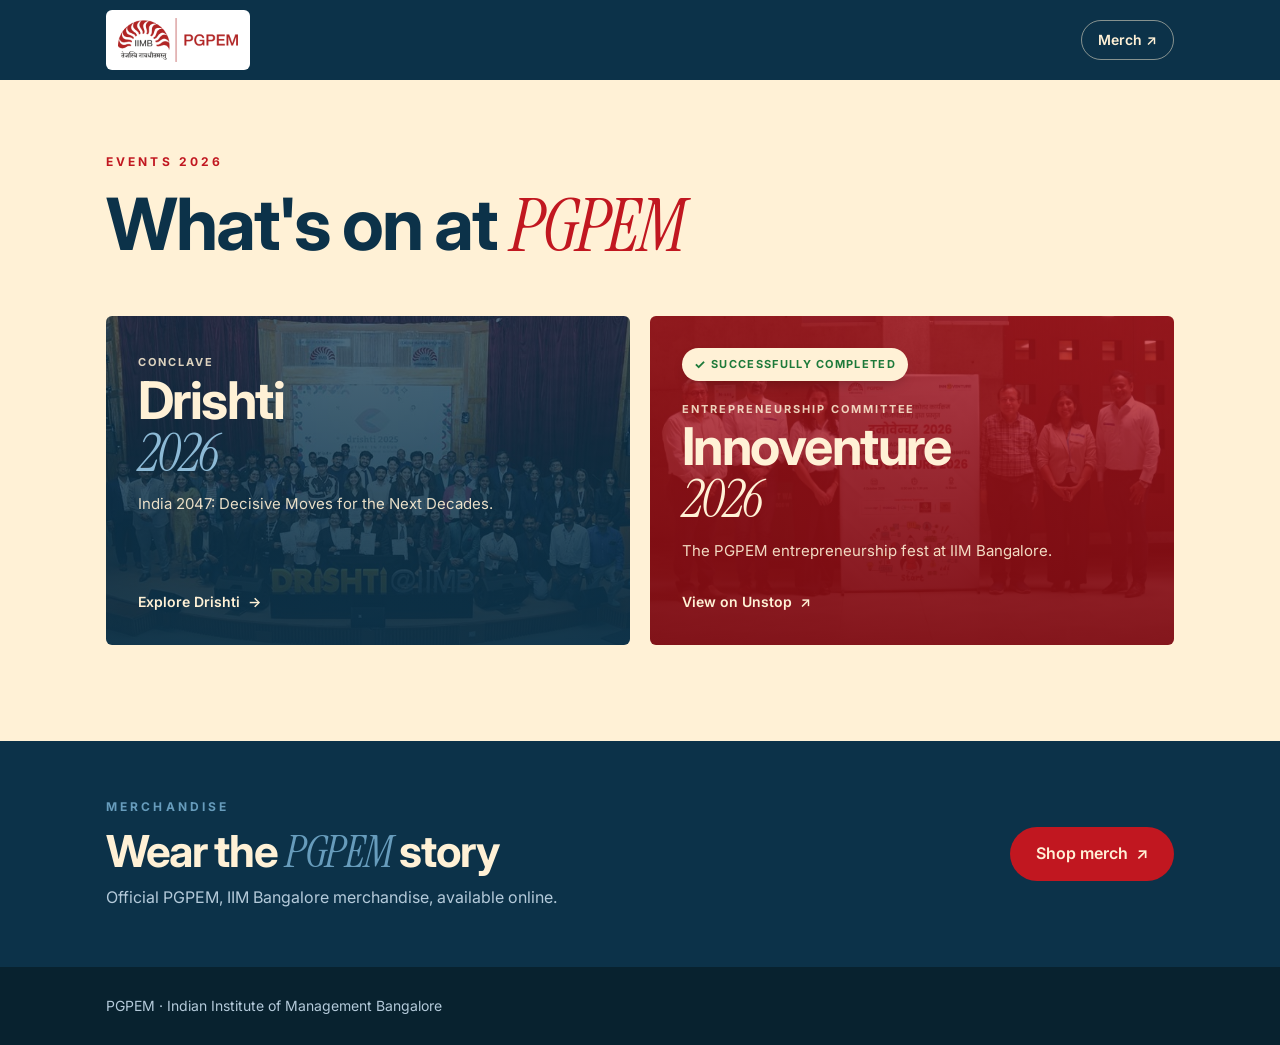
<file: index.html>
<!DOCTYPE html>
<html lang="en">
<head>
<meta charset="utf-8">
<!-- Google tag (gtag.js) -->
<script async src="https://www.googletagmanager.com/gtag/js?id=G-N02T4JXVV4"></script>
<script>
  window.dataLayer = window.dataLayer || [];
  function gtag(){dataLayer.push(arguments);}
  gtag('js', new Date());

  gtag('config', 'G-N02T4JXVV4');
</script>
<meta name="description" content="Drishti 2026 (13-14 Nov) and Innoventure 2026 from the PGPEM programme at IIM Bangalore."><meta property="og:type" content="website"><meta property="og:site_name" content="PGPEM · IIM Bangalore"><meta property="og:title" content="PGPEM Events 2026 · IIM Bangalore"><meta property="og:description" content="Drishti 2026 (13-14 Nov) and Innoventure 2026 from the PGPEM programme at IIM Bangalore."><meta property="og:url" content="https://pgpem.in/"><meta property="og:image" content="https://pgpem.in/images/og-pgpem.jpg"><meta property="og:image:width" content="1200"><meta property="og:image:height" content="630"><meta property="og:image:alt" content="PGPEM Events 2026 · IIM Bangalore"><meta name="twitter:card" content="summary_large_image"><meta name="twitter:title" content="PGPEM Events 2026 · IIM Bangalore"><meta name="twitter:description" content="Drishti 2026 (13-14 Nov) and Innoventure 2026 from the PGPEM programme at IIM Bangalore."><meta name="twitter:image" content="https://pgpem.in/images/og-pgpem.jpg">
<link rel="icon" href="favicon.ico" sizes="any"><link rel="icon" type="image/png" sizes="32x32" href="images/favicon-32.png"><link rel="apple-touch-icon" href="images/apple-touch-icon.png">
<meta name="viewport" content="width=device-width, initial-scale=1, viewport-fit=cover">
<title>PGPEM Events 2026</title>
<link href="https://fonts.googleapis.com/css2?family=Instrument+Serif:ital@0;1&family=Inter:wght@400;500;600;700&display=swap" rel="stylesheet">
<style>
:root{color-scheme:light;--cream:#fff1d6;--paper:#fff8ea;--red:#c11720;--navy:#0c3249;--navy2:#12425f;--sky:#679cbc;--mu:#4f6a7c}
*{box-sizing:border-box}
body{margin:0;min-height:100vh;background:var(--cream);color:var(--navy);font:16px/1.6 Inter,system-ui,sans-serif;-webkit-font-smoothing:antialiased;display:flex;flex-direction:column}
a{color:inherit;text-decoration:none}
.w{max-width:1100px;margin:0 auto;padding:0 16px;width:100%}
header{background:var(--navy);color:var(--cream)}
header .w{display:flex;align-items:center;justify-content:space-between;gap:16px;padding-top:10px;padding-bottom:10px}
.hl{font-size:14px;font-weight:600;color:var(--cream);border:1.5px solid rgba(255,241,214,.5);padding:8px 16px;border-radius:999px;transition:background .2s,color .2s,border-color .2s}.hl:hover,.hl:focus-visible{background:var(--cream);color:var(--navy);border-color:var(--cream)}
.ilg{display:inline-block;background:#fff;padding:8px 12px;border-radius:6px}.ilg img{display:block;height:44px;width:auto}
main{flex:1;padding:72px 0 96px}
.ey{font-size:12px;letter-spacing:.26em;text-transform:uppercase;font-weight:700;color:var(--red);display:flex;align-items:center;gap:12px}

h1{margin:16px 0 0;font-weight:700;letter-spacing:-.03em;line-height:1.04;font-size:clamp(36px,6vw,72px)}
h1 em{font-family:'Instrument Serif',Georgia,serif;font-weight:400;color:var(--red)}
.grid{display:grid;gap:20px;margin-top:52px;grid-template-columns:repeat(auto-fit,minmax(280px,1fr))}
.card{display:flex;flex-direction:column;justify-content:space-between;min-height:300px;padding:32px;border-radius:6px;transition:transform .3s,box-shadow .3s}
.card:hover,.card:focus-visible{transform:translateY(-6px);box-shadow:0 22px 40px -22px rgba(12,50,73,.6)}
.card:focus-visible{outline:3px solid var(--red);outline-offset:3px}
.card.drishti{color:var(--cream);background:linear-gradient(180deg,rgba(12,50,73,.72),rgba(12,50,73,.94)),url(images/drishti.jpg) center/cover var(--navy)}
.card.innov{color:var(--cream);background:linear-gradient(180deg,rgba(193,23,32,.7),rgba(130,12,18,.94)),url(images/innoventure-2026.jpg) center 35%/cover var(--red)}
.flag{display:inline-flex;margin-bottom:14px;align-items:center;gap:6px;background:var(--cream);color:#1d7a3a;font-size:11px;letter-spacing:.12em;text-transform:uppercase;font-weight:700;padding:6px 12px;border-radius:999px;box-shadow:0 6px 16px -8px rgba(0,0,0,.4)}
.flag:before{content:"✓";font-size:13px;letter-spacing:0}
.card small{font-size:11px;letter-spacing:.18em;text-transform:uppercase;font-weight:700;opacity:.85}
.card h2{margin:0;font-weight:700;letter-spacing:-.03em;line-height:1.02;font-size:clamp(34px,4.4vw,52px)}
.card h2 em{display:block;font-family:'Instrument Serif',Georgia,serif;font-weight:400}
.card.drishti h2 em{color:#8dbad6}
.card p{margin:12px 0 0;font-size:15px;opacity:.9}
.go{margin-top:28px;font-weight:600;font-size:14px;display:inline-flex;gap:8px;align-items:center}
.go span{transition:transform .25s}.card:hover .go span{transform:translateX(4px)}
.merch{background:var(--navy);color:var(--cream);padding:56px 0}
.merch .w{display:flex;align-items:center;justify-content:space-between;gap:24px 40px;flex-wrap:wrap}
.merch .ey{color:var(--sky)}
.merch h2{margin:12px 0 0;font-weight:700;letter-spacing:-.03em;line-height:1.05;font-size:clamp(28px,4vw,44px)}
.merch h2 em{font-family:'Instrument Serif',Georgia,serif;font-weight:400;color:var(--sky)}
.merch p{margin:10px 0 0;color:#b4cada;max-width:520px}
.btn{display:inline-flex;gap:8px;align-items:center;background:var(--red);color:var(--cream);font-weight:600;padding:14px 26px;border-radius:999px;transition:transform .25s,background .25s}
.btn:hover,.btn:focus-visible{transform:translateY(-2px);background:#a3121a}.btn:focus-visible{outline:3px solid var(--sky);outline-offset:3px}
footer{background:#08222f;color:#b4cada;padding:28px 0;font-size:14px}
@media(prefers-reduced-motion:reduce){.card,.go span,.btn{transition:none}}
</style>
</head>
<body>
<header><div class="w"><div class="ilg"><img src="images/iimb-pgpem.png" alt="IIM Bangalore · PGPEM" width="120" height="44"></div><a class="hl" href="https://merch.pgpem.in/" target="_blank" rel="noopener">Merch ↗</a></div></header>
<main>
  <div class="w">
    <div class="ey">Events 2026</div>
    <h1>What's on at <em>PGPEM</em></h1>
    <div class="grid">
      <a class="card drishti" href="drishti-2026/index.html">
        <div>
          <small>Conclave</small>
          <h2>Drishti <em>2026</em></h2>
          <p>India 2047: Decisive Moves for the Next Decades.</p>
        </div>
        <div class="go">Explore Drishti <span>→</span></div>
      </a>
      <a class="card innov" href="https://unstop.com/college-fests/innoventure-2026-iim-bangalore-pgpem-indian-institute-of-management-iim-bangalore-513879?lb=useINbTj&amp;utm_medium=Share&amp;utm_source=festival&amp;utm_campaign=Enterpreneurship%20Committee" target="_blank" rel="noopener">
        <div>
          <span class="flag">Successfully completed</span><br>
          <small>Entrepreneurship Committee</small>
          <h2>Innoventure <em>2026</em></h2>
          <p>The PGPEM entrepreneurship fest at IIM Bangalore.</p>
        </div>
        <div class="go">View on Unstop <span>↗</span></div>
      </a>
    </div>
  </div>
</main>
<section class="merch" aria-labelledby="merch-h"><div class="w">
  <div>
    <div class="ey">Merchandise</div>
    <h2 id="merch-h">Wear the <em>PGPEM</em> story</h2>
    <p>Official PGPEM, IIM Bangalore merchandise, available online.</p>
  </div>
  <a class="btn" href="https://merch.pgpem.in/" target="_blank" rel="noopener">Shop merch <span aria-hidden="true">↗</span></a>
</div></section>
<footer><div class="w">PGPEM · Indian Institute of Management Bangalore</div></footer>
</body>
</html>
</file>
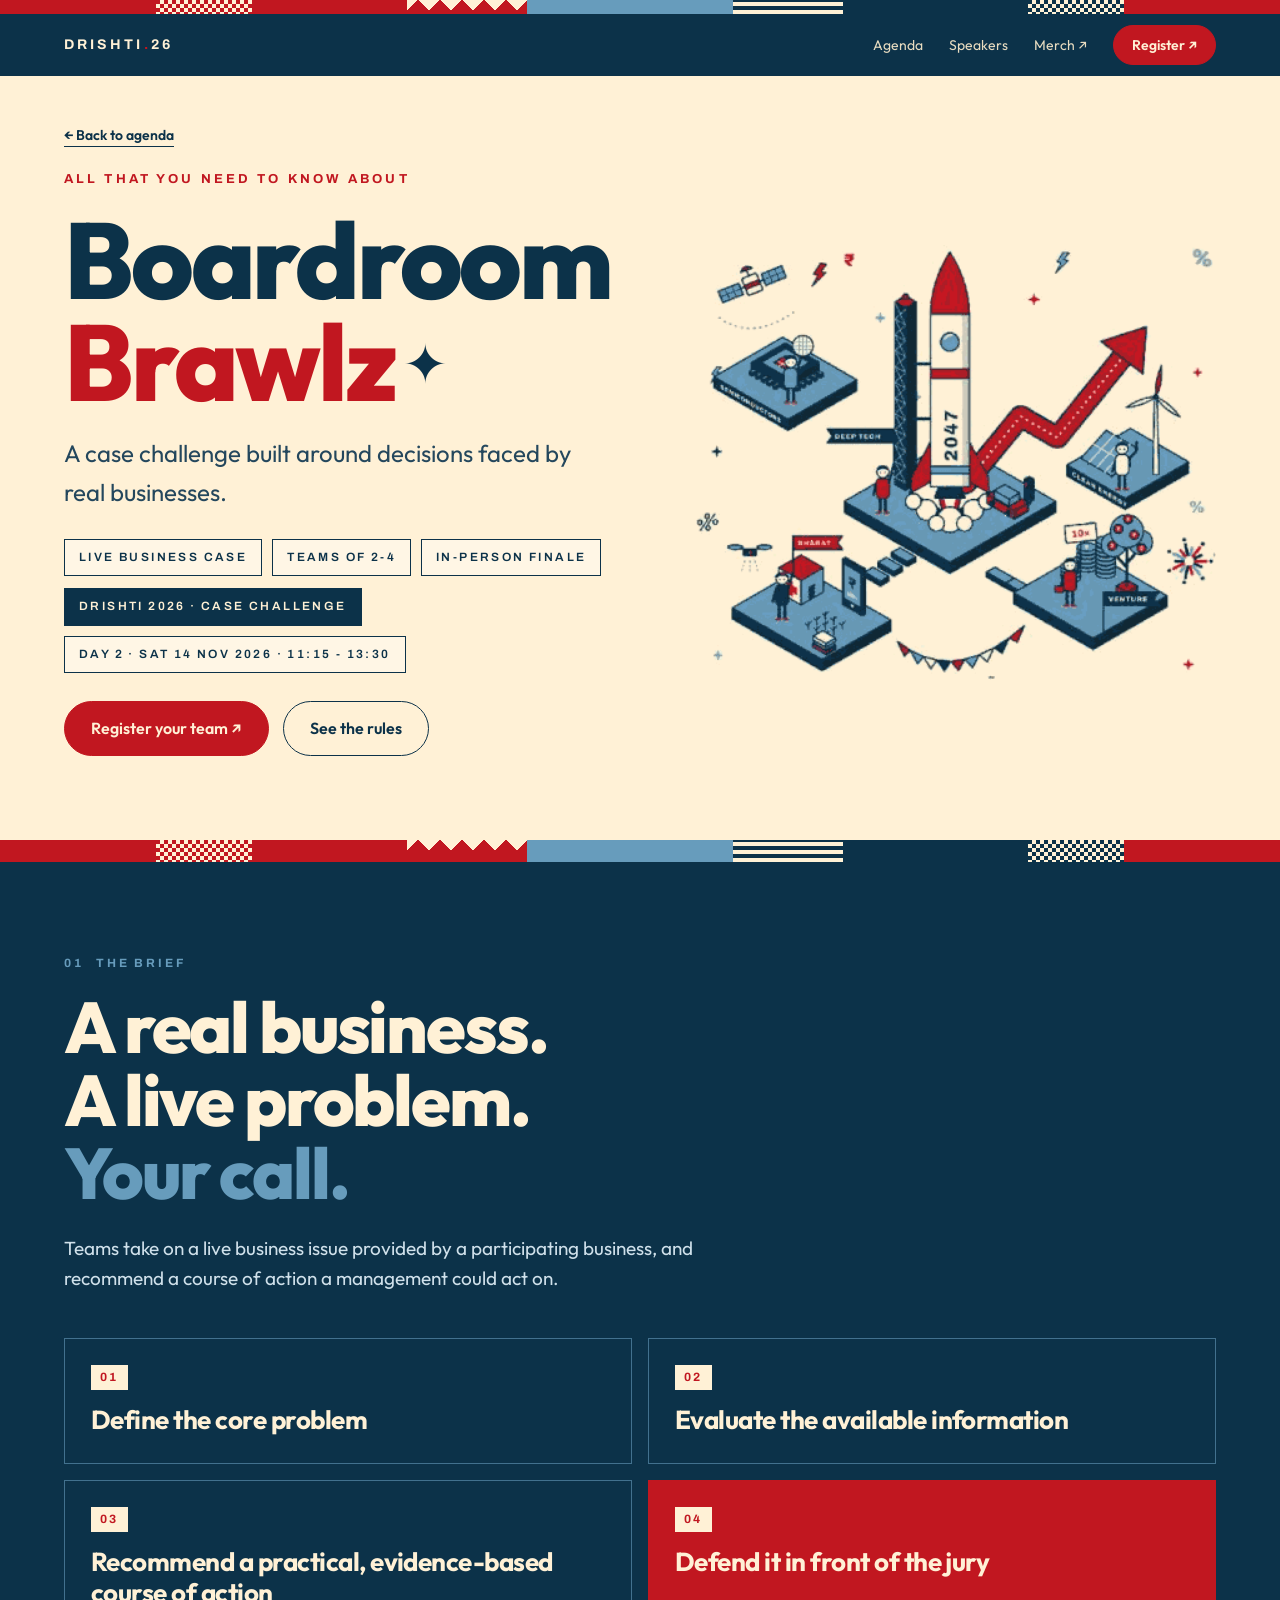
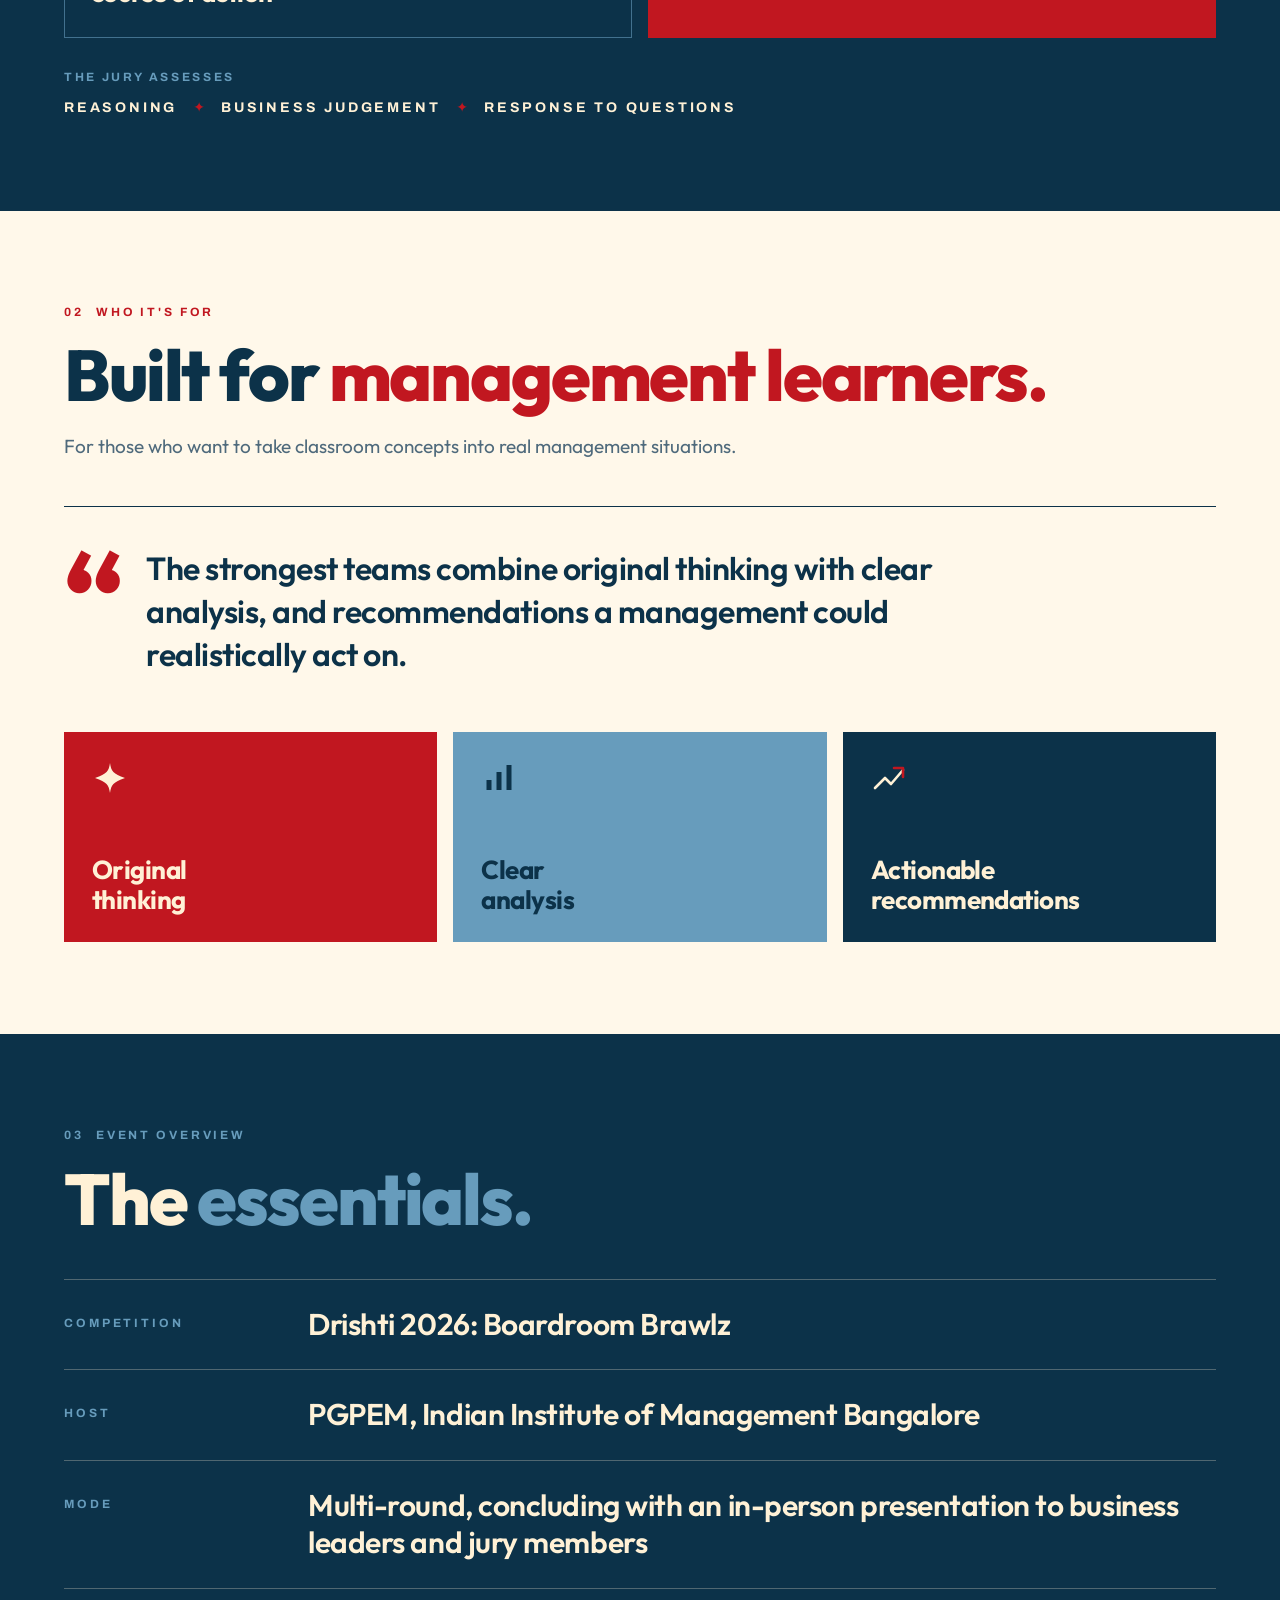
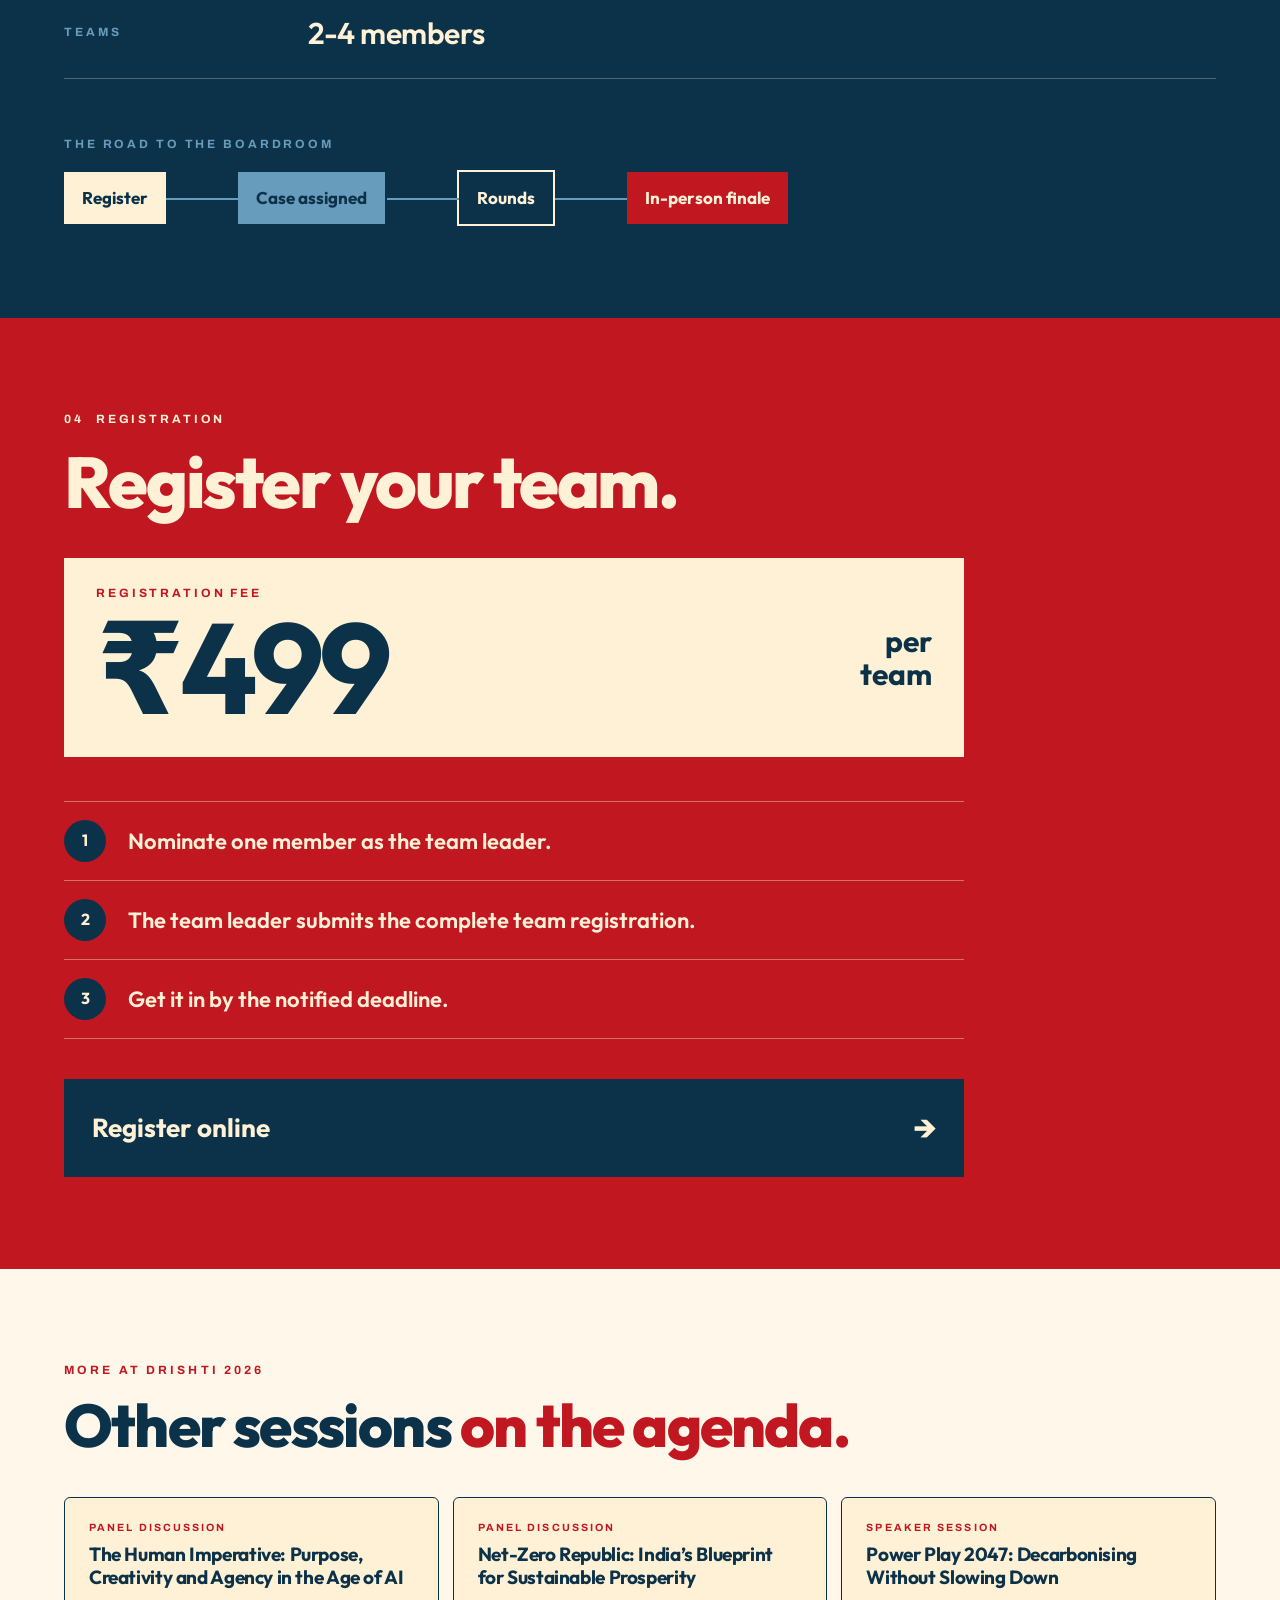
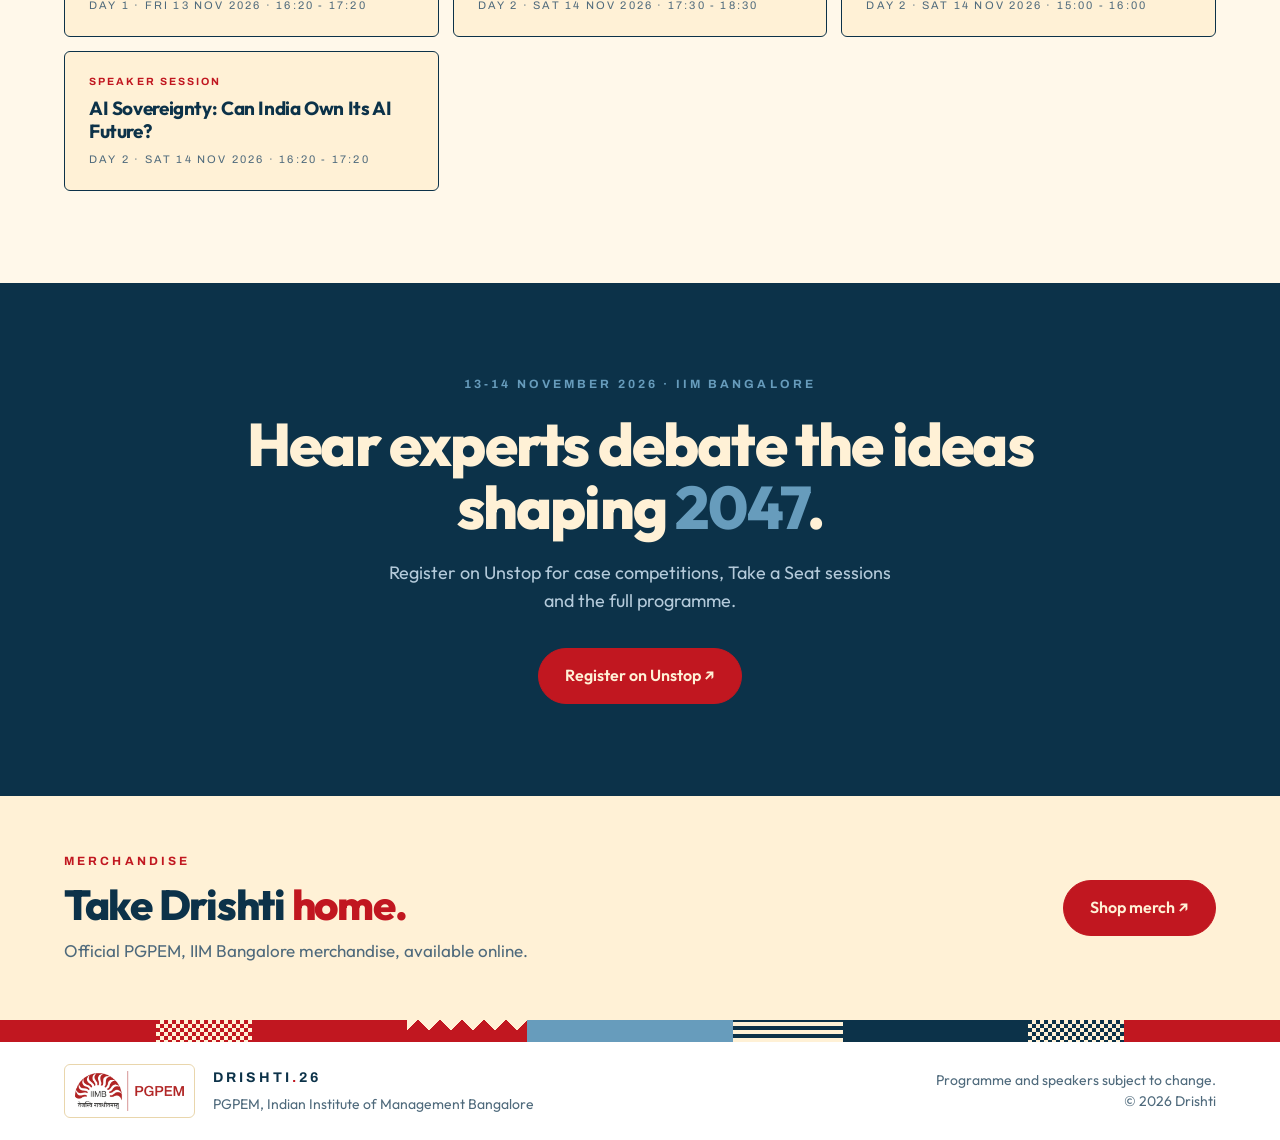
<file: drishti-2026/boardroom-brawlz.html>
<!DOCTYPE html>
<html lang="en"><head><meta charset="utf-8">
<!-- Google tag (gtag.js) -->
<script async src="https://www.googletagmanager.com/gtag/js?id=G-N02T4JXVV4"></script>
<script>
  window.dataLayer = window.dataLayer || [];
  function gtag(){dataLayer.push(arguments);}
  gtag('js', new Date());

  gtag('config', 'G-N02T4JXVV4');
</script>
<meta property="og:type" content="website"><meta property="og:site_name" content="PGPEM · IIM Bangalore"><meta property="og:title" content="Boardroom Brawlz · Drishti 2026 Case Challenge"><meta property="og:description" content="A case challenge built around decisions faced by real businesses. Teams of 2-4 take on a live business case, with an in-person finale at IIM Bangalore. ₹499 per team."><meta property="og:url" content="https://pgpem.in/drishti-2026/boardroom-brawlz.html"><meta property="og:image" content="https://pgpem.in/images/og-drishti.jpg"><meta property="og:image:width" content="1200"><meta property="og:image:height" content="630"><meta property="og:image:alt" content="Boardroom Brawlz · Drishti 2026 Case Challenge"><meta name="twitter:card" content="summary_large_image"><meta name="twitter:title" content="Boardroom Brawlz · Drishti 2026 Case Challenge"><meta name="twitter:description" content="A case challenge built around decisions faced by real businesses. Teams of 2-4 take on a live business case, with an in-person finale at IIM Bangalore. ₹499 per team."><meta name="twitter:image" content="https://pgpem.in/images/og-drishti.jpg">
<link rel="icon" href="../favicon.ico" sizes="any"><link rel="icon" type="image/png" sizes="32x32" href="../images/favicon-32.png"><link rel="apple-touch-icon" href="../images/apple-touch-icon.png">
<meta name="viewport" content="width=device-width, initial-scale=1, viewport-fit=cover">
<title>Boardroom Brawlz · Drishti 2026 Case Challenge</title>
<meta name="description" content="A case challenge built around decisions faced by real businesses. Teams of 2-4 take on a live business case, with an in-person finale at IIM Bangalore. ₹499 per team.">
<link href="https://fonts.googleapis.com/css2?family=Archivo:wght@500;600;700&family=Outfit:wght@300;400;500;600;700;800&display=swap" rel="stylesheet">
<link rel="stylesheet" href="session.css">
<style>
.bb-h .w>.g{grid-template-columns:1fr 1fr}
.bb-h h1{font-size:clamp(52px,8.4vw,116px);line-height:.95}.bb-h h1 .r{color:var(--red)}.bb-h h1 .st{font-size:.5em;vertical-align:.35em;margin-left:.15em;color:var(--navy)}
.bb-h .tag{font-family:Archivo,system-ui,sans-serif;font-size:13px;letter-spacing:.24em;text-transform:uppercase;font-weight:700;color:var(--red)}
.bb-h p.in{font-size:clamp(19px,2vw,24px);margin:22px 0 0;max-width:520px;color:#24475d}
.bb-h .chips span{font-size:12px;letter-spacing:.2em;text-transform:uppercase;border-radius:0;padding:8px 14px}
.bb-rk{display:block;width:100%;max-width:520px;height:auto;justify-self:end}
.bb-n{font-family:Archivo,system-ui,sans-serif;font-size:12px;letter-spacing:.24em;font-weight:700;text-transform:uppercase;display:flex;align-items:center;gap:12px;color:var(--sky)}.bb-n b{color:inherit}.bb-n:before{display:none}
.l .bb-n{color:var(--red)}
.bb-n i{display:none}
.bb-big{font-size:clamp(36px,5.6vw,72px);margin-top:16px;line-height:1.02}
.bb-p{font-size:19px;max-width:720px;margin:24px 0 0;color:#cfe0ea}
.bb-steps{display:grid;grid-template-columns:repeat(2,minmax(0,1fr));gap:16px;margin-top:44px}
.bb-st{border:1.5px solid rgba(103,156,188,.6);padding:24px 26px 28px}.bb-st span{display:inline-block;background:var(--cream);color:var(--red);font-family:Archivo,system-ui,sans-serif;font-size:12px;font-weight:700;letter-spacing:.2em;padding:3px 9px}
.bb-st h3{font-size:clamp(20px,2.2vw,26px);margin-top:14px;letter-spacing:-.02em;line-height:1.2}
.bb-st.hi{background:var(--red);border-color:var(--red)}
.bb-jr{margin-top:30px}.bb-jr small{display:block;font-family:Archivo,system-ui,sans-serif;font-size:12px;letter-spacing:.22em;text-transform:uppercase;font-weight:700;color:var(--sky)}
.bb-jr ul{list-style:none;padding:0;margin:10px 0 0;display:flex;flex-wrap:wrap;gap:6px 0;font-family:Archivo,system-ui,sans-serif;font-size:14px;letter-spacing:.2em;text-transform:uppercase;font-weight:700}
.bb-jr li+li:before{content:"✦";color:var(--red);margin:0 16px;letter-spacing:0}
.bb-q{display:grid;grid-template-columns:auto 1fr;gap:22px;border-top:1.5px solid var(--navy);margin-top:44px;padding-top:40px}
.bb-q:before{content:"\201C";font:800 120px/.8 Outfit,sans-serif;color:var(--red)}
.bb-q p{margin:0;font-size:clamp(22px,2.6vw,32px);font-weight:600;line-height:1.35;letter-spacing:-.015em;max-width:880px}
.bb-tl{display:grid;grid-template-columns:repeat(3,minmax(0,1fr));gap:16px;margin-top:56px}
.bb-t{min-height:210px;padding:28px;display:flex;flex-direction:column;justify-content:space-between;color:var(--cream)}
.bb-t svg{width:36px;height:36px;fill:none;stroke:currentColor;stroke-width:2.6;stroke-linecap:round;stroke-linejoin:round}
.bb-t h3{font-size:clamp(20px,2.2vw,26px);line-height:1.15;letter-spacing:-.02em}
.bb-t.t1{background:var(--red)}.bb-t.t2{background:var(--sky);color:var(--navy)}.bb-t.t3{background:var(--navy)}.bb-t.t3 svg .r{stroke:var(--red)}
.bb-es{margin-top:44px;border-top:1px solid rgba(255,241,214,.28)}
.bb-es div{display:grid;grid-template-columns:220px 1fr;gap:24px;padding:26px 0;border-bottom:1px solid rgba(255,241,214,.28)}
.bb-es dt{font-family:Archivo,system-ui,sans-serif;font-size:12px;letter-spacing:.24em;text-transform:uppercase;font-weight:700;color:var(--sky);padding-top:8px}
.bb-es dd{margin:0;font-size:clamp(20px,2.4vw,30px);font-weight:600;line-height:1.25;letter-spacing:-.015em}
.bb-rd{margin-top:56px}.bb-rd>small{display:block;font-family:Archivo,system-ui,sans-serif;font-size:12px;letter-spacing:.24em;text-transform:uppercase;font-weight:700;color:var(--sky)}
.bb-rd ol{list-style:none;padding:0;margin:16px 0 0;display:flex;align-items:center}
.bb-rd li{padding:12px 18px;font-weight:700;font-size:17px;white-space:nowrap}
.bb-rd li+li{margin-left:72px;position:relative}.bb-rd li+li:before{content:"";position:absolute;right:100%;top:50%;width:72px;height:2px;background:var(--sky)}
.bb-rd .s1{background:var(--cream);color:var(--navy)}.bb-rd .s2{background:var(--sky);color:var(--navy)}.bb-rd .s3{border:2px solid var(--cream)}.bb-rd .s4{background:var(--red)}
.bb-rg{background:var(--red);color:var(--cream)}.bb-rg .bb-n{color:var(--cream)}
.bb-fee{display:flex;justify-content:space-between;align-items:center;gap:20px;background:var(--cream);color:var(--navy);padding:26px 32px;margin-top:40px;max-width:900px}
.bb-fee small{display:block;font-family:Archivo,system-ui,sans-serif;font-size:12px;letter-spacing:.24em;text-transform:uppercase;font-weight:700;color:var(--red)}
.bb-fee b{display:block;font-size:clamp(72px,10vw,128px);line-height:1;letter-spacing:-.04em}.bb-fee span{font-size:clamp(22px,2.6vw,30px);font-weight:700;line-height:1.1;text-align:right}
.bb-rs{list-style:none;padding:0;margin:44px 0 0;max-width:900px;border-top:1px solid rgba(255,241,214,.4);counter-reset:r}
.bb-rs li{display:flex;align-items:center;gap:22px;padding:18px 0;border-bottom:1px solid rgba(255,241,214,.4);font-size:clamp(18px,2vw,22px);font-weight:600;counter-increment:r}
.bb-rs li:before{content:counter(r);flex:none;display:grid;place-items:center;width:42px;height:42px;border-radius:50%;background:var(--navy);font-size:16px;font-weight:700}
.bb-go{display:flex;justify-content:space-between;align-items:center;max-width:900px;margin-top:40px;background:var(--navy);color:var(--cream);padding:22px 28px;font-size:clamp(20px,2.4vw,26px);font-weight:700;transition:.25s}
.bb-go:hover{background:#08222f;transform:translateY(-3px)}.bb-go span{font-size:1.3em;transition:transform .25s}.bb-go:hover span{transform:translateX(6px)}
@media(max-width:900px){.bb-h .w>.g{grid-template-columns:1fr}.bb-rk{justify-self:center;max-width:420px}.bb-rd ol{flex-direction:column;align-items:flex-start}.bb-rd li+li{margin:36px 0 0}.bb-rd li+li:before{right:auto;left:28px;top:auto;bottom:100%;width:2px;height:36px}}
@media(max-width:700px){.bb-steps,.bb-tl{grid-template-columns:1fr}.bb-t{min-height:150px}.bb-es div{grid-template-columns:1fr;gap:6px}.bb-q{grid-template-columns:1fr;gap:4px}.bb-q:before{font-size:90px}.bb-fee{padding:22px}.bb-jr li+li:before{margin:0 10px}}
</style>
</head><body>
<nav><div class="fs th"></div><div class="w"><a class="lg" href="index.html">DRISHTI<i>.</i>26</a><div class="nl"><a href="index.html#agenda">Agenda</a><a href="index.html#speakers">Speakers</a><a class="mr" href="https://merch.pgpem.in/" target="_blank" rel="noopener">Merch ↗</a><a class="b sm" data-reg href="#" target="_blank" rel="noopener">Register ↗</a></div></div></nav>
<header class="sh bb-h"><div class="w"><a class="back" href="index.html#agenda">← Back to agenda</a><div class="g"><div>
<div class="tag">All that you need to know about</div>
<h1>Boardroom<br><span class="r">Brawlz</span><span class="st" aria-hidden="true">✦</span></h1>
<p class="in">A case challenge built around decisions faced by real businesses.</p>
<div class="chips"><span>Live business case</span><span>Teams of 2-4</span><span>In-person finale</span></div>
<div class="chips" style="margin-top:12px"><span class="rd">Drishti 2026 · Case challenge</span><span>Day 2 · Sat 14 Nov 2026 · 11:15 - 13:30</span></div>
<div class="row"><a class="b" href="https://unstop.com/competitions/boardroom-brawlz-drishti-2026-hosted-by-pgpem-iim-bangalore-iim-bangalore-1769913" target="_blank" rel="noopener">Register your team ↗</a><a class="b g" href="#brief">See the rules</a></div></div>
<img class="bb-rk" src="../images/boardroom-brawlz-rocket.png" alt="Illustration of a 2047 rocket launching above deep tech, semiconductors, clean energy, venture and Bharat platforms" width="416" height="348"></div></div></header>
<div class="fs"></div>

<section id="brief" class="d"><div class="w"><div class="bb-n rv"><b>01</b><i></i>The brief</div>
<h2 class="bb-big rv">A real business.<br>A live problem.<br><em class="s">Your call.</em></h2>
<p class="bb-p rv">Teams take on a live business issue provided by a participating business, and recommend a course of action a management could act on.</p>
<div class="bb-steps"><div class="bb-st rv"><span>01</span><h3>Define the core problem</h3></div><div class="bb-st rv"><span>02</span><h3>Evaluate the available information</h3></div><div class="bb-st rv"><span>03</span><h3>Recommend a practical, evidence-based course of action</h3></div><div class="bb-st hi rv"><span>04</span><h3>Defend it in front of the jury</h3></div></div>
<div class="bb-jr rv"><small>The jury assesses</small><ul><li>Reasoning</li><li>Business judgement</li><li>Response to questions</li></ul></div></div></section>

<section class="l"><div class="w"><div class="bb-n rv"><b>02</b><i></i>Who it's for</div>
<h2 class="bb-big rv">Built for <em class="s">management learners.</em></h2>
<p class="lead rv">For those who want to take classroom concepts into real management situations.</p>
<blockquote class="bb-q rv" style="margin-left:0;margin-right:0"><p>The strongest teams combine original thinking with clear analysis, and recommendations a management could realistically act on.</p></blockquote>
<div class="bb-tl"><div class="bb-t t1 rv"><svg viewBox="0 0 36 36" aria-hidden="true"><path d="M18 3c1.2 8 3 11 15 15-12 4-13.8 7-15 15-1.2-8-3-11-15-15 12-4 13.8-7 15-15z" fill="currentColor" stroke="none"/></svg><h3>Original<br>thinking</h3></div><div class="bb-t t2 rv"><svg viewBox="0 0 36 36" aria-hidden="true"><path d="M8 30V20M18 30V12M28 30V5" stroke-width="5" stroke-linecap="butt"/></svg><h3>Clear<br>analysis</h3></div><div class="bb-t t3 rv"><svg viewBox="0 0 36 36" aria-hidden="true"><path d="M4 28l10-10 6 6 12-14"/><path class="r" d="M23 8h9v9"/></svg><h3>Actionable recommendations</h3></div></div></div></section>

<section class="d"><div class="w"><div class="bb-n rv"><b>03</b><i></i>Event overview</div>
<h2 class="bb-big rv">The <em class="s">essentials.</em></h2>
<dl class="bb-es rv" style="margin-bottom:0"><div><dt>Competition</dt><dd>Drishti 2026: Boardroom Brawlz</dd></div><div><dt>Host</dt><dd>PGPEM, Indian Institute of Management Bangalore</dd></div><div><dt>Mode</dt><dd>Multi-round, concluding with an in-person presentation to business leaders and jury members</dd></div><div><dt>Teams</dt><dd>2-4 members</dd></div></dl>
<div class="bb-rd rv"><small>The road to the boardroom</small><ol><li class="s1">Register</li><li class="s2">Case assigned</li><li class="s3">Rounds</li><li class="s4">In-person finale</li></ol></div></div></section>

<section id="register" class="bb-rg"><div class="w"><div class="bb-n rv"><b>04</b><i></i>Registration</div>
<h2 class="bb-big rv">Register your team.</h2>
<div class="bb-fee rv"><div><small>Registration fee</small><b>₹499</b></div><span>per<br>team</span></div>
<ol class="bb-rs rv"><li>Nominate one member as the team leader.</li><li>The team leader submits the complete team registration.</li><li>Get it in by the notified deadline.</li></ol>
<a class="bb-go rv" href="https://unstop.com/competitions/boardroom-brawlz-drishti-2026-hosted-by-pgpem-iim-bangalore-iim-bangalore-1769913" target="_blank" rel="noopener">Register online <span>→</span></a></div></section>

<section class="l"><div class="w"><div class="ey rv">More at Drishti 2026</div><h2 class="rv" style="margin-top:14px">Other sessions <em class="s">on the agenda.</em></h2><div class="os"><a class="oi rv" href="panel-human-imperative.html"><small>Panel Discussion</small><b>The Human Imperative: Purpose, Creativity and Agency in the Age of AI</b><span>Day 1 · Fri 13 Nov 2026 · 16:20 - 17:20</span></a><a class="oi rv" href="panel-net-zero-republic.html"><small>Panel Discussion</small><b>Net-Zero Republic: India’s Blueprint for Sustainable Prosperity</b><span>Day 2 · Sat 14 Nov 2026 · 17:30 - 18:30</span></a><a class="oi rv" href="speaker-power-play-2047.html"><small>Speaker Session</small><b>Power Play 2047: Decarbonising Without Slowing Down</b><span>Day 2 · Sat 14 Nov 2026 · 15:00 - 16:00</span></a><a class="oi rv" href="speaker-ai-sovereignty.html"><small>Speaker Session</small><b>AI Sovereignty: Can India Own Its AI Future?</b><span>Day 2 · Sat 14 Nov 2026 · 16:20 - 17:20</span></a></div></div></section>
<section class="cta"><div class="w"><div class="ey">13-14 November 2026 · IIM Bangalore</div><h2>Hear experts debate the ideas shaping <em class="s">2047</em>.</h2><p>Register on Unstop for case competitions, Take a Seat sessions and the full programme.</p><a class="b" data-reg href="#" target="_blank" rel="noopener">Register on Unstop ↗</a></div></section>
<section class="mch" aria-labelledby="mch-h"><div class="w"><div><div class="ey">Merchandise</div><h2 id="mch-h">Take Drishti <em class="s">home.</em></h2><p>Official PGPEM, IIM Bangalore merchandise, available online.</p></div><a class="b" href="https://merch.pgpem.in/" target="_blank" rel="noopener">Shop merch ↗</a></div></section>
<div class="fs"></div>
<footer><div class="w"><div class="fb"><div class="ilg"><img src="../images/iimb-pgpem.png" alt="IIM Bangalore · PGPEM" width="130" height="48"></div><div><div class="lg">DRISHTI<i>.</i>26</div><p>PGPEM, Indian Institute of Management Bangalore</p></div></div><p class="fn">Programme and speakers subject to change.<br>© 2026 Drishti</p></div></footer>
<script src="session.js"></script>
</body></html>
</file>
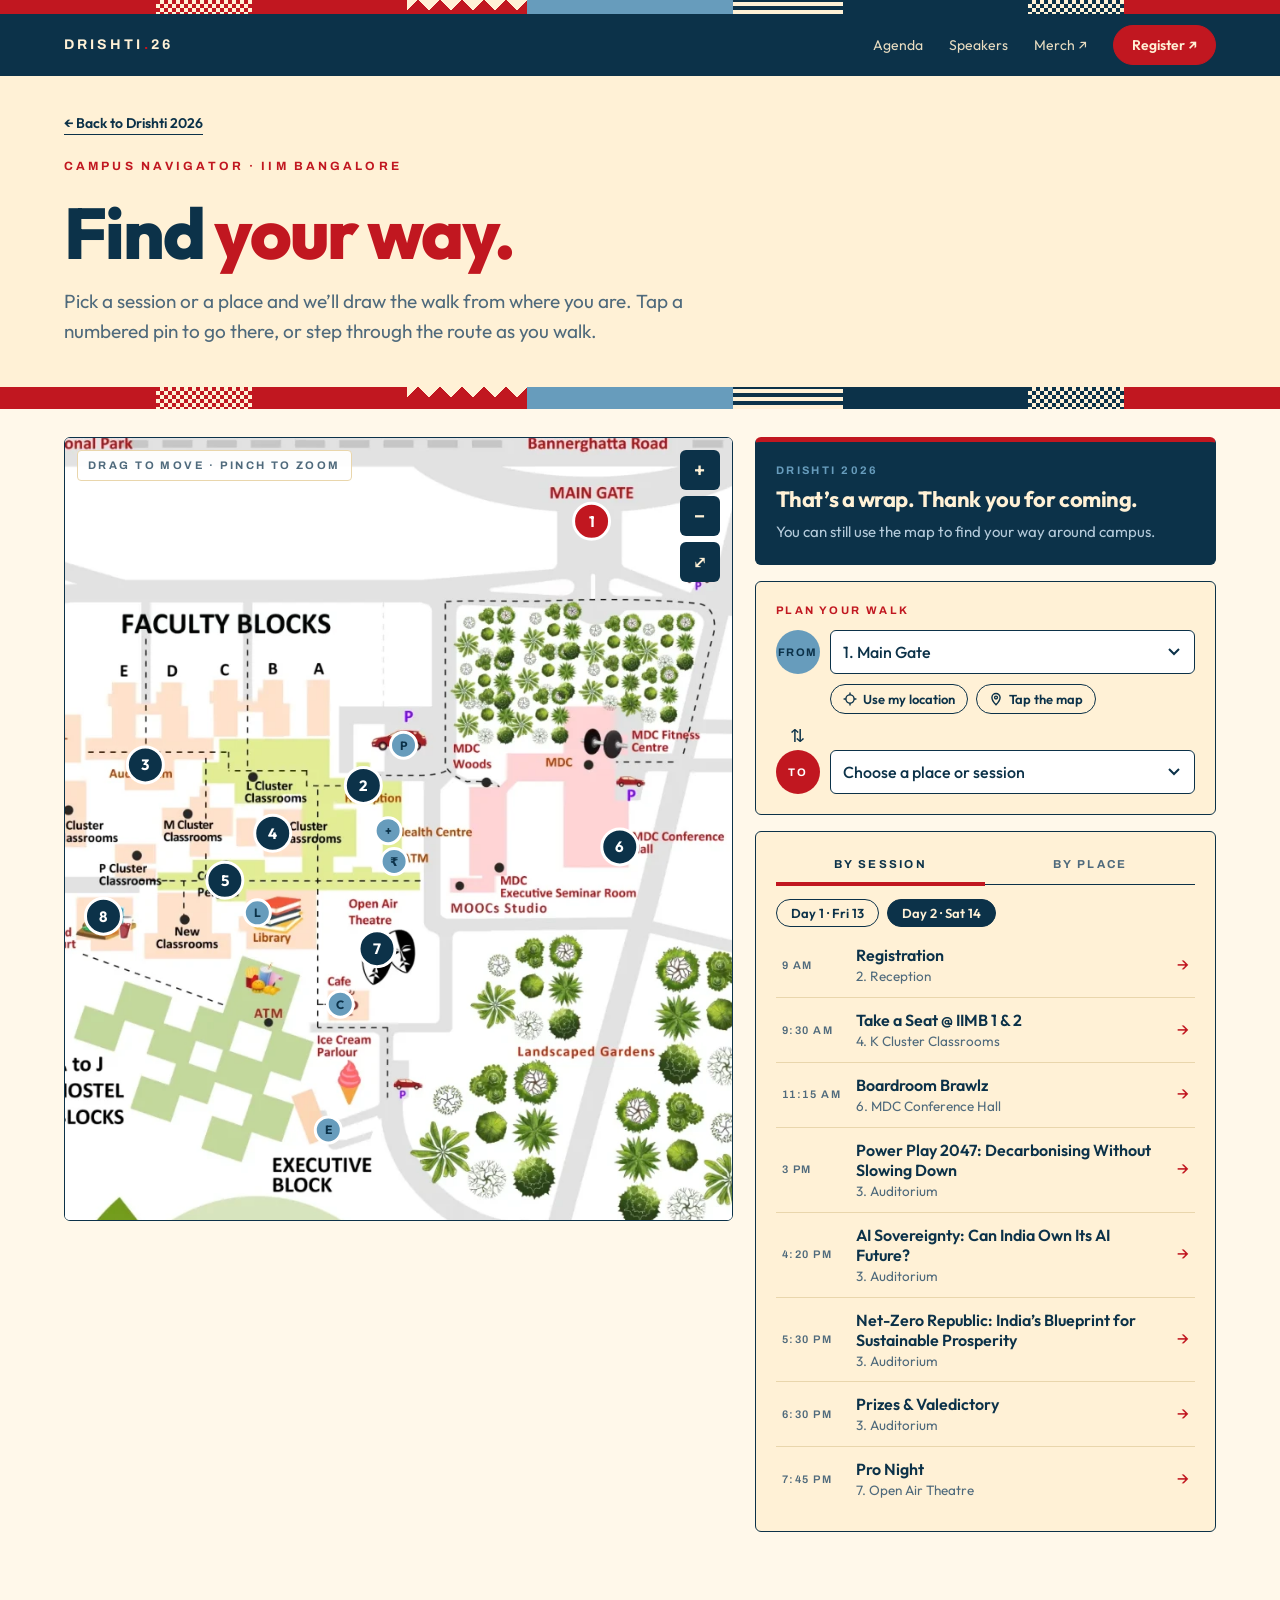
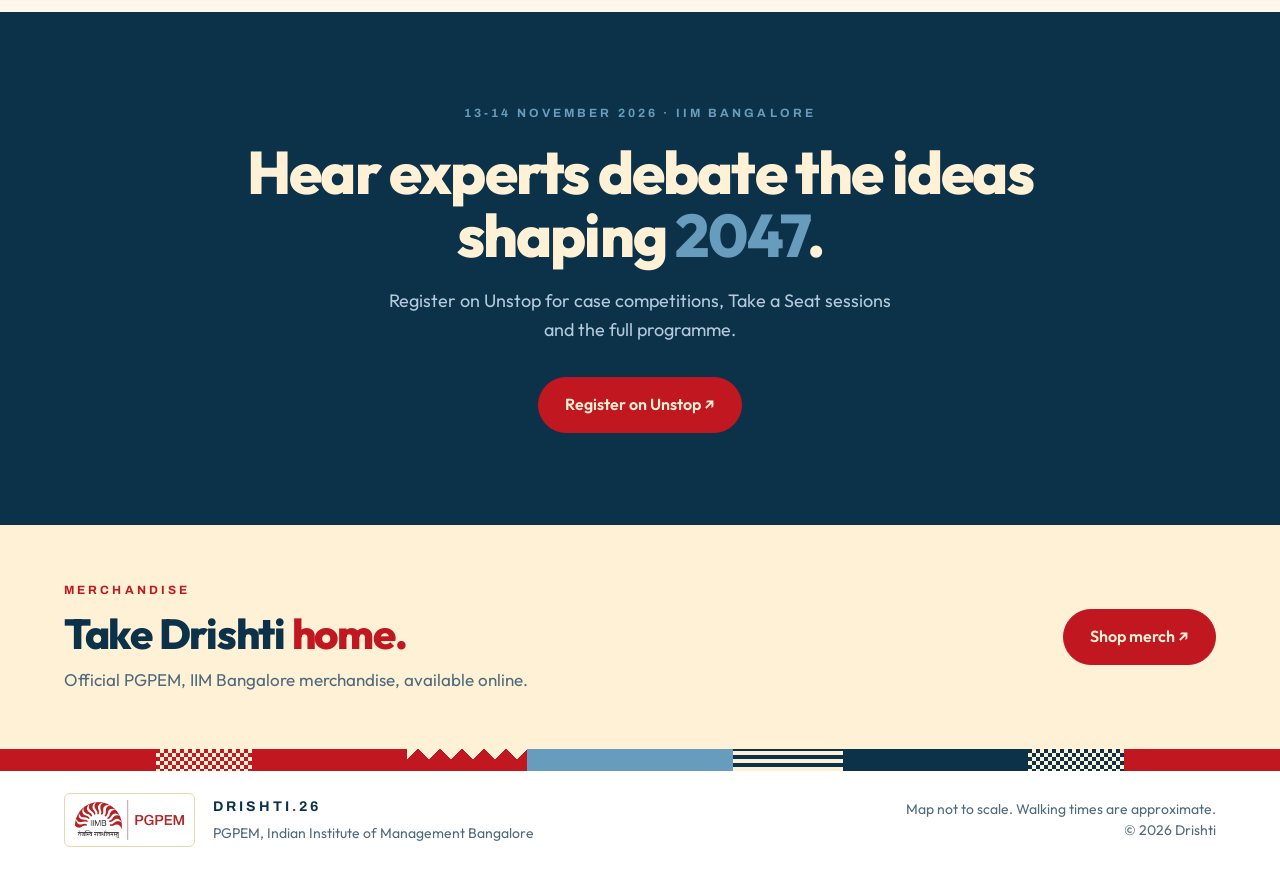
<file: drishti-2026/navigate.html>
<!DOCTYPE html>
<html lang="en"><head><meta charset="utf-8">
<!-- Google tag (gtag.js) -->
<script async src="https://www.googletagmanager.com/gtag/js?id=G-N02T4JXVV4"></script>
<script>
  window.dataLayer = window.dataLayer || [];
  function gtag(){dataLayer.push(arguments);}
  gtag('js', new Date());

  gtag('config', 'G-N02T4JXVV4');
</script>
<meta property="og:type" content="website"><meta property="og:site_name" content="PGPEM · IIM Bangalore"><meta property="og:title" content="Campus Navigator · Drishti 2026"><meta property="og:description" content="Find your way around IIM Bangalore at Drishti 2026. Pick a session and get walking directions to its venue."><meta property="og:url" content="https://pgpem.in/drishti-2026/navigate.html"><meta property="og:image" content="https://pgpem.in/images/og-drishti.jpg"><meta property="og:image:width" content="1200"><meta property="og:image:height" content="630"><meta property="og:image:alt" content="Campus Navigator · Drishti 2026"><meta name="twitter:card" content="summary_large_image"><meta name="twitter:title" content="Campus Navigator · Drishti 2026"><meta name="twitter:description" content="Find your way around IIM Bangalore at Drishti 2026. Pick a session and get walking directions to its venue."><meta name="twitter:image" content="https://pgpem.in/images/og-drishti.jpg">
<link rel="icon" href="../favicon.ico" sizes="any"><link rel="icon" type="image/png" sizes="32x32" href="../images/favicon-32.png"><link rel="apple-touch-icon" href="../images/apple-touch-icon.png">
<meta name="viewport" content="width=device-width, initial-scale=1, viewport-fit=cover">
<title>Campus Navigator · Drishti 2026</title>
<meta name="description" content="Find your way around IIM Bangalore at Drishti 2026. Pick a session and get walking directions to its venue.">
<link href="https://fonts.googleapis.com/css2?family=Archivo:wght@500;600;700&family=Outfit:wght@300;400;500;600;700;800&display=swap" rel="stylesheet">
<link rel="stylesheet" href="session.css">
<style>
.sh{padding:34px 0 40px}.sh h1{font-size:clamp(38px,5.6vw,76px)}.sh .lead{margin-top:16px}
.lab{font-family:Archivo,system-ui,sans-serif;font-size:11px;letter-spacing:.22em;text-transform:uppercase;font-weight:700}
.app{background:var(--paper);padding:28px 0 80px}
.ap{display:grid;grid-template-columns:minmax(0,1.45fr) minmax(320px,1fr);gap:22px;align-items:start}
.mc{position:sticky;top:92px;height:calc(100vh - 116px);min-height:460px;background:#fff;border:1.5px solid var(--navy);border-radius:6px;overflow:hidden}
#map{display:block;width:100%;height:100%;touch-action:none;cursor:grab;user-select:none;-webkit-user-select:none}#map.drag{cursor:grabbing}#map.pick{cursor:crosshair}
.pin{cursor:pointer}.pin:focus{outline:none}.pin:focus-visible .pc{stroke:var(--sky);stroke-width:5}
.pin text{font:700 15px Outfit,system-ui,sans-serif;fill:#fff;text-anchor:middle;dominant-baseline:central;pointer-events:none}
.pin.es text{font-size:12px;fill:var(--navy)}
.pin .ring{fill:none;stroke:var(--red);stroke-width:3;opacity:0}
.pin.to .ring{animation:ring 1.6s ease-out infinite}.pin.to .pc{fill:var(--red)}.pin.es.to text{fill:#fff}
.pin .tip{opacity:0;transition:opacity .2s}.pin.to .tip,.pin.fr .tip,.pin:hover .tip{opacity:1}
.tip rect{fill:var(--navy)}.tip text{font:600 13px Outfit,system-ui,sans-serif;fill:var(--cream);text-anchor:start}
@keyframes ring{0%{r:18;opacity:.9}100%{r:40;opacity:0}}
#me .halo{fill:var(--sky);opacity:.35;animation:halo 2s ease-out infinite}@keyframes halo{0%{r:10;opacity:.5}100%{r:34;opacity:0}}
@media(prefers-reduced-motion:reduce){.pin.to .ring,#me .halo{animation:none}}
.zc{position:absolute;top:12px;right:12px;display:flex;flex-direction:column;gap:6px}
.zc button,.ic{width:40px;height:40px;border-radius:6px;border:0;background:var(--navy);color:var(--cream);font:600 20px/1 Outfit,sans-serif;cursor:pointer;display:grid;place-items:center}
.zc button:hover{background:var(--red)}
.mh{position:absolute;left:12px;top:12px;background:rgba(255,255,255,.92);border:1px solid var(--ln);border-radius:4px;padding:6px 10px;color:var(--mu);pointer-events:none;max-width:calc(100% - 80px)}
.pk{position:absolute;left:50%;top:12px;transform:translateX(-50%);background:var(--sky);color:var(--navy);border-radius:999px;padding:8px 8px 8px 18px;font-weight:600;font-size:14px;display:none;align-items:center;gap:12px;white-space:nowrap;box-shadow:0 10px 24px -12px rgba(12,50,73,.6)}
.pk button{border:0;background:var(--navy);color:var(--cream);border-radius:999px;padding:6px 12px;font:600 13px Outfit,sans-serif;cursor:pointer}
.mc.picking .pk{display:flex}.mc.picking .mh{display:none}
.stp{position:absolute;left:12px;right:12px;bottom:12px;background:var(--navy);color:var(--cream);border-radius:6px;padding:16px 18px;display:none;gap:14px;align-items:center;box-shadow:0 18px 40px -18px rgba(12,50,73,.8)}
.mc.stepping .stp{display:flex}.stp .lab{color:var(--sky)}.stp p{margin:4px 0 0;font-size:16px;line-height:1.4;font-weight:500}.stp .tx{flex:1;min-width:0}
.stp .ic{background:rgba(255,241,214,.12);flex:none}.stp .ic:hover{background:var(--red)}.stp .ic:disabled{opacity:.35;cursor:default;background:rgba(255,241,214,.12)}
.stp .x{position:absolute;top:-14px;right:-6px;width:30px;height:30px;font-size:16px;background:var(--red)}
.pn{display:flex;flex-direction:column;gap:16px}
.cd{background:var(--cream);border:1.5px solid var(--navy);border-radius:6px;padding:20px}
.lv{background:var(--navy);color:var(--cream);border-color:var(--navy);border-top:5px solid var(--red)}
.lv .lab{color:var(--sky)}.lv h3{font-size:22px;margin:8px 0 6px;letter-spacing:-.02em;line-height:1.15}.lv .mt{color:#b4cada;font-size:15px}
.lv .b{margin-top:14px;padding:10px 20px;font-size:15px}.lv .nx{margin-top:14px;padding-top:12px;border-top:1px solid rgba(255,241,214,.18);font-size:14px;color:#b4cada}.lv .nx b{color:var(--cream);font-weight:600}
.rp .lab{color:var(--red)}
.fld{display:grid;grid-template-columns:44px 1fr;gap:10px;align-items:center;margin-top:10px}
.dot{width:44px;height:44px;border-radius:50%;display:grid;place-items:center;font:700 11px Archivo,sans-serif;letter-spacing:.12em;color:#fff}.dot.f{background:var(--sky);color:var(--navy)}.dot.t{background:var(--red)}
select{width:100%;appearance:none;-webkit-appearance:none;background:#fff url("data:image/svg+xml,%3Csvg xmlns='http://www.w3.org/2000/svg' width='12' height='8'%3E%3Cpath d='M1 1l5 5 5-5' fill='none' stroke='%230c3249' stroke-width='2'/%3E%3C/svg%3E") no-repeat right 14px center;border:1.5px solid var(--navy);border-radius:6px;padding:11px 36px 11px 12px;font:500 16px Outfit,system-ui,sans-serif;color:var(--navy);cursor:pointer}
select:focus-visible,button:focus-visible,a:focus-visible{outline:3px solid var(--sky);outline-offset:2px}
.ops{display:flex;gap:8px;flex-wrap:wrap;margin:10px 0 0 54px}
.chipb{border:1.5px solid var(--navy);background:transparent;color:var(--navy);border-radius:999px;padding:6px 12px;font:600 13px Outfit,sans-serif;cursor:pointer;display:inline-flex;gap:6px;align-items:center}.chipb:hover{background:var(--navy);color:var(--cream)}
.chipb svg{width:14px;height:14px}
.sw{margin:8px 0 0 3px;width:38px;height:28px;border:0;background:none;color:var(--navy);cursor:pointer;font-size:18px;border-radius:4px}.sw:hover{color:var(--red)}
.msg{margin:12px 0 0;font-size:14px;color:var(--mu);background:#fff;border-left:3px solid var(--sky);padding:10px 12px;border-radius:0 4px 4px 0;display:none}.msg.on{display:block}.msg a{color:var(--red);font-weight:600;border-bottom:1.5px solid currentColor}
.rr{margin-top:18px;padding-top:16px;border-top:1.5px solid var(--ln);display:none}.rr.on{display:block}
.sm{display:flex;align-items:baseline;gap:12px;flex-wrap:wrap}.sm b{font:300 46px/1 Outfit,sans-serif;color:var(--red);letter-spacing:-.02em}.sm span{color:var(--mu);font-size:15px}
.dsc{margin:10px 0 0;font-size:15px;color:#24475d}
ol.st{list-style:none;margin:14px 0 0;padding:0;counter-reset:s}
ol.st li{position:relative;padding:10px 10px 10px 42px;border-radius:6px;cursor:pointer;font-size:15px;line-height:1.4;transition:background .2s}
ol.st li:hover{background:rgba(103,156,188,.16)}ol.st li.on{background:var(--navy);color:var(--cream)}
ol.st li svg{position:absolute;left:10px;top:10px;width:22px;height:22px;color:var(--red)}ol.st li.on svg{color:var(--sky)}
ol.st li small{display:block;font-family:Archivo,sans-serif;font-size:10.5px;letter-spacing:.18em;text-transform:uppercase;color:var(--mu);margin-top:2px}ol.st li.on small{color:#b4cada}
.ac{display:flex;gap:10px;flex-wrap:wrap;margin-top:16px}.ac .b{padding:11px 20px;font-size:15px}.ac .b.g{font-size:15px}
.tb{display:flex;border-bottom:1.5px solid var(--navy);margin:-4px 0 4px}
.tb button{flex:1;border:0;background:none;padding:10px 6px 12px;font:700 11.5px Archivo,sans-serif;letter-spacing:.2em;text-transform:uppercase;color:var(--mu);cursor:pointer;border-bottom:4px solid transparent;margin-bottom:-1.5px}
.tb button[aria-selected=true]{color:var(--navy);border-color:var(--red)}
.dy{display:flex;gap:8px;margin:14px 0 6px}.dy button{border:1.5px solid var(--navy);background:none;border-radius:999px;padding:5px 14px;font:600 13px Outfit,sans-serif;color:var(--navy);cursor:pointer}.dy button[aria-pressed=true]{background:var(--navy);color:var(--cream)}
.ls{list-style:none;margin:0;padding:0}
.ls li{border-bottom:1px solid var(--ln)}.ls li:last-child{border-bottom:0}
.ls button{all:unset;box-sizing:border-box;display:grid;grid-template-columns:auto 1fr auto;gap:12px;align-items:center;width:100%;padding:12px 6px;cursor:pointer;border-radius:4px}
.ls button:hover{background:rgba(103,156,188,.14)}.ls button:focus-visible{outline:3px solid var(--sky)}
.ls .tm{font-family:Archivo,sans-serif;font-size:11px;letter-spacing:.14em;color:var(--mu);font-weight:600;width:62px;line-height:1.35}
.ls .tt{font-weight:600;line-height:1.25}.ls .tt small{display:block;font-weight:400;color:var(--mu);font-size:13.5px;margin-top:3px}
.ls .go{color:var(--red);font-size:18px}
.ls .nb{width:30px;height:30px;border-radius:50%;background:var(--navy);color:#fff;display:grid;place-items:center;font-weight:700;font-size:14px}.ls .nb.r{background:var(--red)}.ls .nb.e{background:var(--sky);color:var(--navy);font-size:12px}
.bdg{display:inline-block;font-family:Archivo,sans-serif;font-size:9.5px;letter-spacing:.18em;text-transform:uppercase;font-weight:700;background:var(--red);color:#fff;padding:2px 7px;border-radius:3px;margin-left:6px;vertical-align:2px}.bdg.n{background:var(--sky);color:var(--navy)}
.eh{margin:18px 0 4px;color:var(--red)}
.org{margin:16px 0 0;font-size:13.5px;color:var(--mu)}.org a{color:var(--navy);font-weight:600;border-bottom:1.5px solid currentColor}
.toast{position:fixed;left:50%;bottom:24px;transform:translate(-50%,20px);background:var(--navy);color:var(--cream);padding:10px 18px;border-radius:999px;font-weight:600;font-size:14px;opacity:0;pointer-events:none;transition:.25s;z-index:60}.toast.on{opacity:1;transform:translate(-50%,0)}
@media(max-width:900px){
.ap{grid-template-columns:1fr;gap:14px}
.mc{top:76px;height:52svh;min-height:300px;z-index:5;border-radius:0;border-left:0;border-right:0;margin:0 -24px}
.app{padding-top:0}.sh{padding-bottom:26px}
.stp{padding:12px 14px}.stp p{font-size:15px}
}
/* printable QR signposts: navigate.html?signs */
.signs{display:none}
body.sg>*:not(.signs){display:none!important}body.sg .signs{display:block;background:#fff}
.signs .bar{padding:18px 24px;display:flex;gap:16px;align-items:center;flex-wrap:wrap;background:var(--cream)}
.signs .grid{display:grid;grid-template-columns:repeat(auto-fill,minmax(300px,1fr));gap:0}
.sign{border:1px dashed #b8c6cf;padding:28px;text-align:center;break-inside:avoid;page-break-inside:avoid}
.sign .lg{color:var(--navy);display:block;margin-bottom:12px}.sign h2{font-size:30px;margin:8px 0 4px}.sign p{margin:0 0 16px;color:var(--mu)}
.sign .qr{display:inline-block;padding:10px;background:#fff}.sign .qr img,.sign .qr canvas{display:block;width:180px;height:180px}
.sign .n{display:inline-grid;place-items:center;width:44px;height:44px;border-radius:50%;background:var(--navy);color:#fff;font-weight:700;font-size:20px}.sign .n.r{background:var(--red)}
@media print{.signs .bar{display:none}.sign{border-color:#ccc}}
</style>
</head><body>
<nav><div class="fs th"></div><div class="w"><a class="lg" href="index.html">DRISHTI<i>.</i>26</a><div class="nl"><a href="index.html#agenda">Agenda</a><a href="index.html#speakers">Speakers</a><a class="mr" href="https://merch.pgpem.in/" target="_blank" rel="noopener">Merch ↗</a><a class="b sm" data-reg href="#" target="_blank" rel="noopener">Register ↗</a></div></div></nav>
<header class="sh"><div class="w"><a class="back" href="index.html">← Back to Drishti 2026</a>
<div class="ey">Campus navigator · IIM Bangalore</div>
<h1>Find <em class="s" style="color:var(--red)">your way.</em></h1>
<p class="lead">Pick a session or a place and we’ll draw the walk from where you are. Tap a numbered pin to go there, or step through the route as you walk.</p></div></header>
<div class="fs"></div>
<section class="app"><div class="w"><div class="ap">
<div class="mc" id="mc">
<svg id="map" viewBox="0 0 2000 1457" preserveAspectRatio="xMidYMid meet" role="img" aria-label="Map of the IIM Bangalore campus with Drishti venues">
<rect width="2000" height="1457" fill="#fff"/>
<image href="../images/iimb-campus-map.webp" width="2000" height="1457"/>
<g id="rt"><path id="rc" fill="none" stroke="#fff" stroke-linecap="round" stroke-linejoin="round"/><path id="rl" fill="none" stroke="#c11720" stroke-linecap="round" stroke-linejoin="round"/><path id="rs" fill="none" stroke="#0c3249" stroke-linecap="round" stroke-linejoin="round"/><path id="ra" fill="none" stroke="#fff" stroke-linecap="round"/></g>
<g id="pins"></g>
<g id="me" style="display:none"><circle class="halo" r="10"/><circle r="11" fill="#fff"/><circle r="7.5" fill="#0c3249"/></g>
</svg>
<div class="mh lab" id="mh">Drag to move · pinch to zoom</div>
<div class="pk">Tap where you are on the map <button type="button" id="pkx">Cancel</button></div>
<div class="zc"><button type="button" id="zi" aria-label="Zoom in">+</button><button type="button" id="zo" aria-label="Zoom out">−</button><button type="button" id="zf" aria-label="Fit the route" style="font-size:16px">⤢</button></div>
<div class="stp" role="region" aria-label="Step by step directions" aria-live="polite"><button class="ic" type="button" id="sp" aria-label="Previous step">←</button><div class="tx"><div class="lab" id="sn"></div><p id="stx"></p></div><button class="ic" type="button" id="sx" aria-label="Next step">→</button><button class="ic x" type="button" id="sc" aria-label="Exit step by step">✕</button></div>
</div>
<div class="pn">
<div class="cd lv" id="lv"></div>
<div class="cd rp">
<div class="lab">Plan your walk</div>
<div class="fld"><span class="dot f">FROM</span><select id="fr" aria-label="Start from"></select></div>
<div class="ops"><button type="button" class="chipb" id="gl"><svg viewBox="0 0 24 24" fill="none" stroke="currentColor" stroke-width="2.4"><circle cx="12" cy="12" r="7"/><path d="M12 1v4M12 19v4M1 12h4M19 12h4"/></svg>Use my location</button><button type="button" class="chipb" id="tp"><svg viewBox="0 0 24 24" fill="none" stroke="currentColor" stroke-width="2.4"><path d="M12 22s7-7.2 7-12.5A7 7 0 0 0 5 9.5C5 14.8 12 22 12 22z"/><circle cx="12" cy="9.5" r="2.5"/></svg>Tap the map</button></div>
<button type="button" class="sw" id="sw" aria-label="Swap start and destination">⇅</button>
<div class="fld" style="margin-top:0"><span class="dot t">TO</span><select id="to" aria-label="Destination"></select></div>
<p class="msg" id="msg" role="status"></p>
<div class="rr" id="rr">
<div class="sm"><b id="rmin"></b><span id="rdist"></span></div>
<p class="dsc" id="rdsc"></p>
<ol class="st" id="st"></ol>
<div class="ac"><button type="button" class="b" id="wk">Walk me through it →</button><button type="button" class="b g" id="sh">Share route</button></div>
</div>
</div>
<div class="cd">
<div class="tb" role="tablist"><button role="tab" id="tbs" aria-selected="true">By session</button><button role="tab" id="tbp" aria-selected="false">By place</button></div>
<div id="pvs"><div class="dy" id="dy"></div><ul class="ls" id="sl"></ul></div>
<div id="pvp" hidden><ul class="ls" id="pl"></ul><p class="org">Organisers: <a href="?signs">print QR signposts</a> for each place. Scanning one opens this page with the start already set.</p></div>
</div>
</div>
</div></div></section>
<section class="cta"><div class="w"><div class="ey">13-14 November 2026 · IIM Bangalore</div><h2>Hear experts debate the ideas shaping <em class="s">2047</em>.</h2><p>Register on Unstop for case competitions, Take a Seat sessions and the full programme.</p><a class="b" data-reg href="#" target="_blank" rel="noopener">Register on Unstop ↗</a></div></section>
<section class="mch" aria-labelledby="mch-h"><div class="w"><div><div class="ey">Merchandise</div><h2 id="mch-h">Take Drishti <em class="s">home.</em></h2><p>Official PGPEM, IIM Bangalore merchandise, available online.</p></div><a class="b" href="https://merch.pgpem.in/" target="_blank" rel="noopener">Shop merch ↗</a></div></section>
<div class="fs"></div>
<footer><div class="w"><div class="fb"><div class="ilg"><img src="../images/iimb-pgpem.png" alt="IIM Bangalore · PGPEM" width="130" height="48"></div><div><div class="lg">DRISHTI<i>.</i>26</div><p>PGPEM, Indian Institute of Management Bangalore</p></div></div><p class="fn">Map not to scale. Walking times are approximate.<br>© 2026 Drishti</p></div></footer>
<div class="signs" id="signs"><div class="bar"><b>QR signposts</b><span class="mu">One per place. Print, cut along the dashed lines and put each one up at its place.</span><button type="button" class="b sm" onclick="print()">Print</button><a class="back" style="margin:0" href="navigate.html">← Back to the navigator</a></div><div class="grid" id="sgg"></div></div>
<div class="toast" id="toast" role="status"></div>
<script src="session.js"></script>
<script>
(function(){
var MW=2000,MH=1457,MPX=.5,WALK=75;// metres per map pixel and metres per minute, both rough: the map is not to scale
var CAMPUS=[12.89528,77.60139];
// Walkways traced over the campus map, in map pixels. Named nodes are used in the directions.
var N={gate:[906,190,"the Main Gate"],g1:[906,262,"the first junction inside the gate"],g2:[737,266,"the corner of the MDC Woods"],g3:[737,470,"the foot of the woods path"],g4:[712,488,"the Reception car park"],park:[686,452,"the car park"],rec:[639,499,"Reception"],
j1:[585,499,"the walkway west of Reception"],j2:[572,499],j3:[572,481],lcl:[508,481,"L Cluster"],j4:[480,481],j5:[480,459],j6:[455,459,"the walkway down to the Pergola"],j7:[384,459,"the Auditorium corner"],aud:[384,475],
k0:[585,555,"K Cluster"],kcl:[533,555],v585:[585,610,"the Central Pergola walkway"],o0:[585,690,"the Open Air Theatre"],oat:[655,690],c0:[585,755,"the Cafe"],cafe:[612,755],s0:[585,780,"the Ice Cream Parlour"],s1:[667,780,"the Ice Cream Parlour"],s2:[667,860,"the car park by the Ice Cream Parlour"],exe:[598,902],
fc0:[405,610,"the west end of the Pergola"],fc1:[350,614,"P Cluster"],food:[335,652],v455:[455,610,"the Central Pergola"],perg:[477,610],lib0:[515,610,"the Library"],lib:[515,648],atm0:[675,610,"the ATM"],atm:[675,588],e705:[705,610],hc:[668,552],
e1:[1050,268,"the road junction east of the gate"],e2:[1045,295,"the east side of the MDC Woods"],e3:[1015,462],e4:[935,470,"the MDC entrance"],mw:[783,488,"MDC Woods"],mdch:[939,571]};
var E="gate g1,g1 g2,g2 g3,g3 g4,g4 rec,g4 park,rec j1,j1 j2,j2 j3,j3 lcl,lcl j4,j4 j5,j5 j6,j6 j7,j7 aud,j1 k0,k0 kcl,k0 v585,v585 o0,o0 oat,o0 c0,c0 cafe,c0 s0,s0 s1,s1 s2,s2 exe,j6 v455,fc0 v455,fc0 fc1,fc1 food,v455 perg,perg lib0,lib0 lib,lib0 v585,v585 atm0,atm0 atm,atm0 e705,rec hc,g1 e1,e1 e2,e2 e3,e3 e4,g3 mw,mw e4,e4 mdch".split(",").map(function(s){return s.split(" ")});
// Places: id, pin label, name, node, description. Numbered venues first, then essentials.
var V=[["gate","1","Main Gate","gate","Enter from Bannerghatta Road. Walk in and bear left for the academic blocks."],
["rec","2","Reception","rec","At the edge of the academic blocks, beside K Cluster. Ask here if you are lost."],
["aud","3","Auditorium","aud","Among the faculty blocks. From Reception, walk west past L Cluster."],
["kcl","4","K Cluster Classrooms","kcl","Just west of Reception, between L Cluster and the Central Pergola."],
["perg","5","Central Pergola","perg","The covered walkway at the heart of the academic area, south of K Cluster."],
["mdch","6","MDC Conference Hall","mdch","In the Management Development Centre, across the road east of Reception."],
["oat","7","Open Air Theatre","oat","South of the Health Centre, next to the Cafe."],
["food","8","Food Court","food","West end of the academic area, beside P Cluster."],
["park","P","Parking","park","The car park beside Reception."],
["hc","+","Health Centre","hc","Just south of Reception, for first aid."],
["atm","₹","ATM","atm","Beside the Health Centre, on the Pergola walkway."],
["cafe","C","Cafe","cafe","Next to the Open Air Theatre."],
["lib","L","Library","lib","South of the Central Pergola."],
["exe","E","Executive Block","exe","South of the Cafe and the Ice Cream Parlour."]];
var VB={};V.forEach(function(v){VB[v[0]]={id:v[0],no:v[1],name:v[2],node:v[3],desc:v[4],es:!/^\d$/.test(v[1])}});
// Sessions with venues. Times in IST.
var S=[[1,"09:00","10:00","Registration","Registration for workshops","rec"],
[1,"10:00","13:15","Workshop / Masterclass 1 & 2","Two parallel tracks","kcl"],
[1,"14:30","15:15","Inauguration Ceremony","Inaugural song & dance · Chairperson’s speech","aud"],
[1,"15:15","16:00","Chief Guest Speech","","aud"],
[1,"16:20","17:20","The Human Imperative: Purpose, Creativity and Agency in the Age of AI","Panel 1","aud"],
[1,"17:30","18:30","Keynote Address: India 2047","Keynote","aud"],
[1,"18:45","19:45","Stand-Up Comic Act","Comedy","oat"],
[1,"20:00","22:30","Alumni Connect Dinner","Networking","food"],
[2,"09:00","09:30","Registration","Registration for Take a Seat & Boardroom Brawlz","rec"],
[2,"09:30","11:00","Take a Seat @ IIMB 1 & 2","Sit in on a real IIMB class","kcl"],
[2,"11:15","13:30","Boardroom Brawlz","Case competition","mdch"],
[2,"15:00","16:00","Power Play 2047: Decarbonising Without Slowing Down","Speaker session","aud"],
[2,"16:20","17:20","AI Sovereignty: Can India Own Its AI Future?","Speaker session","aud"],
[2,"17:30","18:30","Net-Zero Republic: India’s Blueprint for Sustainable Prosperity","Panel 2","aud"],
[2,"18:30","19:00","Prizes & Valedictory","Closing","aud"],
[2,"19:45","22:30","Pro Night","A live musical close to the fest","oat"]].map(function(s){var d=s[0]==1?"2026-11-13":"2026-11-14";return{day:s[0],a:Date.parse(d+"T"+s[1]+":00+05:30"),b:Date.parse(d+"T"+s[2]+":00+05:30"),t1:s[1],t2:s[2],title:s[3],sub:s[4],v:s[5]}});

var $=function(id){return document.getElementById(id)},svg=$("map"),mc=$("mc"),NS="http://www.w3.org/2000/svg";
function el(n,a,p){var e=document.createElementNS(NS,n);for(var k in a)e.setAttribute(k,a[k]);if(p)p.appendChild(e);return e}
var RM=matchMedia("(prefers-reduced-motion: reduce)").matches;
var Q=new URLSearchParams(location.search);
function ls(k,v){try{if(v===undefined)return localStorage.getItem(k);localStorage.setItem(k,v)}catch(e){return null}}
function toast(t){var x=$("toast");x.textContent=t;x.classList.add("on");clearTimeout(toast.t);toast.t=setTimeout(function(){x.classList.remove("on")},2200)}
function ampm(t){var h=+t.slice(0,2),m=t.slice(3);return(h%12||12)+(m=="00"?"":":"+m)+(h<12?" am":" pm")}

/* ---------- graph and routing ---------- */
function dist(a,b){return Math.hypot(a[0]-b[0],a[1]-b[1])}
function adj(extra){var A={};function add(a,b){var w=dist(N[a]||extra[a],N[b]||extra[b]);(A[a]=A[a]||[]).push([b,w]);(A[b]=A[b]||[]).push([a,w])}E.forEach(function(e){if(!(extra.cut&&extra.cut==e))add(e[0],e[1])});(extra.links||[]).forEach(function(l){add(l[0],l[1])});return A}
function route(from,to,extra){extra=extra||{};var A=adj(extra),D={},P={},done={},q=[from];D[from]=0;
while(q.length){q.sort(function(a,b){return D[a]-D[b]});var u=q.shift();if(done[u])continue;done[u]=1;if(u==to)break;
(A[u]||[]).forEach(function(e){var nd=D[u]+e[1];if(D[e[0]]===undefined||nd<D[e[0]]){D[e[0]]=nd;P[e[0]]=u;q.push(e[0])}})}
if(D[to]===undefined)return null;var path=[to];while(path[0]!=from)path.unshift(P[path[0]]);return path}
function pt(id,extra){return N[id]||extra[id]}
// snap a tapped point onto the nearest walkway
function snap(p){var best=null;E.forEach(function(e){var a=N[e[0]],b=N[e[1]],dx=b[0]-a[0],dy=b[1]-a[1],L=dx*dx+dy*dy,t=L?Math.max(0,Math.min(1,((p[0]-a[0])*dx+(p[1]-a[1])*dy)/L)):0,q=[a[0]+t*dx,a[1]+t*dy],d=dist(p,q);if(!best||d<best.d)best={d:d,q:q,e:e,t:t}});return best}

/* turn the node path into spoken-style directions */
function rdp(P,eps){if(P.length<3)return[0,P.length-1];var a=P[0],b=P[P.length-1],mx=0,ix=0;for(var i=1;i<P.length-1;i++){var d=segd(P[i],a,b);if(d>mx){mx=d;ix=i}}
if(mx<=eps)return[0,P.length-1];var l=rdp(P.slice(0,ix+1),eps),r=rdp(P.slice(ix),eps).map(function(k){return k+ix});return l.concat(r.slice(1))}
function segd(p,a,b){var dx=b[0]-a[0],dy=b[1]-a[1],L=dx*dx+dy*dy;if(!L)return dist(p,a);var t=Math.max(0,Math.min(1,((p[0]-a[0])*dx+(p[1]-a[1])*dy)/L));return dist(p,[a[0]+t*dx,a[1]+t*dy])}
function dur(px){var t=Math.max(30,Math.round(px*MPX/WALK*2)*30);return t<60?"30 sec":Math.round(t/60)+" min"}
function m(px){var v=px*MPX;return v<40?"a few steps":"about "+Math.max(10,Math.round(v/10)*10)+" m"}
function steps(ids,pts,fromName,dest){var K=rdp(pts,14),out=[],cum=[0];for(var i=1;i<pts.length;i++)cum[i]=cum[i-1]+dist(pts[i-1],pts[i]);
function nm(i){var n=N[ids[i]];return n&&n[2]}
function past(a,b){var r=[];for(var i=a+1;i<b;i++){var x=nm(i);if(x&&r.indexOf(x)<0&&x!=nm(b))r.push(x)}return r.length?", past "+r.join(" and "):""}
for(var s=0;s<K.length-1;s++){var a=K[s],b=K[s+1],len=cum[b]-cum[a],txt,ic;
if(s==0){txt="From "+fromName+", walk "+m(len)+past(a,b)+(b<pts.length-1&&nm(b)?" to "+nm(b):"")+".";ic="start"}
else{var p0=pts[K[s-1]],p1=pts[a],p2=pts[b],h1=Math.atan2(p1[1]-p0[1],p1[0]-p0[0]),h2=Math.atan2(p2[1]-p1[1],p2[0]-p1[0]),d=(h2-h1)*180/Math.PI;while(d>180)d-=360;while(d<-180)d+=360;
var side=d>0?"right":"left",verb=Math.abs(d)<30?"Keep straight":Math.abs(d)<60?"Bear "+side:"Turn "+side;ic=Math.abs(d)<30?"up":side;
txt=verb+(nm(a)?" at "+nm(a):"")+" and walk "+m(len)+past(a,b)+".";}
out.push({t:txt,ic:ic,a:a,b:b,len:len})}
out.push({t:"You’ve arrived at "+dest.name+". "+dest.desc,ic:"end",a:pts.length-1,b:pts.length-1,len:0});return{steps:out,len:cum[cum.length-1]}}
var ICON={start:'<circle cx="12" cy="12" r="5" fill="currentColor"/><circle cx="12" cy="12" r="9.5" fill="none" stroke="currentColor" stroke-width="2"/>',up:'<path d="M12 21V4M5 10l7-7 7 7" fill="none" stroke="currentColor" stroke-width="2.6" stroke-linecap="round" stroke-linejoin="round"/>',left:'<path d="M18 21v-7a4 4 0 0 0-4-4H4M9 4.5L3.5 10 9 15.5" fill="none" stroke="currentColor" stroke-width="2.6" stroke-linecap="round" stroke-linejoin="round"/>',right:'<path d="M6 21v-7a4 4 0 0 1 4-4h10M15 4.5l5.5 5.5-5.5 5.5" fill="none" stroke="currentColor" stroke-width="2.6" stroke-linecap="round" stroke-linejoin="round"/>',end:'<path d="M12 22s7-7.2 7-12.5A7 7 0 0 0 5 9.5C5 14.8 12 22 12 22z" fill="currentColor"/><circle cx="12" cy="9.5" r="2.6" fill="#fff"/>'};

/* ---------- map view: pan, zoom, pins ---------- */
var view={cx:690,cy:540,w:900},K=1,pins={};
function box(){return svg.getBoundingClientRect()}
function apply(){var r=box();if(!r.width)return;var a=r.height/r.width,w=Math.max(220,Math.min(2600,view.w)),h=w*a;view.w=w;
view.cx=Math.max(0,Math.min(MW,view.cx));view.cy=Math.max(0,Math.min(MH,view.cy));
svg.setAttribute("viewBox",(view.cx-w/2)+" "+(view.cy-h/2)+" "+w+" "+h);K=w/r.width;scaleUI()}
function scaleUI(){for(var id in pins){var p=pins[id];p.g.setAttribute("transform","translate("+p.x+" "+p.y+") scale("+K+")")}
var me=$("me");if(me.dataset.x)me.setAttribute("transform","translate("+me.dataset.x+" "+me.dataset.y+") scale("+K+")");
$("rc").setAttribute("stroke-width",13*K);$("rl").setAttribute("stroke-width",7*K);$("rs").setAttribute("stroke-width",7*K);$("ra").setAttribute("stroke-width",3*K);$("ra").setAttribute("stroke-dasharray",(.01*K)+" "+(16*K))}
var tw=0;function go(t,ms){cancelAnimationFrame(tw);if(RM||ms===0){view=t;apply();return}var s={cx:view.cx,cy:view.cy,w:view.w},t0=performance.now();ms=ms||650;
(function f(now){var k=Math.min(1,(now-t0)/ms),e=1-Math.pow(1-k,3);view={cx:s.cx+(t.cx-s.cx)*e,cy:s.cy+(t.cy-s.cy)*e,w:Math.exp(Math.log(s.w)+(Math.log(t.w)-Math.log(s.w))*e)};apply();if(k<1)tw=requestAnimationFrame(f)})(t0)}
function fit(P,pad,minW){var r=box(),a=r.height/r.width,x0=1e9,y0=1e9,x1=-1e9,y1=-1e9;P.forEach(function(p){x0=Math.min(x0,p[0]);y0=Math.min(y0,p[1]);x1=Math.max(x1,p[0]);y1=Math.max(y1,p[1])});
pad=pad||90;var bot=mc.classList.contains("stepping")?document.querySelector(".stp").offsetHeight+16:0,ah=Math.max(120,r.height-bot),w=Math.max(minW||420,x1-x0+2*pad,(y1-y0+2*pad)*r.width/ah);return{cx:(x0+x1)/2,cy:(y0+y1)/2+bot/2*w/r.width,w:w}}
var HOME=[[300,180],[1060,180],[1060,920],[300,920]];
function toMap(cx,cy){var r=box();return[view.cx+(cx-r.left-r.width/2)*K,view.cy+(cy-r.top-r.height/2)*K]}
function zoomAt(f,cx,cy){var p=toMap(cx,cy),r=box(),nw=Math.max(220,Math.min(2600,view.w*f)),nk=nw/r.width;view={w:nw,cx:p[0]-(cx-r.left-r.width/2)*nk,cy:p[1]-(cy-r.top-r.height/2)*nk};apply()}
var ptr=new Map(),g0=null,dragged=false;
svg.addEventListener("pointerdown",function(e){if(e.button>0)return;$("mh").style.display="none";cancelAnimationFrame(tw);ptr.set(e.pointerId,[e.clientX,e.clientY]);g0=gest();dragged=false;svg.classList.add("drag")});
function gest(){var a=[...ptr.values()],s={cx:view.cx,cy:view.cy,w:view.w,n:a.length};if(a.length==1){s.x=a[0][0];s.y=a[0][1]}else if(a.length>=2){s.d=Math.hypot(a[0][0]-a[1][0],a[0][1]-a[1][1]);s.mx=(a[0][0]+a[1][0])/2;s.my=(a[0][1]+a[1][1])/2;s.p=toMap(s.mx,s.my)}return s}
addEventListener("pointermove",function(e){if(!ptr.has(e.pointerId))return;ptr.set(e.pointerId,[e.clientX,e.clientY]);var a=[...ptr.values()],r=box();
if(a.length==1&&g0.n==1){var dx=a[0][0]-g0.x,dy=a[0][1]-g0.y;if(Math.abs(dx)+Math.abs(dy)>6)dragged=true;if(dragged){view.cx=g0.cx-dx*K0();view.cy=g0.cy-dy*K0();apply()}}
else if(a.length>=2&&g0.n>=2){dragged=true;var d=Math.hypot(a[0][0]-a[1][0],a[0][1]-a[1][1]),mx=(a[0][0]+a[1][0])/2,my=(a[0][1]+a[1][1])/2,nw=Math.max(220,Math.min(2600,g0.w*g0.d/d)),nk=nw/r.width;
view={w:nw,cx:g0.p[0]-(mx-r.left-r.width/2)*nk,cy:g0.p[1]-(my-r.top-r.height/2)*nk};apply()}});
function K0(){return g0.w/box().width}
function up(e){if(!ptr.delete(e.pointerId))return;g0=gest();if(!ptr.size)svg.classList.remove("drag")}
addEventListener("pointerup",up);addEventListener("pointercancel",up);
svg.addEventListener("wheel",function(e){e.preventDefault();zoomAt(Math.exp(e.deltaY*(e.deltaMode?.05:.0016)),e.clientX,e.clientY)},{passive:false});
svg.addEventListener("dblclick",function(e){e.preventDefault();zoomAt(.5,e.clientX,e.clientY)});
svg.addEventListener("click",function(e){if(dragged)return;if(mc.classList.contains("picking")){setCustom(toMap(e.clientX,e.clientY));return}});
$("zi").onclick=function(){var r=box();zoomAt(.6,r.left+r.width/2,r.top+r.height/2)};$("zo").onclick=function(){var r=box();zoomAt(1.6,r.left+r.width/2,r.top+r.height/2)};
$("zf").onclick=function(){go(cur.pts?fit(cur.pts):fit(HOME,10))};
addEventListener("resize",apply);

V.forEach(function(v){var o=VB[v[0]],n=N[o.node],g=el("g",{class:"pin"+(o.es?" es":""),tabindex:"0",role:"button","aria-label":"Directions to "+o.name},$("pins"));
el("circle",{class:"ring",r:18},g);var c=el("circle",{class:"pc",r:o.es?13:18,fill:o.es?"#679cbc":o.id=="gate"?"#c11720":"#0c3249",stroke:"#fff","stroke-width":3},g);
var t=el("text",{},g);t.textContent=o.no;
var tip=el("g",{class:"tip",transform:"translate("+(o.es?18:24)+" -14)"},g),tr=el("rect",{rx:4,height:28,y:0},tip),tt=el("text",{x:10,y:19},tip);tt.textContent=o.name;
pins[o.id]={g:g,x:n[0],y:n[1],tr:tr,tt:tt};
g.addEventListener("click",function(e){if(dragged||mc.classList.contains("picking"))return;e.stopPropagation();setTo(o.id,true)});
g.addEventListener("keydown",function(e){if(e.key=="Enter"||e.key==" "){e.preventDefault();setTo(o.id,true)}})});
function sizeTips(){for(var id in pins){var p=pins[id];try{p.tr.setAttribute("width",p.tt.getComputedTextLength()+20)}catch(e){}}}

/* ---------- selects, state ---------- */
var cur={from:"gate",to:null,custom:null,pts:null,st:null,step:-1};
function opts(sel,withCustom){var h=withCustom?'<option value="me">My spot on the map</option>':"";h+='<optgroup label="Drishti venues">';V.forEach(function(v,i){if(i==8)h+='</optgroup><optgroup label="Essentials">';h+='<option value="'+v[0]+'">'+(/^\d$/.test(v[1])?v[1]+". ":"")+v[2]+"</option>"});sel.innerHTML=h+"</optgroup>"}
opts($("fr"),false);opts($("to"),false);$("to").insertAdjacentHTML("afterbegin",'<option value="" disabled>Choose a place or session</option>');$("to").value="";
function fromSel(){var has=!!$("fr").querySelector('[value="me"]');if(cur.custom&&!has)$("fr").insertAdjacentHTML("afterbegin",'<option value="me">My spot on the map</option>');if(!cur.custom&&has)$("fr").querySelector('[value="me"]').remove();$("fr").value=cur.custom?"me":cur.from}
$("fr").onchange=function(){if(this.value!="me"){cur.custom=null;cur.from=this.value;ls("nav-from",cur.from);meHide()}msg();draw(true)};
$("to").onchange=function(){setTo(this.value,true)};
$("sw").onclick=function(){if(!cur.to)return;var f=cur.custom?null:cur.from;cur.from=cur.to;cur.custom=null;meHide();if(f){cur.to=f}else{cur.to=null}fromSel();$("to").value=cur.to||"";draw(true)};
function setTo(id,scroll){if(!VB[id])return;cur.to=id;$("to").value=id;msg();draw(true);if(scroll&&matchMedia("(max-width:900px)").matches&&mc.getBoundingClientRect().top<0)mc.scrollIntoView({behavior:RM?"auto":"smooth"})}
function msg(h){var x=$("msg");x.innerHTML=h||"";x.classList.toggle("on",!!h)}
function meShow(p){var me=$("me");me.dataset.x=p[0];me.dataset.y=p[1];me.style.display="";scaleUI()}
function meHide(){var me=$("me");delete me.dataset.x;me.style.display="none"}
function setCustom(p){mc.classList.remove("picking");svg.classList.remove("pick");var s=snap(p);cur.custom={p:p,s:s};meShow(p);fromSel();msg();
if(cur.to)draw(true);else{msg("Got it. Now choose where you’re going, or tap a numbered pin.");go(fit([p],200,520))}}
$("tp").onclick=function(){mc.classList.add("picking");svg.classList.add("pick");if(matchMedia("(max-width:900px)").matches)mc.scrollIntoView({behavior:RM?"auto":"smooth"})};
$("pkx").onclick=function(){mc.classList.remove("picking");svg.classList.remove("pick")};

/* ---------- draw a route ---------- */
var anim=0,march=0;
function draw(animate){stopSteps();var dest=VB[cur.to];document.querySelectorAll(".pin").forEach(function(g){g.classList.remove("to","fr")});
if(!dest){clearRoute();return}pins[dest.id].g.classList.add("to");
var extra={},start,fromName,pre=[];
if(cur.custom){var s=cur.custom.s,e=s.e;extra.me=s.q;extra.cut=e;extra.links=[["me",e[0]],["me",e[1]]];start="me";fromName="your spot";pre=dist(cur.custom.p,s.q)>8?[cur.custom.p]:[]}
else{var f=VB[cur.from];start=f.node;fromName=f.name;pins[f.id].g.classList.add("fr")}
var ids=route(start,dest.node,extra);if(!ids){clearRoute();return}
var pts=pre.concat(ids.map(function(id){return pt(id,extra)})),idsP=(pre.length?["_tap"]:[]).concat(ids);
if(start==dest.node){clearRoute();msg("You’re already at "+dest.name+". "+dest.desc);pins[dest.id].g.classList.add("to");go(fit([pt(dest.node,{})],200,560));return}
var R=steps(idsP,pts,fromName,dest);cur.pts=pts;cur.st=R.steps;
var d="M"+pts.map(function(p){return p[0].toFixed(1)+" "+p[1].toFixed(1)}).join("L");["rc","rl","ra"].forEach(function(i){$(i).setAttribute("d",d)});$("rs").setAttribute("d","");
var mins=Math.max(1,Math.round(R.len*MPX/WALK));$("rmin").textContent=mins+" min";$("rdist").textContent="walk · about "+Math.round(R.len*MPX/10)*10+" m to "+dest.name;
var t=now(),ses=S.filter(function(x){return x.v==dest.id&&x.b>t})[0];$("rdsc").innerHTML=dest.desc+(ses?" <b>"+(ses.a<=t?"On now":"Next here")+":</b> "+ses.title+", "+(ses.day==1?"Fri":"Sat")+" "+ampm(ses.t1)+".":"");
$("st").innerHTML=R.steps.map(function(s,i){return'<li data-i="'+i+'"><svg viewBox="0 0 24 24">'+ICON[s.ic]+'</svg>'+s.t+(s.len*MPX>=40?'<small>'+dur(s.len)+'</small>':'')+'</li>'}).join("");
$("st").querySelectorAll("li").forEach(function(li){li.onclick=function(){startSteps(+li.dataset.i)}});
$("rr").classList.add("on");
var u=new URL(location.href);u.search="";u.searchParams.set("to",dest.id);if(!cur.custom)u.searchParams.set("from",cur.from);history.replaceState(null,"",u.pathname+u.search);
go(fit(pts));drawOn(animate)}
function clearRoute(){["rc","rl","ra","rs"].forEach(function(i){$(i).setAttribute("d","")});cur.pts=cur.st=null;$("rr").classList.remove("on");cancelAnimationFrame(march)}
function drawOn(animate){cancelAnimationFrame(anim);cancelAnimationFrame(march);var L=$("rl").getTotalLength(),t0=performance.now(),ms=RM||!animate?0:Math.min(1600,500+L*1.2);
["rc","rl"].forEach(function(i){$(i).style.strokeDasharray=L+" "+L});$("ra").style.opacity=0;
(function f(now){var k=ms?Math.min(1,(now-t0)/ms):1,e=1-Math.pow(1-k,2);["rc","rl"].forEach(function(i){$(i).style.strokeDashoffset=L*(1-e)});
if(k<1)anim=requestAnimationFrame(f);else{["rc","rl"].forEach(function(i){$(i).style.strokeDasharray="";$(i).style.strokeDashoffset=""});$("ra").style.opacity=1;if(!RM)marchOn()}})(t0)}
function marchOn(){var o=0,t=performance.now();(function f(now){o-=(now-t)*.03*K;t=now;$("ra").setAttribute("stroke-dashoffset",o);march=requestAnimationFrame(f)})(t)}

/* ---------- step by step ---------- */
function startSteps(i){if(!cur.st)return;mc.classList.add("stepping");cur.step=i;showStep();if(matchMedia("(max-width:900px)").matches&&mc.getBoundingClientRect().top<0)mc.scrollIntoView({behavior:RM?"auto":"smooth"})}
function stopSteps(){mc.classList.remove("stepping");cur.step=-1;$("rs").setAttribute("d","");document.querySelectorAll("#st li").forEach(function(l){l.classList.remove("on")})}
function showStep(){var s=cur.st[cur.step],P=cur.pts.slice(s.a,s.b+1);$("sn").textContent="Step "+(cur.step+1)+" of "+cur.st.length;$("stx").textContent=s.t;
$("sp").disabled=cur.step==0;$("sx").disabled=cur.step==cur.st.length-1;
$("rs").setAttribute("d",P.length>1?"M"+P.map(function(p){return p[0]+" "+p[1]}).join("L"):"");
document.querySelectorAll("#st li").forEach(function(l,i){l.classList.toggle("on",i==cur.step)});
go(fit(P.length>1?P:[P[0]],110,P.length>1?380:520))}
$("sp").onclick=function(){if(cur.step>0){cur.step--;showStep()}};$("sx").onclick=function(){if(cur.step<cur.st.length-1){cur.step++;showStep()}};
$("sc").onclick=function(){stopSteps();go(fit(cur.pts))};$("wk").onclick=function(){startSteps(0)};
addEventListener("keydown",function(e){if(!mc.classList.contains("stepping")||/SELECT|INPUT/.test(e.target.tagName))return;if(e.key=="ArrowRight")$("sx").click();if(e.key=="ArrowLeft")$("sp").click();if(e.key=="Escape")$("sc").click()});
$("sh").onclick=function(){var u=location.origin+location.pathname+location.search,t="Walking route to "+VB[cur.to].name+" · Drishti 2026";
if(navigator.share)navigator.share({title:t,url:u}).catch(function(){});else if(navigator.clipboard)navigator.clipboard.writeText(u).then(function(){toast("Link copied")},function(){toast(u)});else toast(u)};

/* ---------- location ---------- */
$("gl").onclick=function(){if(!navigator.geolocation){msg("Your browser can’t share its location. Pick the nearest place above, or tap the map where you are.");return}
msg("Finding you…");navigator.geolocation.getCurrentPosition(function(p){var c=p.coords,R=6371,toR=Math.PI/180,dl=(c.latitude-CAMPUS[0])*toR,dn=(c.longitude-CAMPUS[1])*toR,
h=Math.sin(dl/2)*Math.sin(dl/2)+Math.cos(CAMPUS[0]*toR)*Math.cos(c.latitude*toR)*Math.sin(dn/2)*Math.sin(dn/2),km=2*R*Math.asin(Math.sqrt(h));
if(km>.9){cur.custom=null;cur.from="gate";meHide();fromSel();if(cur.to)draw(true);
msg("You’re about "+(km<10?km.toFixed(1):Math.round(km))+" km from IIM Bangalore. <a href=\"https://www.google.com/maps/dir/?api=1&destination=IIM+Bangalore+Main+Gate,+Bannerghatta+Road,+Bengaluru\" target=\"_blank\" rel=\"noopener\">Get directions to the Main Gate ↗</a> Your walk below starts there.")}
else{msg("You’re on campus. The campus map isn’t to scale, so GPS can’t place you on it exactly: tap the map where you are, or pick the nearest place above.");$("tp").click()}},
function(){msg("We couldn’t get your location. Pick the nearest place above, or tap the map where you are.")},{enableHighAccuracy:true,timeout:12000,maximumAge:60000})};

/* ---------- live now / next ---------- */
function now(){var q=Q.get("now");return q?Date.parse(q+(q.length<=16?":00+05:30":"")):Date.now()}
function live(){var t=now(),on=S.filter(function(s){return s.a<=t&&t<s.b}),nx=S.filter(function(s){return s.a>t})[0],h="";
function line(s){return'<span class="mt">'+VB[s.v].name+" · "+(s.day==1?"Fri 13 Nov":"Sat 14 Nov")+" · "+ampm(s.t1)+"</span>"}
function btn(s){return'<button type="button" class="b" data-go="'+s.v+'">Take me there →</button>'}
if(on.length){var s=on[0];h='<div class="lab">Happening now</div><h3>'+s.title+"</h3>"+line(s)+"<br>"+btn(s)+(nx?'<div class="nx">Up next at '+ampm(nx.t1)+": <b>"+nx.title+"</b> · "+VB[nx.v].name+"</div>":"")}
else if(nx){var dd=Math.ceil((nx.a-t)/864e5),soon=nx.a-t<36e5*12;h='<div class="lab">'+(soon?"Up next":nx===S[0]?"Drishti starts in "+dd+" day"+(dd==1?"":"s"):"Up next")+"</div><h3>"+nx.title+"</h3>"+line(nx)+"<br>"+btn(nx)}
else h='<div class="lab">Drishti 2026</div><h3>That’s a wrap. Thank you for coming.</h3><span class="mt">You can still use the map to find your way around campus.</span>';
$("lv").innerHTML=h;$("lv").querySelectorAll("[data-go]").forEach(function(b){b.onclick=function(){setTo(b.dataset.go,true)}});listS()}

/* ---------- lists ---------- */
var day=now()>=Date.parse("2026-11-14T00:00:00+05:30")?2:1;
function listS(){var t=now();$("dy").innerHTML=[1,2].map(function(d){return'<button type="button" aria-pressed="'+(d==day)+'" data-d="'+d+'">Day '+d+" · "+(d==1?"Fri 13":"Sat 14")+"</button>"}).join("");
$("dy").querySelectorAll("button").forEach(function(b){b.onclick=function(){day=+b.dataset.d;listS()}});
var nx=S.filter(function(s){return s.a>t})[0];
$("sl").innerHTML=S.filter(function(s){return s.day==day}).map(function(s){var v=VB[s.v],b=s.a<=t&&t<s.b?'<span class="bdg">Now</span>':s===nx?'<span class="bdg n">Next</span>':"";
return'<li><button type="button" data-go="'+s.v+'"><span class="tm">'+ampm(s.t1).toUpperCase()+'</span><span class="tt">'+s.title+b+"<small>"+v.no+". "+v.name+'</small></span><span class="go" aria-hidden="true">→</span></button></li>'}).join("");
$("sl").querySelectorAll("[data-go]").forEach(function(b){b.onclick=function(){setTo(b.dataset.go,true)}})}
$("pl").innerHTML=V.map(function(v,i){var o=VB[v[0]],n=S.filter(function(s){return s.v==o.id}).length;
return(i==8?'<li class="eh lab" style="border:0">Essentials</li>':"")+'<li><button type="button" data-go="'+o.id+'"><span class="nb'+(o.id=="gate"?" r":o.es?" e":"")+'">'+o.no+'</span><span class="tt">'+o.name+"<small>"+o.desc+(n?" "+n+" session"+(n>1?"s":"")+" here.":"")+'</small></span><span class="go" aria-hidden="true">→</span></button></li>'}).join("");
$("pl").querySelectorAll("[data-go]").forEach(function(b){b.onclick=function(){setTo(b.dataset.go,true)}});
function tab(p){$("tbs").setAttribute("aria-selected",!p);$("tbp").setAttribute("aria-selected",p);$("pvs").hidden=p;$("pvp").hidden=!p}
$("tbs").onclick=function(){tab(false)};$("tbp").onclick=function(){tab(true)};

/* ---------- QR signposts ---------- */
if(Q.has("signs")){document.body.classList.add("sg");var base=location.origin+location.pathname;
$("sgg").innerHTML=V.map(function(v){var o=VB[v[0]];return'<div class="sign"><span class="lg">DRISHTI<i>.</i>26</span><span class="n'+(o.id=="gate"?" r":"")+'">'+o.no+'</span><h2>You are at '+o.name+'</h2><p>Scan to find your way to any session.</p><div class="qr" data-u="'+base+"?from="+o.id+'"></div></div>'}).join("");
var sc=document.createElement("script");sc.src="https://cdnjs.cloudflare.com/ajax/libs/qrcodejs/1.0.0/qrcode.min.js";sc.onload=function(){document.querySelectorAll(".qr").forEach(function(q){new QRCode(q,{text:q.dataset.u,width:360,height:360,colorDark:"#0c3249",colorLight:"#ffffff",correctLevel:QRCode.CorrectLevel.M})})};document.head.appendChild(sc);return}

/* ---------- start ---------- */
var f0=Q.get("from")||ls("nav-from");if(VB[f0])cur.from=f0;fromSel();
live();setInterval(live,60000);apply();go(fit(HOME,10),0);
(document.fonts&&document.fonts.ready||Promise.resolve()).then(sizeTips);
if(Q.get("from")&&VB[Q.get("from")]&&!Q.get("to"))msg("You’re at "+VB[cur.from].name+". Where to? Pick a session below or tap a numbered pin.");
if(VB[Q.get("to")])setTo(Q.get("to"),false)})();
</script>
</body></html>
</file>
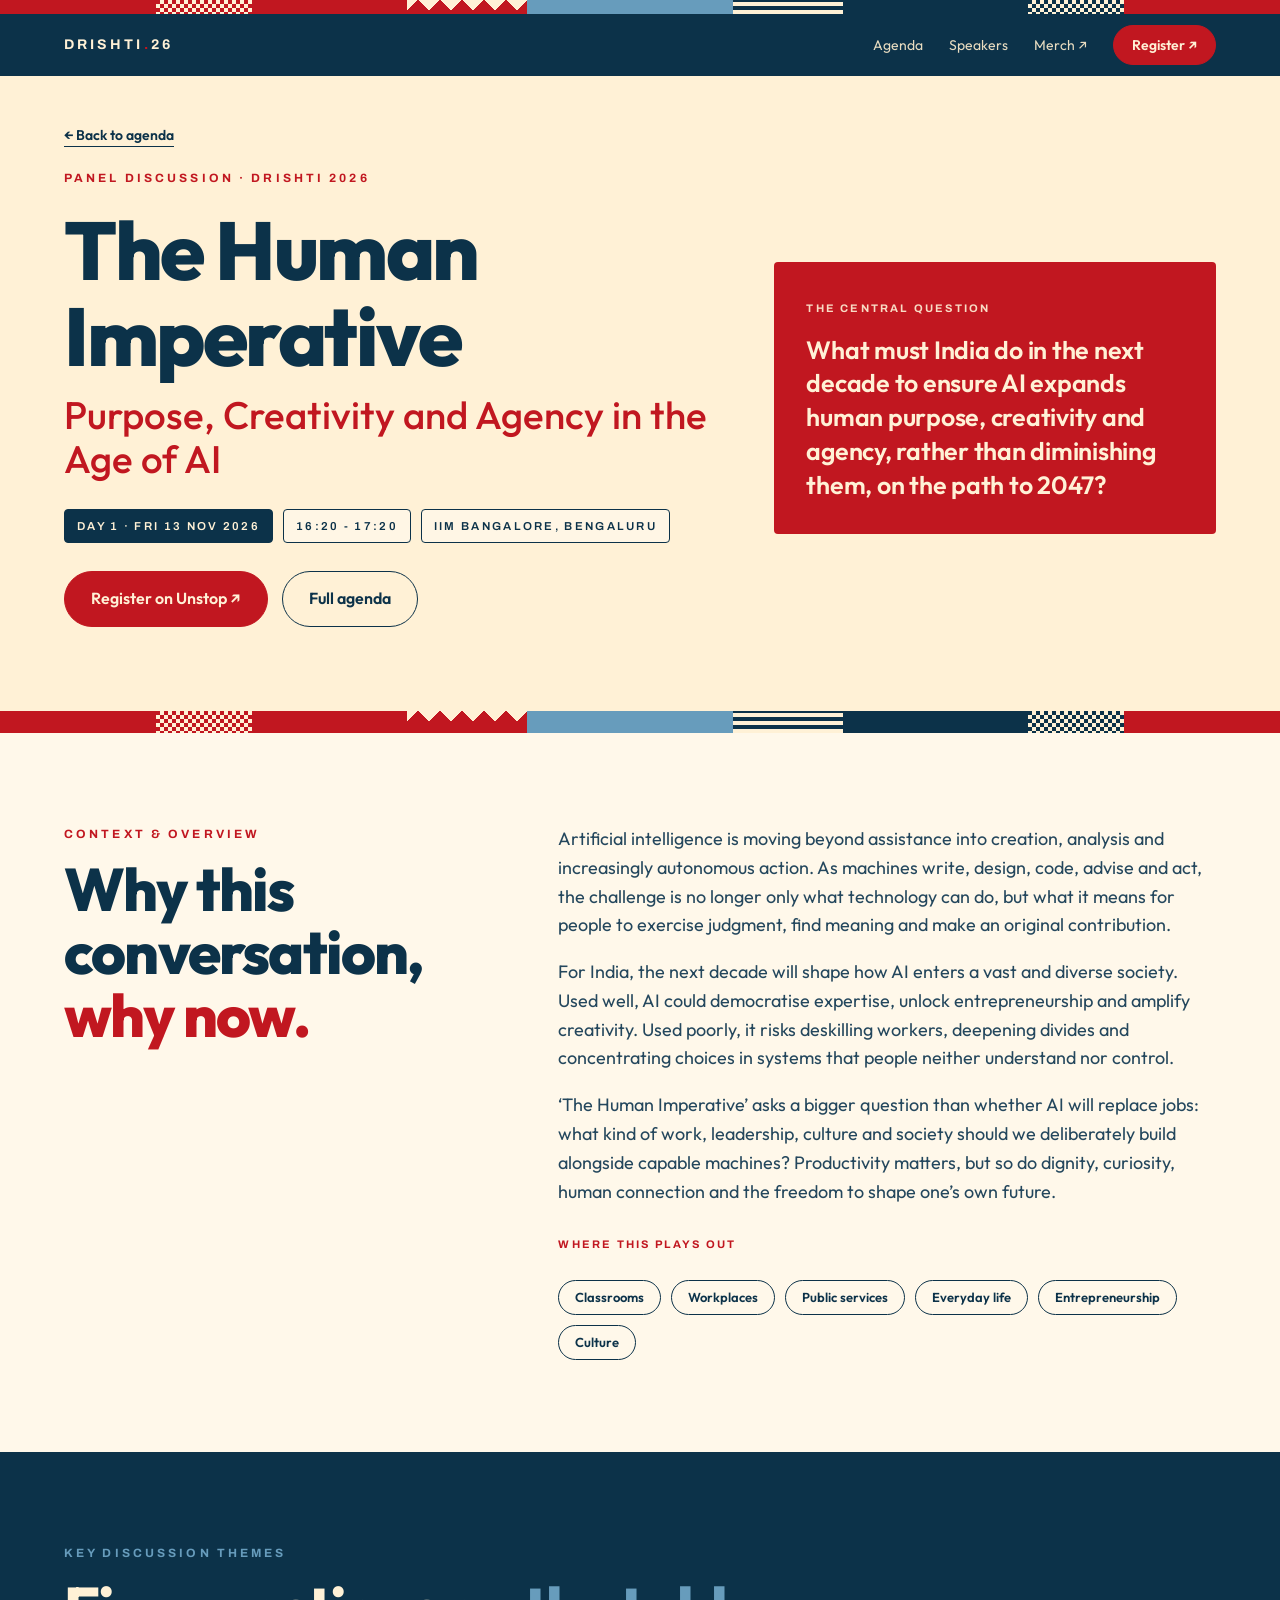
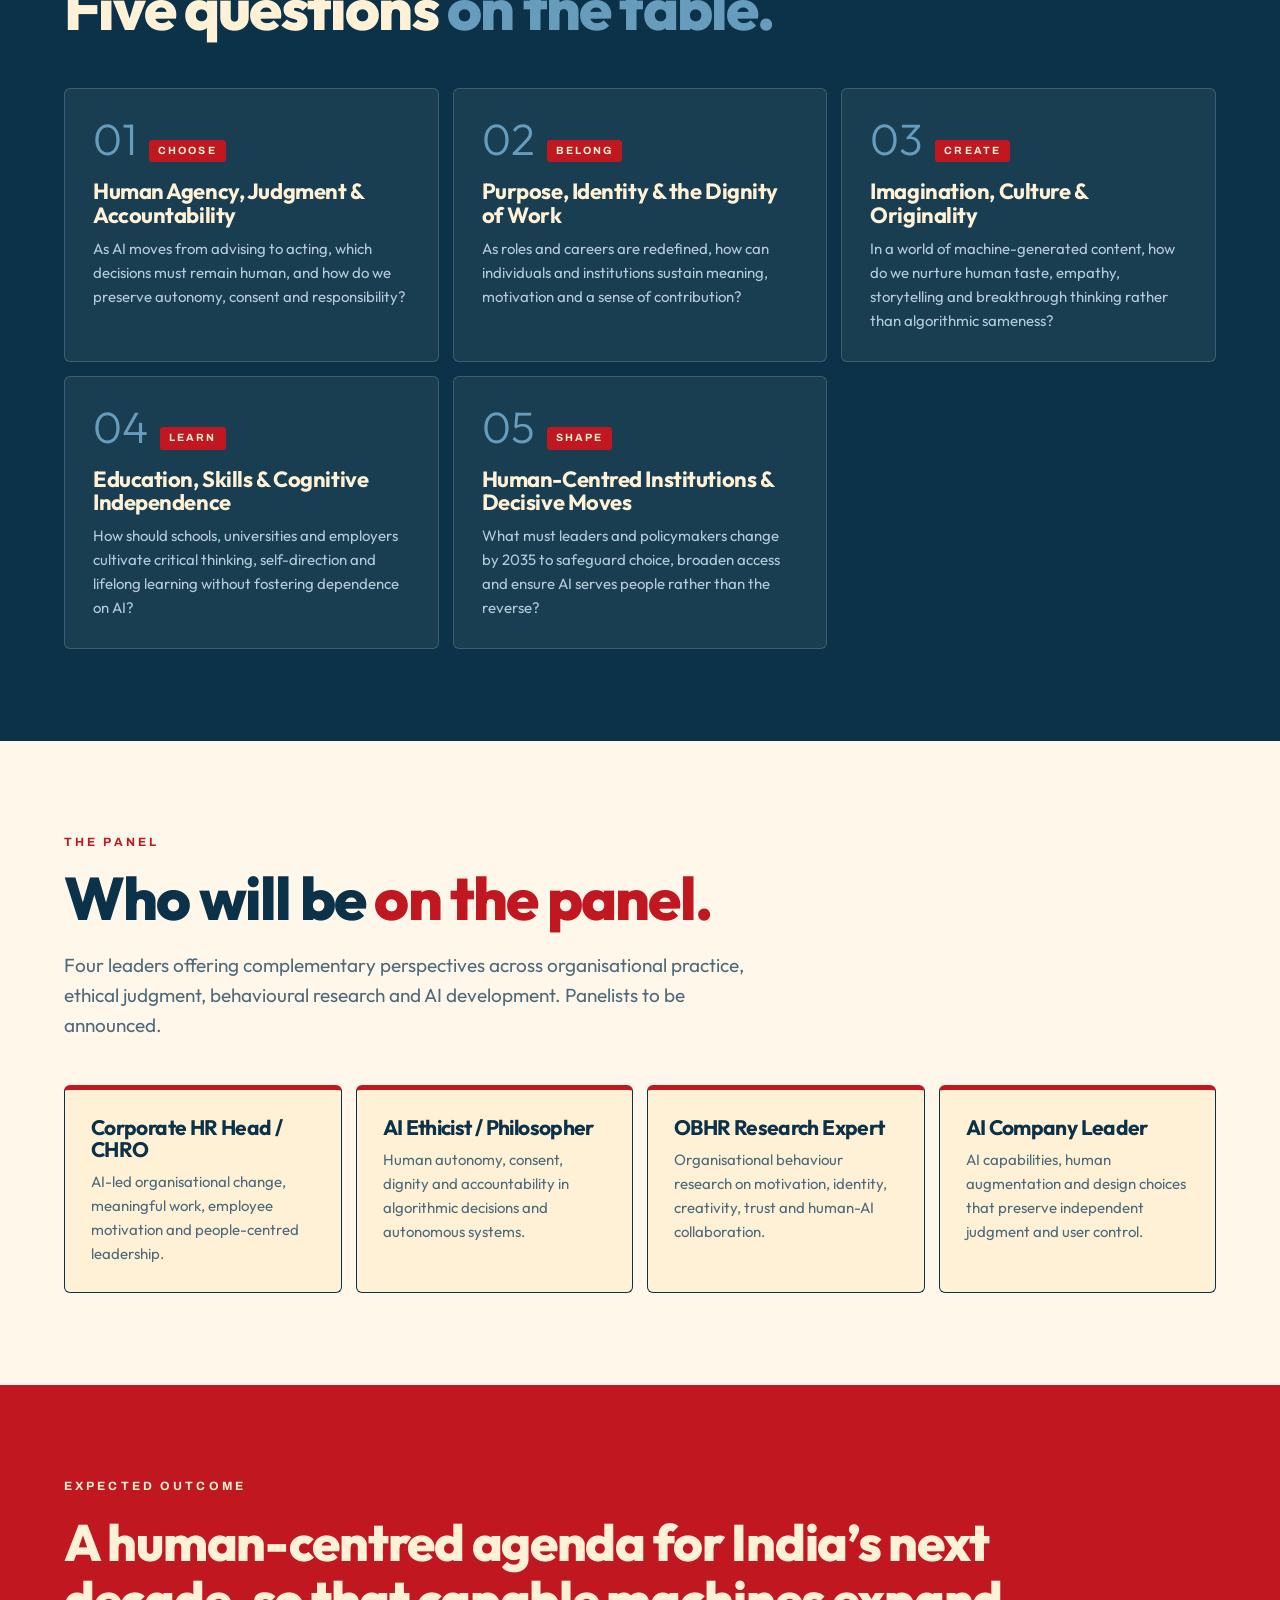
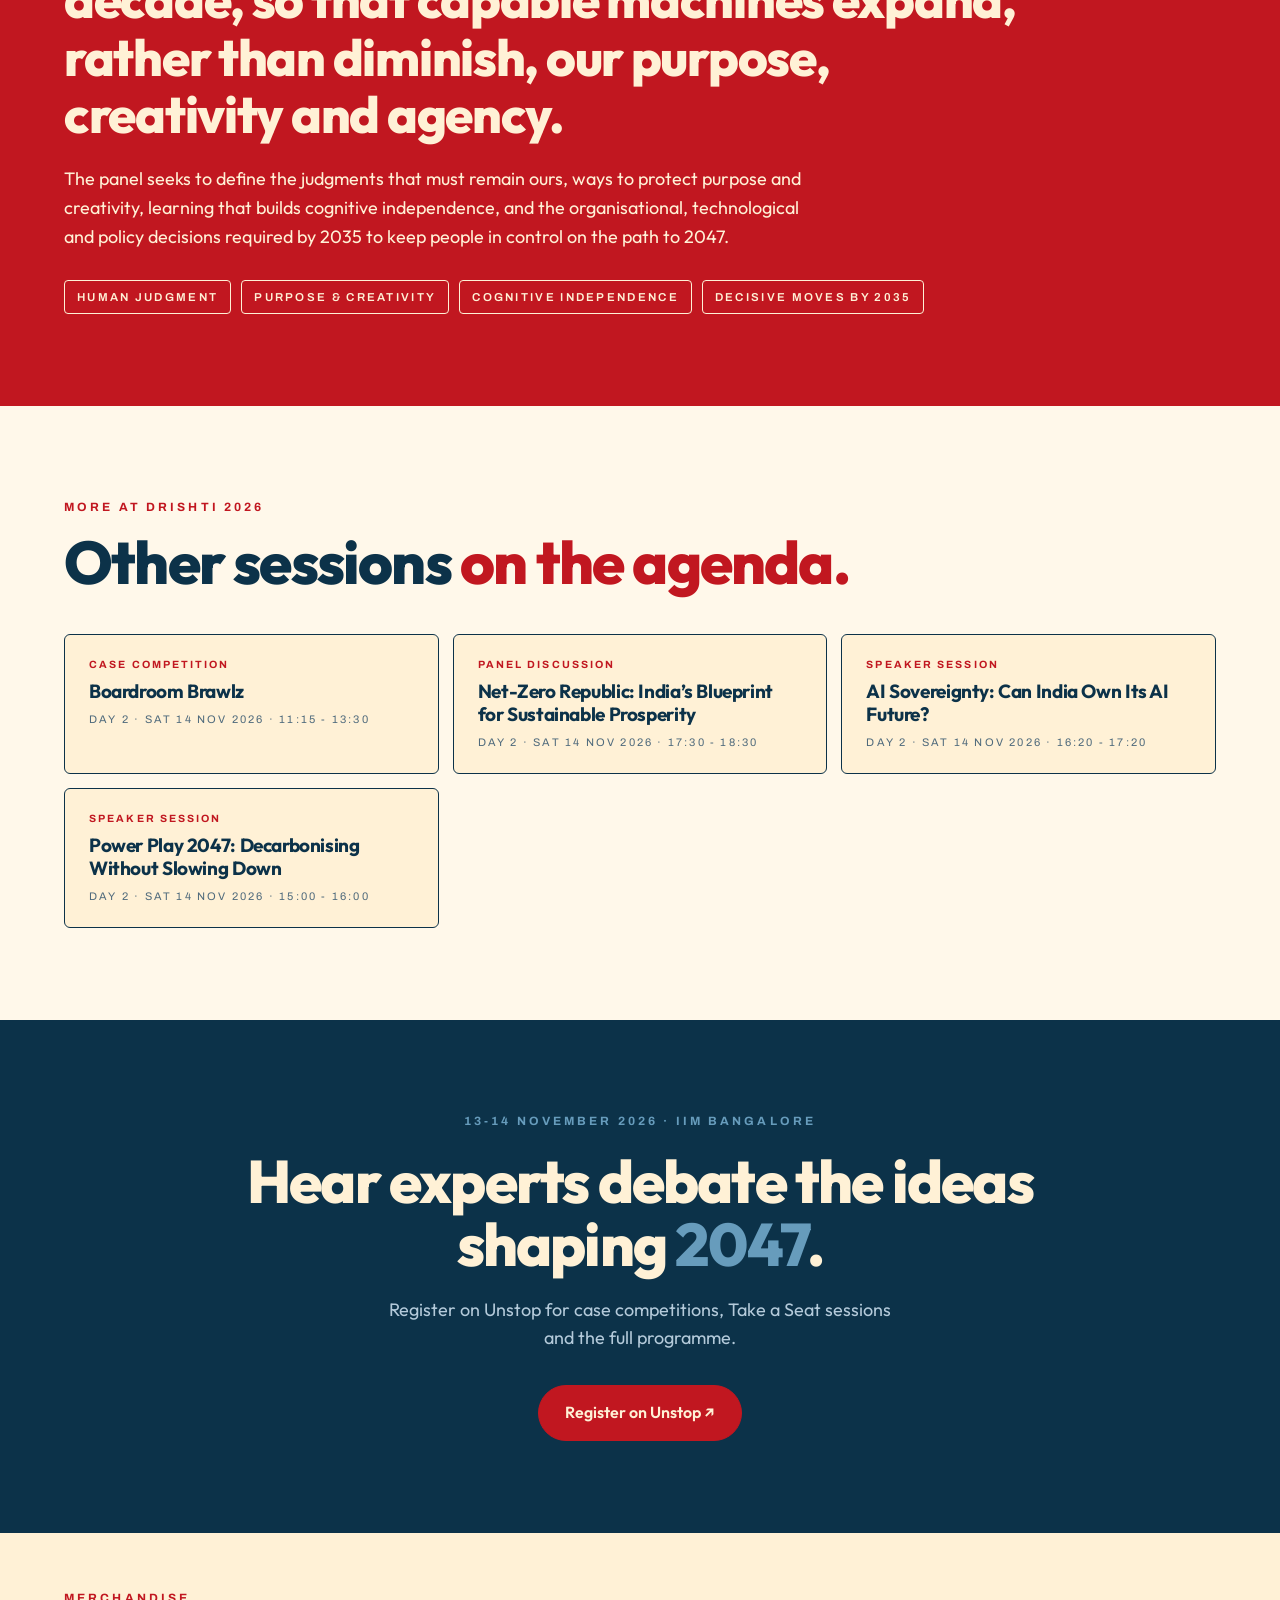
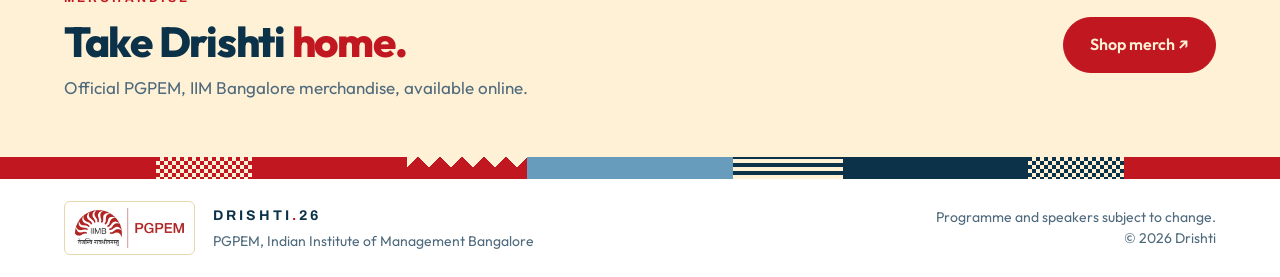
<file: drishti-2026/panel-human-imperative.html>
<!DOCTYPE html>
<html lang="en"><head><meta charset="utf-8">
<!-- Google tag (gtag.js) -->
<script async src="https://www.googletagmanager.com/gtag/js?id=G-N02T4JXVV4"></script>
<script>
  window.dataLayer = window.dataLayer || [];
  function gtag(){dataLayer.push(arguments);}
  gtag('js', new Date());

  gtag('config', 'G-N02T4JXVV4');
</script>
<meta property="og:type" content="website"><meta property="og:site_name" content="PGPEM · IIM Bangalore"><meta property="og:title" content="The Human Imperative: Purpose, Creativity and Agency in the Age of AI · Drishti 2026"><meta property="og:description" content="What must India do in the next decade to ensure AI expands human purpose, creativity and agency, rather than diminishing them, on the path to 2047?"><meta property="og:url" content="https://pgpem.in/drishti-2026/panel-human-imperative.html"><meta property="og:image" content="https://pgpem.in/images/og-drishti.jpg"><meta property="og:image:width" content="1200"><meta property="og:image:height" content="630"><meta property="og:image:alt" content="The Human Imperative: Purpose, Creativity and Agency in the Age of AI · Drishti 2026"><meta name="twitter:card" content="summary_large_image"><meta name="twitter:title" content="The Human Imperative: Purpose, Creativity and Agency in the Age of AI · Drishti 2026"><meta name="twitter:description" content="What must India do in the next decade to ensure AI expands human purpose, creativity and agency, rather than diminishing them, on the path to 2047?"><meta name="twitter:image" content="https://pgpem.in/images/og-drishti.jpg">
<link rel="icon" href="../favicon.ico" sizes="any"><link rel="icon" type="image/png" sizes="32x32" href="../images/favicon-32.png"><link rel="apple-touch-icon" href="../images/apple-touch-icon.png">
<meta name="viewport" content="width=device-width, initial-scale=1, viewport-fit=cover">
<title>The Human Imperative: Purpose, Creativity and Agency in the Age of AI · Drishti 2026</title>
<meta name="description" content="What must India do in the next decade to ensure AI expands human purpose, creativity and agency, rather than diminishing them, on the path to 2047?">
<link href="https://fonts.googleapis.com/css2?family=Archivo:wght@500;600;700&family=Outfit:wght@300;400;500;600;700;800&display=swap" rel="stylesheet">
<link rel="stylesheet" href="session.css">
</head><body>
<nav><div class="fs th"></div><div class="w"><a class="lg" href="index.html">DRISHTI<i>.</i>26</a><div class="nl"><a href="index.html#agenda">Agenda</a><a href="index.html#speakers">Speakers</a><a class="mr" href="https://merch.pgpem.in/" target="_blank" rel="noopener">Merch ↗</a><a class="b sm" data-reg href="#" target="_blank" rel="noopener">Register ↗</a></div></div></nav>
<header class="sh"><div class="w"><a class="back" href="index.html#agenda">← Back to agenda</a><div class="g"><div>
<div class="ey">Panel Discussion · Drishti 2026</div>
<h1>The Human Imperative</h1><div class="sub">Purpose, Creativity and Agency in the Age of AI</div>
<div class="chips"><span class="rd">Day 1 · Fri 13 Nov 2026</span><span>16:20 - 17:20</span><span>IIM Bangalore, Bengaluru</span></div>
<div class="row"><a class="b" data-reg href="#" target="_blank" rel="noopener">Register on Unstop ↗</a><a class="b g" href="index.html#agenda">Full agenda</a></div></div>
<div class="cq"><small>The central question</small><p>What must India do in the next decade to ensure AI expands human purpose, creativity and agency, rather than diminishing them, on the path to 2047?</p></div></div></div></header>
<div class="fs"></div>
<section class="l"><div class="w two"><div class="rv"><div class="ey">Context & overview</div><h2 style="margin-top:14px">Why this conversation, <em class="s">why now.</em></h2></div><div class="txt rv"><p>Artificial intelligence is moving beyond assistance into creation, analysis and increasingly autonomous action. As machines write, design, code, advise and act, the challenge is no longer only what technology can do, but what it means for people to exercise judgment, find meaning and make an original contribution.</p><p>For India, the next decade will shape how AI enters a vast and diverse society. Used well, AI could democratise expertise, unlock entrepreneurship and amplify creativity. Used poorly, it risks deskilling workers, deepening divides and concentrating choices in systems that people neither understand nor control.</p><p>‘The Human Imperative’ asks a bigger question than whether AI will replace jobs: what kind of work, leadership, culture and society should we deliberately build alongside capable machines? Productivity matters, but so do dignity, curiosity, human connection and the freedom to shape one’s own future.</p><div class="ar-h">Where this plays out</div><div class="arenas"><span>Classrooms</span><span>Workplaces</span><span>Public services</span><span>Everyday life</span><span>Entrepreneurship</span><span>Culture</span></div></div></div></section>
<section class="d"><div class="w"><div class="ey rv">Key discussion themes</div><h2 class="rv" style="margin-top:14px">Five questions <em class="s">on the table.</em></h2><div class="th"><div class="tc rv"><div><span class="no">01</span><span class="tg">Choose</span></div><h3>Human Agency, Judgment &amp; Accountability</h3><p>As AI moves from advising to acting, which decisions must remain human, and how do we preserve autonomy, consent and responsibility?</p></div><div class="tc rv"><div><span class="no">02</span><span class="tg">Belong</span></div><h3>Purpose, Identity &amp; the Dignity of Work</h3><p>As roles and careers are redefined, how can individuals and institutions sustain meaning, motivation and a sense of contribution?</p></div><div class="tc rv"><div><span class="no">03</span><span class="tg">Create</span></div><h3>Imagination, Culture &amp; Originality</h3><p>In a world of machine-generated content, how do we nurture human taste, empathy, storytelling and breakthrough thinking rather than algorithmic sameness?</p></div><div class="tc rv"><div><span class="no">04</span><span class="tg">Learn</span></div><h3>Education, Skills &amp; Cognitive Independence</h3><p>How should schools, universities and employers cultivate critical thinking, self-direction and lifelong learning without fostering dependence on AI?</p></div><div class="tc rv"><div><span class="no">05</span><span class="tg">Shape</span></div><h3>Human-Centred Institutions &amp; Decisive Moves</h3><p>What must leaders and policymakers change by 2035 to safeguard choice, broaden access and ensure AI serves people rather than the reverse?</p></div></div></div></section>
<section class="l"><div class="w"><div class="ey rv">The panel</div><h2 class="rv" style="margin-top:14px">Who will be <em class="s">on the panel.</em></h2><p class="lead rv">Four leaders offering complementary perspectives across organisational practice, ethical judgment, behavioural research and AI development. Panelists to be announced.</p><div class="pl"><div class="pc rv"><h3>Corporate HR Head / CHRO</h3><p>AI-led organisational change, meaningful work, employee motivation and people-centred leadership.</p></div><div class="pc rv"><h3>AI Ethicist / Philosopher</h3><p>Human autonomy, consent, dignity and accountability in algorithmic decisions and autonomous systems.</p></div><div class="pc rv"><h3>OBHR Research Expert</h3><p>Organisational behaviour research on motivation, identity, creativity, trust and human-AI collaboration.</p></div><div class="pc rv"><h3>AI Company Leader</h3><p>AI capabilities, human augmentation and design choices that preserve independent judgment and user control.</p></div></div></div></section>
<section class="oc"><div class="w"><div class="ey rv">Expected outcome</div><h2 class="rv">A human-centred agenda for India’s next decade, so that capable machines expand, rather than diminish, our purpose, creativity and agency.</h2><p class="rv">The panel seeks to define the judgments that must remain ours, ways to protect purpose and creativity, learning that builds cognitive independence, and the organisational, technological and policy decisions required by 2035 to keep people in control on the path to 2047.</p><div class="chips rv"><span>Human judgment</span><span>Purpose &amp; creativity</span><span>Cognitive independence</span><span>Decisive moves by 2035</span></div></div></section>
<section class="l"><div class="w"><div class="ey rv">More at Drishti 2026</div><h2 class="rv" style="margin-top:14px">Other sessions <em class="s">on the agenda.</em></h2><div class="os"><a class="oi rv" href="boardroom-brawlz.html"><small>Case Competition</small><b>Boardroom Brawlz</b><span>Day 2 · Sat 14 Nov 2026 · 11:15 - 13:30</span></a><a class="oi rv" href="panel-net-zero-republic.html"><small>Panel Discussion</small><b>Net-Zero Republic: India’s Blueprint for Sustainable Prosperity</b><span>Day 2 · Sat 14 Nov 2026 · 17:30 - 18:30</span></a><a class="oi rv" href="speaker-ai-sovereignty.html"><small>Speaker Session</small><b>AI Sovereignty: Can India Own Its AI Future?</b><span>Day 2 · Sat 14 Nov 2026 · 16:20 - 17:20</span></a><a class="oi rv" href="speaker-power-play-2047.html"><small>Speaker Session</small><b>Power Play 2047: Decarbonising Without Slowing Down</b><span>Day 2 · Sat 14 Nov 2026 · 15:00 - 16:00</span></a></div></div></section>
<section class="cta"><div class="w"><div class="ey">13-14 November 2026 · IIM Bangalore</div><h2>Hear experts debate the ideas shaping <em class="s">2047</em>.</h2><p>Register on Unstop for case competitions, Take a Seat sessions and the full programme.</p><a class="b" data-reg href="#" target="_blank" rel="noopener">Register on Unstop ↗</a></div></section>
<section class="mch" aria-labelledby="mch-h"><div class="w"><div><div class="ey">Merchandise</div><h2 id="mch-h">Take Drishti <em class="s">home.</em></h2><p>Official PGPEM, IIM Bangalore merchandise, available online.</p></div><a class="b" href="https://merch.pgpem.in/" target="_blank" rel="noopener">Shop merch ↗</a></div></section>
<div class="fs"></div>
<footer><div class="w"><div class="fb"><div class="ilg"><img src="../images/iimb-pgpem.png" alt="IIM Bangalore · PGPEM" width="130" height="48"></div><div><div class="lg">DRISHTI<i>.</i>26</div><p>PGPEM, Indian Institute of Management Bangalore</p></div></div><p class="fn">Programme and speakers subject to change.<br>© 2026 Drishti</p></div></footer>
<script src="session.js"></script>
</body></html>
</file>
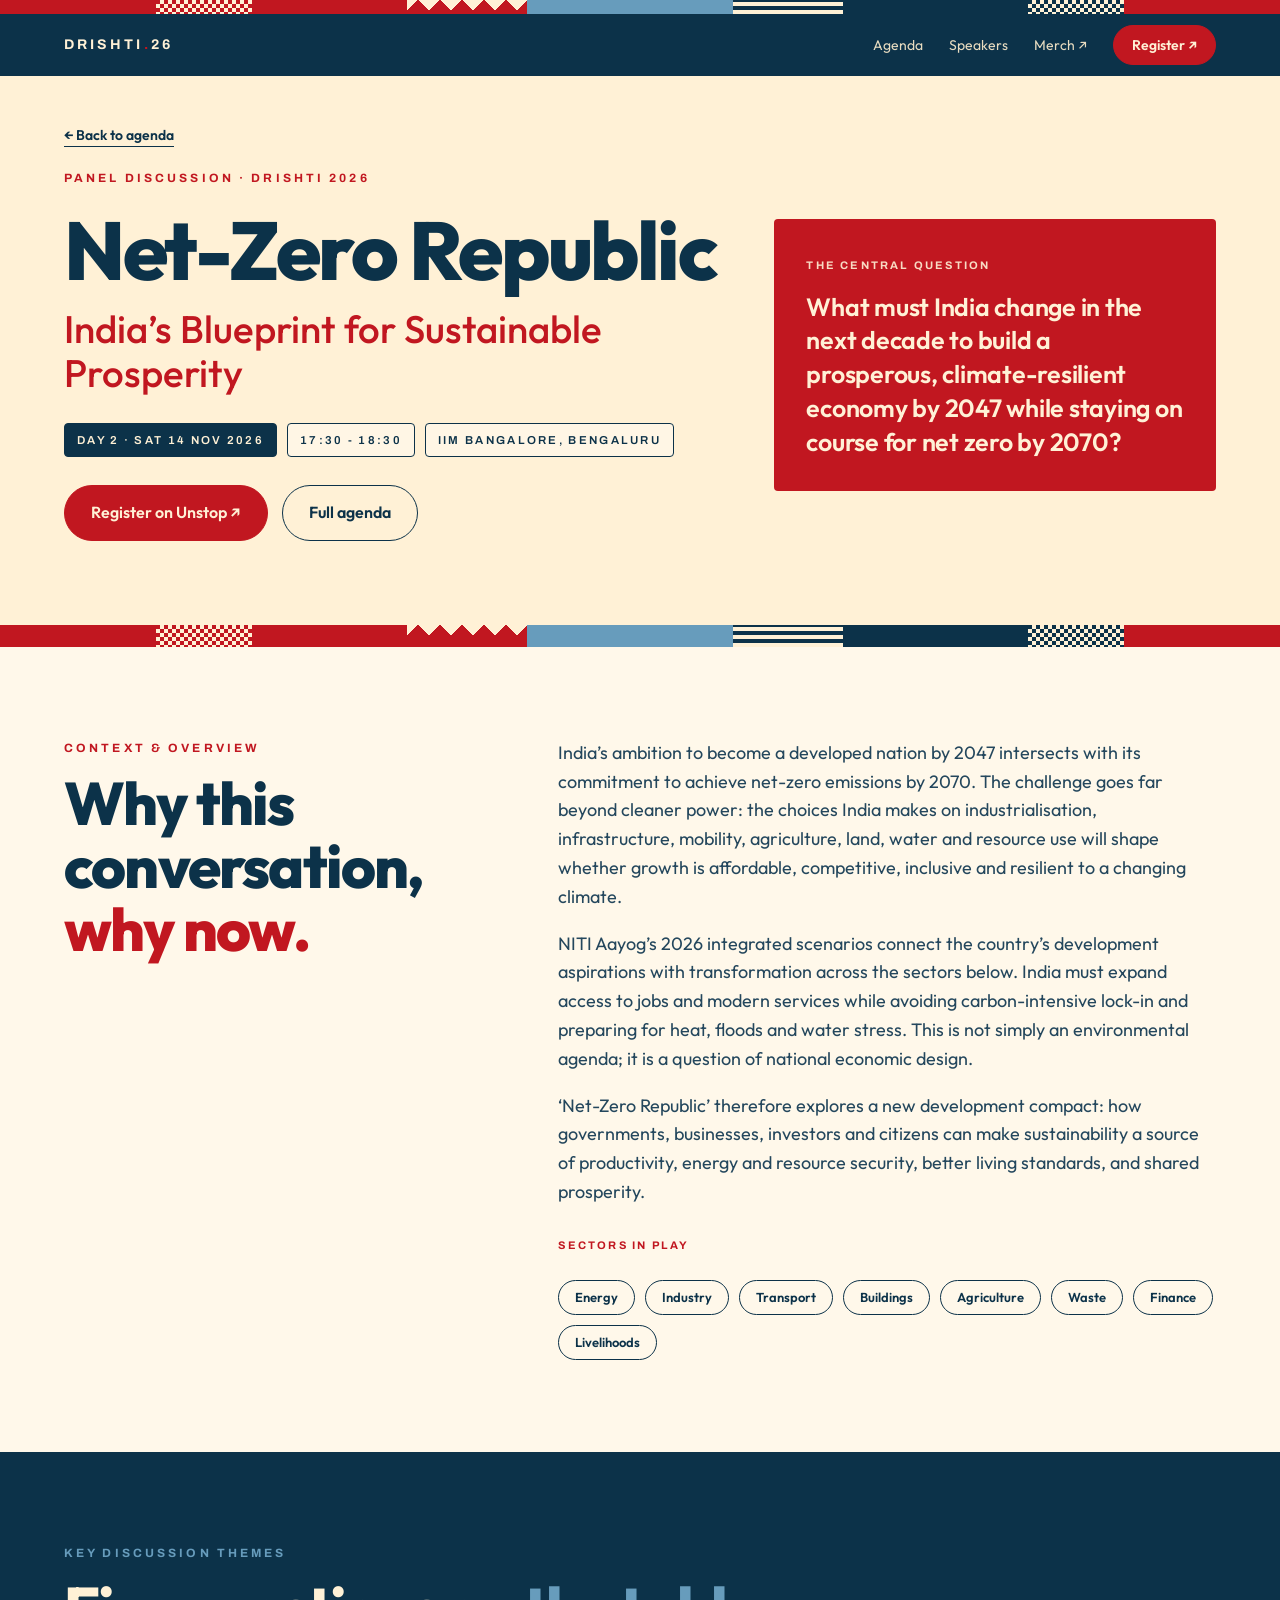
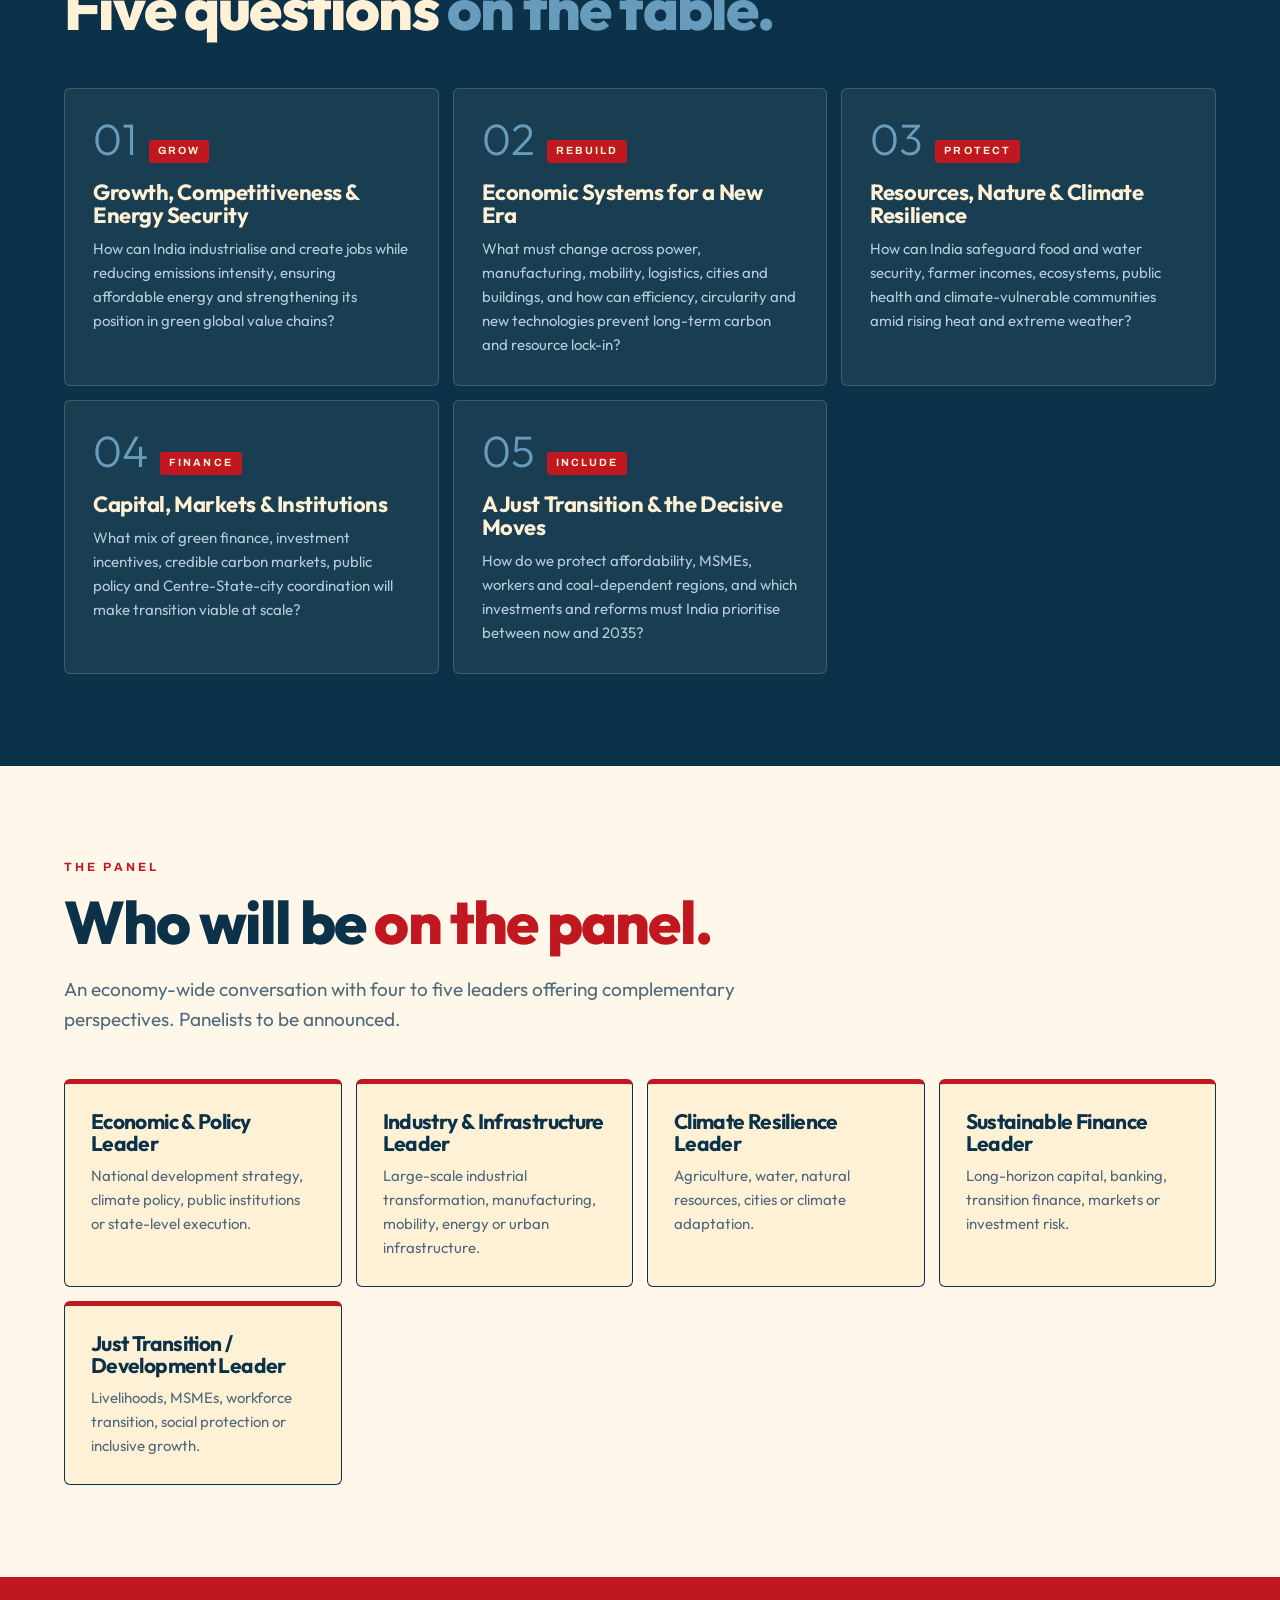
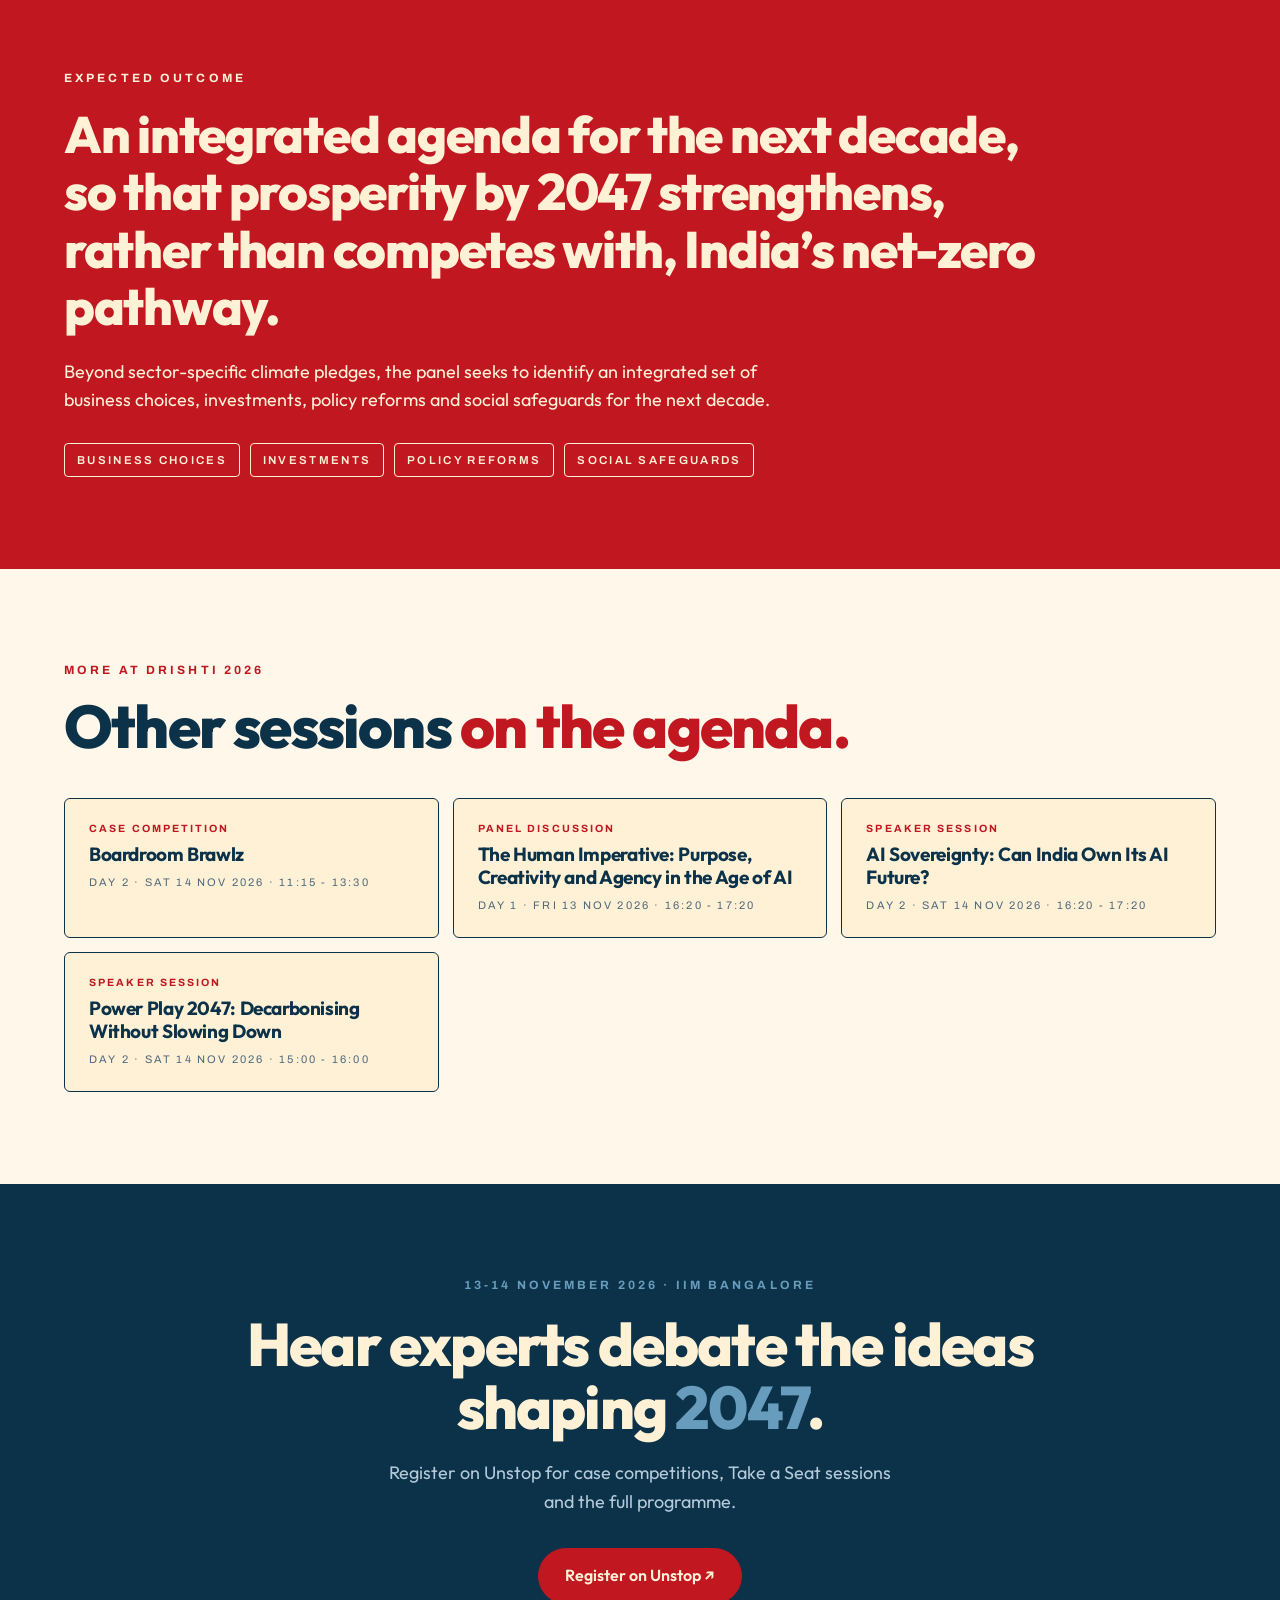
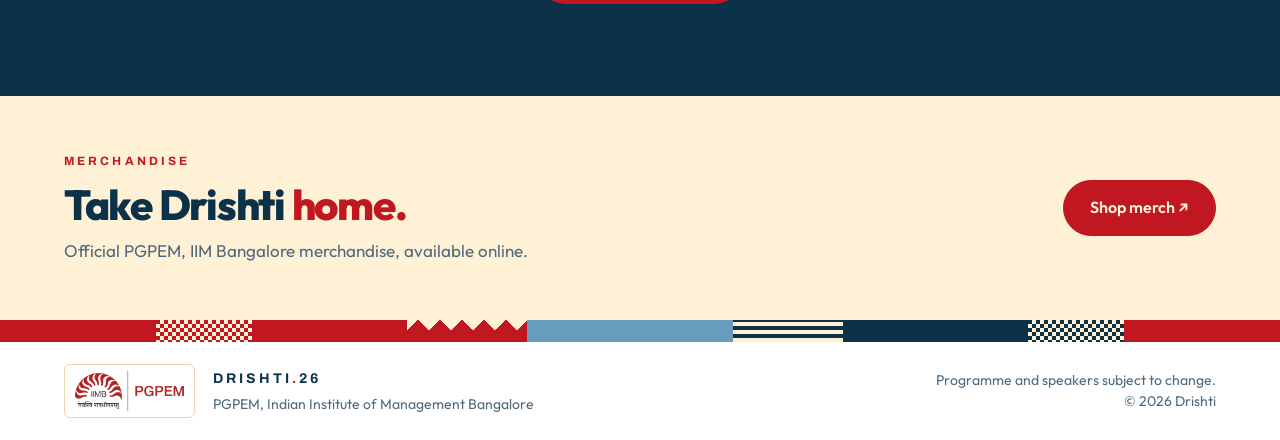
<file: drishti-2026/panel-net-zero-republic.html>
<!DOCTYPE html>
<html lang="en"><head><meta charset="utf-8">
<!-- Google tag (gtag.js) -->
<script async src="https://www.googletagmanager.com/gtag/js?id=G-N02T4JXVV4"></script>
<script>
  window.dataLayer = window.dataLayer || [];
  function gtag(){dataLayer.push(arguments);}
  gtag('js', new Date());

  gtag('config', 'G-N02T4JXVV4');
</script>
<meta property="og:type" content="website"><meta property="og:site_name" content="PGPEM · IIM Bangalore"><meta property="og:title" content="Net-Zero Republic: India’s Blueprint for Sustainable Prosperity · Drishti 2026"><meta property="og:description" content="What must India change in the next decade to build a prosperous, climate-resilient economy by 2047 while staying on course for net zero by 2070?"><meta property="og:url" content="https://pgpem.in/drishti-2026/panel-net-zero-republic.html"><meta property="og:image" content="https://pgpem.in/images/og-drishti.jpg"><meta property="og:image:width" content="1200"><meta property="og:image:height" content="630"><meta property="og:image:alt" content="Net-Zero Republic: India’s Blueprint for Sustainable Prosperity · Drishti 2026"><meta name="twitter:card" content="summary_large_image"><meta name="twitter:title" content="Net-Zero Republic: India’s Blueprint for Sustainable Prosperity · Drishti 2026"><meta name="twitter:description" content="What must India change in the next decade to build a prosperous, climate-resilient economy by 2047 while staying on course for net zero by 2070?"><meta name="twitter:image" content="https://pgpem.in/images/og-drishti.jpg">
<link rel="icon" href="../favicon.ico" sizes="any"><link rel="icon" type="image/png" sizes="32x32" href="../images/favicon-32.png"><link rel="apple-touch-icon" href="../images/apple-touch-icon.png">
<meta name="viewport" content="width=device-width, initial-scale=1, viewport-fit=cover">
<title>Net-Zero Republic: India’s Blueprint for Sustainable Prosperity · Drishti 2026</title>
<meta name="description" content="What must India change in the next decade to build a prosperous, climate-resilient economy by 2047 while staying on course for net zero by 2070?">
<link href="https://fonts.googleapis.com/css2?family=Archivo:wght@500;600;700&family=Outfit:wght@300;400;500;600;700;800&display=swap" rel="stylesheet">
<link rel="stylesheet" href="session.css">
</head><body>
<nav><div class="fs th"></div><div class="w"><a class="lg" href="index.html">DRISHTI<i>.</i>26</a><div class="nl"><a href="index.html#agenda">Agenda</a><a href="index.html#speakers">Speakers</a><a class="mr" href="https://merch.pgpem.in/" target="_blank" rel="noopener">Merch ↗</a><a class="b sm" data-reg href="#" target="_blank" rel="noopener">Register ↗</a></div></div></nav>
<header class="sh"><div class="w"><a class="back" href="index.html#agenda">← Back to agenda</a><div class="g"><div>
<div class="ey">Panel Discussion · Drishti 2026</div>
<h1>Net-Zero Republic</h1><div class="sub">India’s Blueprint for Sustainable Prosperity</div>
<div class="chips"><span class="rd">Day 2 · Sat 14 Nov 2026</span><span>17:30 - 18:30</span><span>IIM Bangalore, Bengaluru</span></div>
<div class="row"><a class="b" data-reg href="#" target="_blank" rel="noopener">Register on Unstop ↗</a><a class="b g" href="index.html#agenda">Full agenda</a></div></div>
<div class="cq"><small>The central question</small><p>What must India change in the next decade to build a prosperous, climate-resilient economy by 2047 while staying on course for net zero by 2070?</p></div></div></div></header>
<div class="fs"></div>
<section class="l"><div class="w two"><div class="rv"><div class="ey">Context & overview</div><h2 style="margin-top:14px">Why this conversation, <em class="s">why now.</em></h2></div><div class="txt rv"><p>India’s ambition to become a developed nation by 2047 intersects with its commitment to achieve net-zero emissions by 2070. The challenge goes far beyond cleaner power: the choices India makes on industrialisation, infrastructure, mobility, agriculture, land, water and resource use will shape whether growth is affordable, competitive, inclusive and resilient to a changing climate.</p><p>NITI Aayog’s 2026 integrated scenarios connect the country’s development aspirations with transformation across the sectors below. India must expand access to jobs and modern services while avoiding carbon-intensive lock-in and preparing for heat, floods and water stress. This is not simply an environmental agenda; it is a question of national economic design.</p><p>‘Net-Zero Republic’ therefore explores a new development compact: how governments, businesses, investors and citizens can make sustainability a source of productivity, energy and resource security, better living standards, and shared prosperity.</p><div class="ar-h">Sectors in play</div><div class="arenas"><span>Energy</span><span>Industry</span><span>Transport</span><span>Buildings</span><span>Agriculture</span><span>Waste</span><span>Finance</span><span>Livelihoods</span></div></div></div></section>
<section class="d"><div class="w"><div class="ey rv">Key discussion themes</div><h2 class="rv" style="margin-top:14px">Five questions <em class="s">on the table.</em></h2><div class="th"><div class="tc rv"><div><span class="no">01</span><span class="tg">Grow</span></div><h3>Growth, Competitiveness &amp; Energy Security</h3><p>How can India industrialise and create jobs while reducing emissions intensity, ensuring affordable energy and strengthening its position in green global value chains?</p></div><div class="tc rv"><div><span class="no">02</span><span class="tg">Rebuild</span></div><h3>Economic Systems for a New Era</h3><p>What must change across power, manufacturing, mobility, logistics, cities and buildings, and how can efficiency, circularity and new technologies prevent long-term carbon and resource lock-in?</p></div><div class="tc rv"><div><span class="no">03</span><span class="tg">Protect</span></div><h3>Resources, Nature &amp; Climate Resilience</h3><p>How can India safeguard food and water security, farmer incomes, ecosystems, public health and climate-vulnerable communities amid rising heat and extreme weather?</p></div><div class="tc rv"><div><span class="no">04</span><span class="tg">Finance</span></div><h3>Capital, Markets &amp; Institutions</h3><p>What mix of green finance, investment incentives, credible carbon markets, public policy and Centre-State-city coordination will make transition viable at scale?</p></div><div class="tc rv"><div><span class="no">05</span><span class="tg">Include</span></div><h3>A Just Transition &amp; the Decisive Moves</h3><p>How do we protect affordability, MSMEs, workers and coal-dependent regions, and which investments and reforms must India prioritise between now and 2035?</p></div></div></div></section>
<section class="l"><div class="w"><div class="ey rv">The panel</div><h2 class="rv" style="margin-top:14px">Who will be <em class="s">on the panel.</em></h2><p class="lead rv">An economy-wide conversation with four to five leaders offering complementary perspectives. Panelists to be announced.</p><div class="pl"><div class="pc rv"><h3>Economic &amp; Policy Leader</h3><p>National development strategy, climate policy, public institutions or state-level execution.</p></div><div class="pc rv"><h3>Industry &amp; Infrastructure Leader</h3><p>Large-scale industrial transformation, manufacturing, mobility, energy or urban infrastructure.</p></div><div class="pc rv"><h3>Climate Resilience Leader</h3><p>Agriculture, water, natural resources, cities or climate adaptation.</p></div><div class="pc rv"><h3>Sustainable Finance Leader</h3><p>Long-horizon capital, banking, transition finance, markets or investment risk.</p></div><div class="pc rv"><h3>Just Transition / Development Leader</h3><p>Livelihoods, MSMEs, workforce transition, social protection or inclusive growth.</p></div></div></div></section>
<section class="oc"><div class="w"><div class="ey rv">Expected outcome</div><h2 class="rv">An integrated agenda for the next decade, so that prosperity by 2047 strengthens, rather than competes with, India’s net-zero pathway.</h2><p class="rv">Beyond sector-specific climate pledges, the panel seeks to identify an integrated set of business choices, investments, policy reforms and social safeguards for the next decade.</p><div class="chips rv"><span>Business choices</span><span>Investments</span><span>Policy reforms</span><span>Social safeguards</span></div></div></section>
<section class="l"><div class="w"><div class="ey rv">More at Drishti 2026</div><h2 class="rv" style="margin-top:14px">Other sessions <em class="s">on the agenda.</em></h2><div class="os"><a class="oi rv" href="boardroom-brawlz.html"><small>Case Competition</small><b>Boardroom Brawlz</b><span>Day 2 · Sat 14 Nov 2026 · 11:15 - 13:30</span></a><a class="oi rv" href="panel-human-imperative.html"><small>Panel Discussion</small><b>The Human Imperative: Purpose, Creativity and Agency in the Age of AI</b><span>Day 1 · Fri 13 Nov 2026 · 16:20 - 17:20</span></a><a class="oi rv" href="speaker-ai-sovereignty.html"><small>Speaker Session</small><b>AI Sovereignty: Can India Own Its AI Future?</b><span>Day 2 · Sat 14 Nov 2026 · 16:20 - 17:20</span></a><a class="oi rv" href="speaker-power-play-2047.html"><small>Speaker Session</small><b>Power Play 2047: Decarbonising Without Slowing Down</b><span>Day 2 · Sat 14 Nov 2026 · 15:00 - 16:00</span></a></div></div></section>
<section class="cta"><div class="w"><div class="ey">13-14 November 2026 · IIM Bangalore</div><h2>Hear experts debate the ideas shaping <em class="s">2047</em>.</h2><p>Register on Unstop for case competitions, Take a Seat sessions and the full programme.</p><a class="b" data-reg href="#" target="_blank" rel="noopener">Register on Unstop ↗</a></div></section>
<section class="mch" aria-labelledby="mch-h"><div class="w"><div><div class="ey">Merchandise</div><h2 id="mch-h">Take Drishti <em class="s">home.</em></h2><p>Official PGPEM, IIM Bangalore merchandise, available online.</p></div><a class="b" href="https://merch.pgpem.in/" target="_blank" rel="noopener">Shop merch ↗</a></div></section>
<div class="fs"></div>
<footer><div class="w"><div class="fb"><div class="ilg"><img src="../images/iimb-pgpem.png" alt="IIM Bangalore · PGPEM" width="130" height="48"></div><div><div class="lg">DRISHTI<i>.</i>26</div><p>PGPEM, Indian Institute of Management Bangalore</p></div></div><p class="fn">Programme and speakers subject to change.<br>© 2026 Drishti</p></div></footer>
<script src="session.js"></script>
</body></html>
</file>
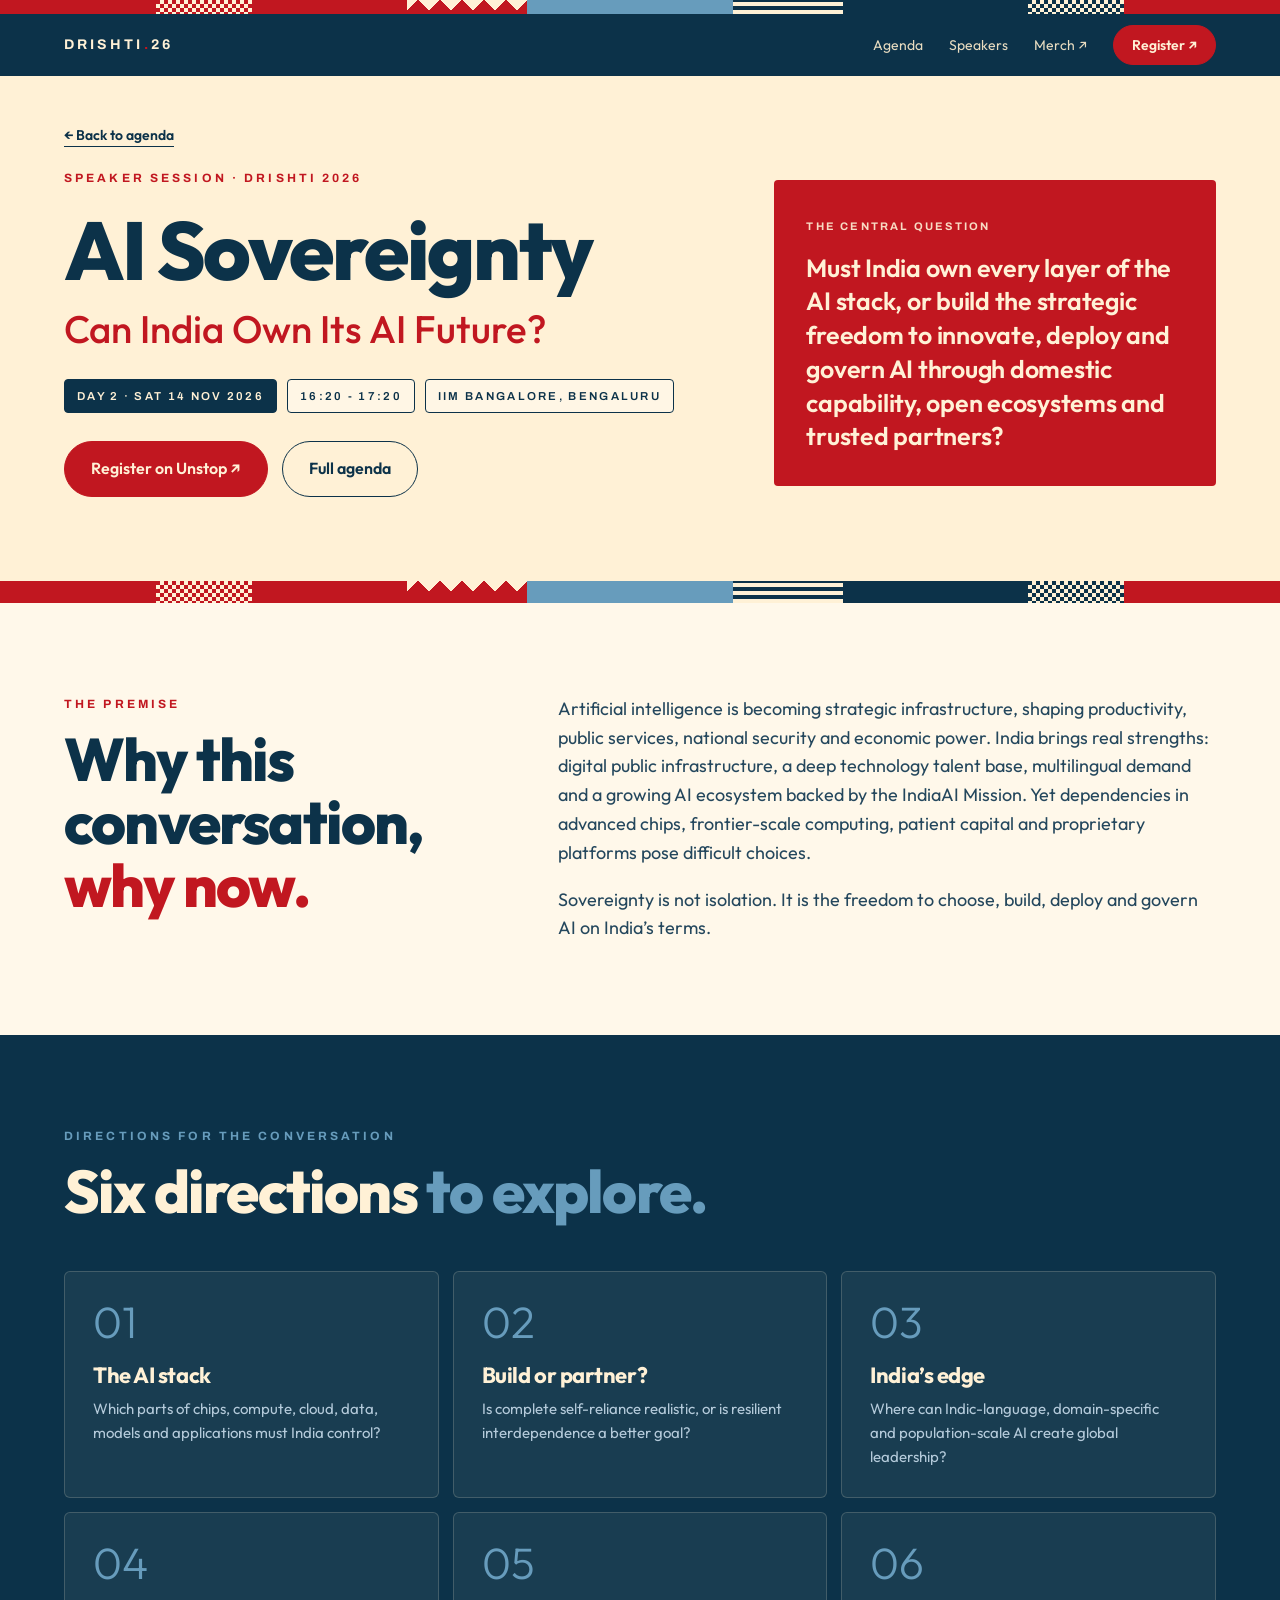
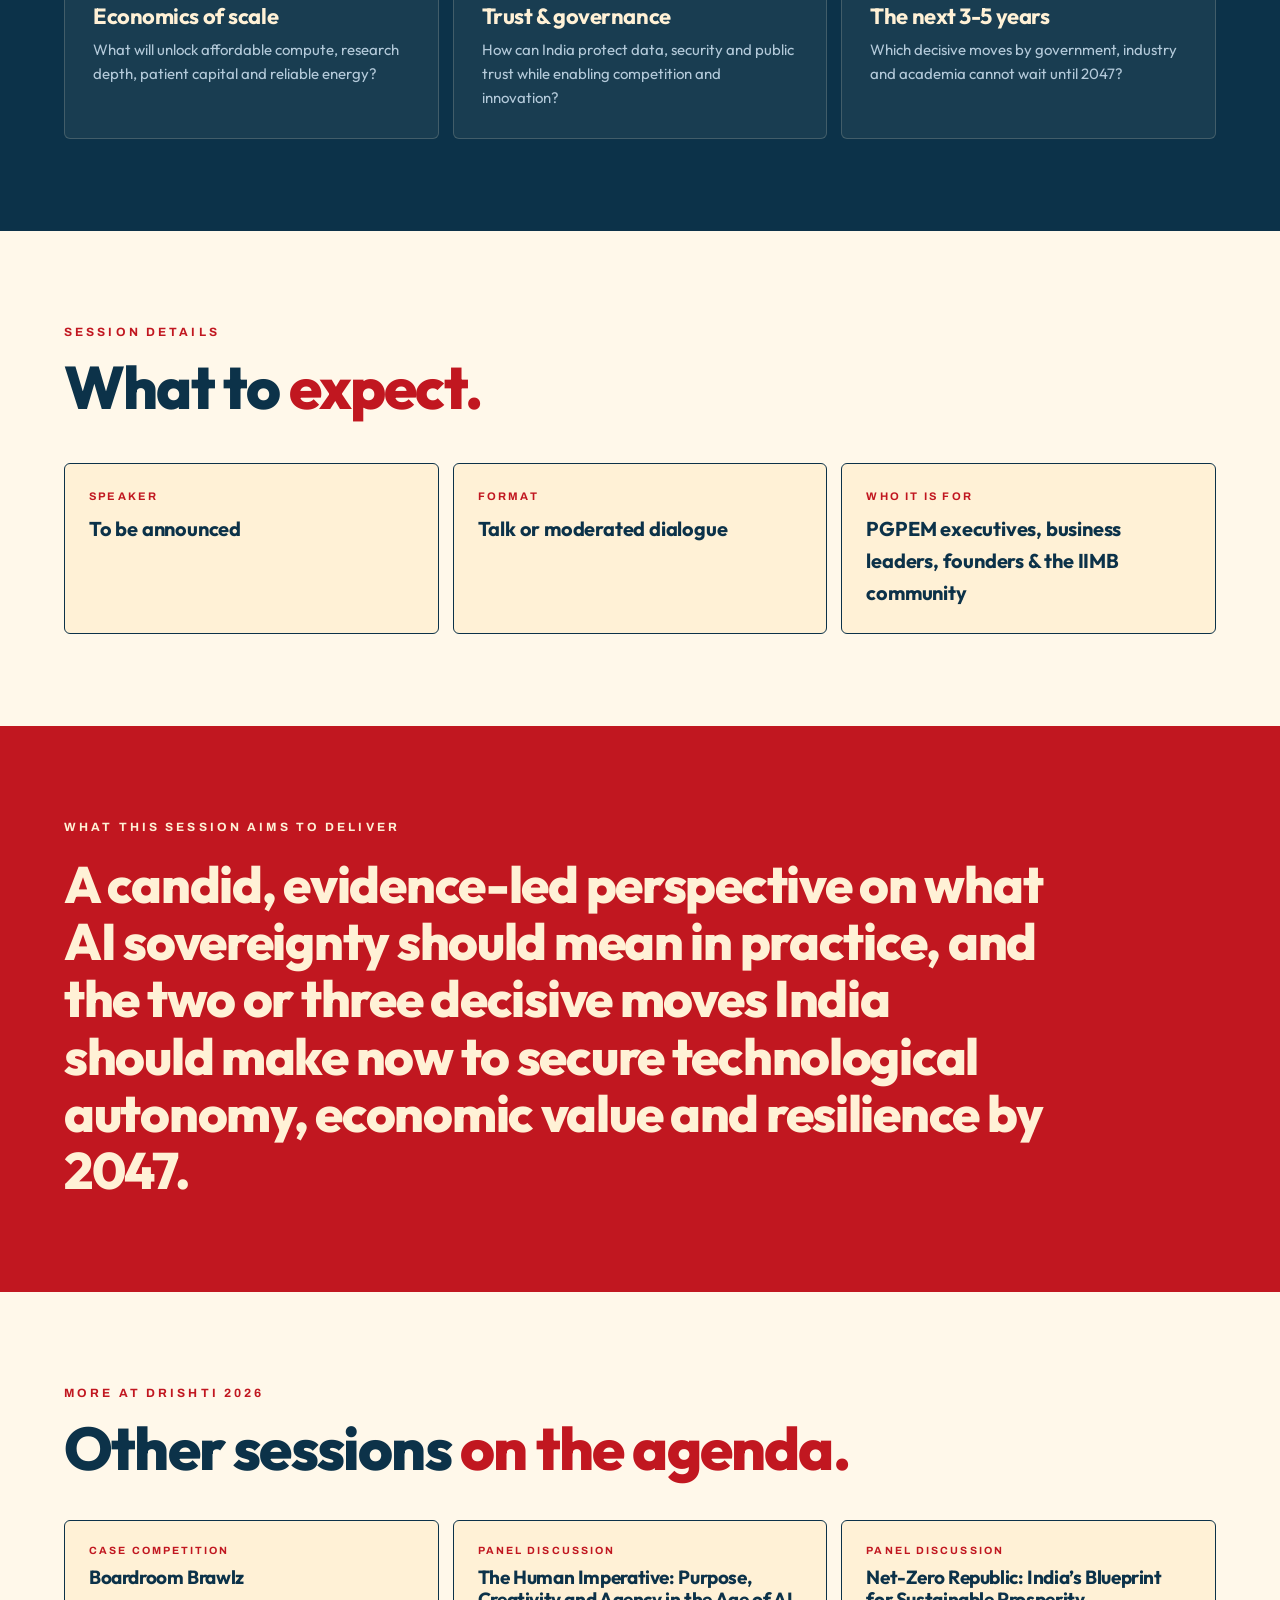
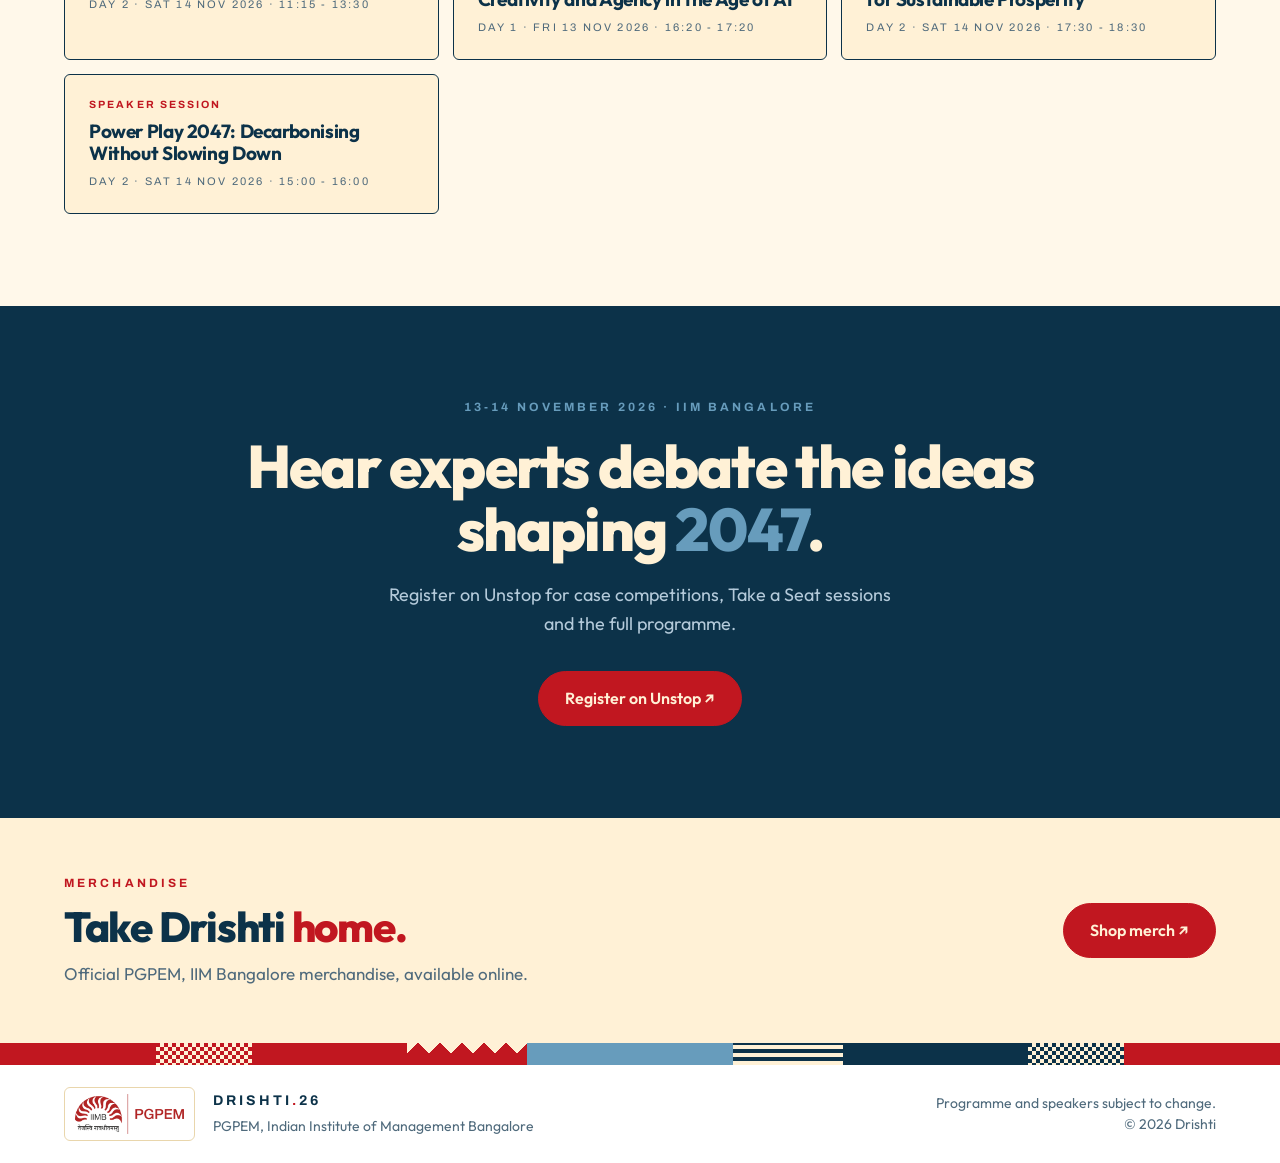
<file: drishti-2026/speaker-ai-sovereignty.html>
<!DOCTYPE html>
<html lang="en"><head><meta charset="utf-8">
<!-- Google tag (gtag.js) -->
<script async src="https://www.googletagmanager.com/gtag/js?id=G-N02T4JXVV4"></script>
<script>
  window.dataLayer = window.dataLayer || [];
  function gtag(){dataLayer.push(arguments);}
  gtag('js', new Date());

  gtag('config', 'G-N02T4JXVV4');
</script>
<meta property="og:type" content="website"><meta property="og:site_name" content="PGPEM · IIM Bangalore"><meta property="og:title" content="AI Sovereignty: Can India Own Its AI Future? · Drishti 2026"><meta property="og:description" content="Must India own every layer of the AI stack, or build the strategic freedom to innovate, deploy and govern AI through domestic capability, open ecosystems and trusted partners?"><meta property="og:url" content="https://pgpem.in/drishti-2026/speaker-ai-sovereignty.html"><meta property="og:image" content="https://pgpem.in/images/og-drishti.jpg"><meta property="og:image:width" content="1200"><meta property="og:image:height" content="630"><meta property="og:image:alt" content="AI Sovereignty: Can India Own Its AI Future? · Drishti 2026"><meta name="twitter:card" content="summary_large_image"><meta name="twitter:title" content="AI Sovereignty: Can India Own Its AI Future? · Drishti 2026"><meta name="twitter:description" content="Must India own every layer of the AI stack, or build the strategic freedom to innovate, deploy and govern AI through domestic capability, open ecosystems and trusted partners?"><meta name="twitter:image" content="https://pgpem.in/images/og-drishti.jpg">
<link rel="icon" href="../favicon.ico" sizes="any"><link rel="icon" type="image/png" sizes="32x32" href="../images/favicon-32.png"><link rel="apple-touch-icon" href="../images/apple-touch-icon.png">
<meta name="viewport" content="width=device-width, initial-scale=1, viewport-fit=cover">
<title>AI Sovereignty: Can India Own Its AI Future? · Drishti 2026</title>
<meta name="description" content="Must India own every layer of the AI stack, or build the strategic freedom to innovate, deploy and govern AI through domestic capability, open ecosystems and trusted partners?">
<link href="https://fonts.googleapis.com/css2?family=Archivo:wght@500;600;700&family=Outfit:wght@300;400;500;600;700;800&display=swap" rel="stylesheet">
<link rel="stylesheet" href="session.css">
</head><body>
<nav><div class="fs th"></div><div class="w"><a class="lg" href="index.html">DRISHTI<i>.</i>26</a><div class="nl"><a href="index.html#agenda">Agenda</a><a href="index.html#speakers">Speakers</a><a class="mr" href="https://merch.pgpem.in/" target="_blank" rel="noopener">Merch ↗</a><a class="b sm" data-reg href="#" target="_blank" rel="noopener">Register ↗</a></div></div></nav>
<header class="sh"><div class="w"><a class="back" href="index.html#agenda">← Back to agenda</a><div class="g"><div>
<div class="ey">Speaker Session · Drishti 2026</div>
<h1>AI Sovereignty</h1><div class="sub">Can India Own Its AI Future?</div>
<div class="chips"><span class="rd">Day 2 · Sat 14 Nov 2026</span><span>16:20 - 17:20</span><span>IIM Bangalore, Bengaluru</span></div>
<div class="row"><a class="b" data-reg href="#" target="_blank" rel="noopener">Register on Unstop ↗</a><a class="b g" href="index.html#agenda">Full agenda</a></div></div>
<div class="cq"><small>The central question</small><p>Must India own every layer of the AI stack, or build the strategic freedom to innovate, deploy and govern AI through domestic capability, open ecosystems and trusted partners?</p></div></div></div></header>
<div class="fs"></div>
<section class="l"><div class="w two"><div class="rv"><div class="ey">The premise</div><h2 style="margin-top:14px">Why this conversation, <em class="s">why now.</em></h2></div><div class="txt rv"><p>Artificial intelligence is becoming strategic infrastructure, shaping productivity, public services, national security and economic power. India brings real strengths: digital public infrastructure, a deep technology talent base, multilingual demand and a growing AI ecosystem backed by the IndiaAI Mission. Yet dependencies in advanced chips, frontier-scale computing, patient capital and proprietary platforms pose difficult choices.</p><p>Sovereignty is not isolation. It is the freedom to choose, build, deploy and govern AI on India’s terms.</p></div></div></section>
<section class="d"><div class="w"><div class="ey rv">Directions for the conversation</div><h2 class="rv" style="margin-top:14px">Six directions <em class="s">to explore.</em></h2><div class="th"><div class="tc rv"><div><span class="no">01</span></div><h3>The AI stack</h3><p>Which parts of chips, compute, cloud, data, models and applications must India control?</p></div><div class="tc rv"><div><span class="no">02</span></div><h3>Build or partner?</h3><p>Is complete self-reliance realistic, or is resilient interdependence a better goal?</p></div><div class="tc rv"><div><span class="no">03</span></div><h3>India’s edge</h3><p>Where can Indic-language, domain-specific and population-scale AI create global leadership?</p></div><div class="tc rv"><div><span class="no">04</span></div><h3>Economics of scale</h3><p>What will unlock affordable compute, research depth, patient capital and reliable energy?</p></div><div class="tc rv"><div><span class="no">05</span></div><h3>Trust &amp; governance</h3><p>How can India protect data, security and public trust while enabling competition and innovation?</p></div><div class="tc rv"><div><span class="no">06</span></div><h3>The next 3-5 years</h3><p>Which decisive moves by government, industry and academia cannot wait until 2047?</p></div></div></div></section>
<section class="l"><div class="w"><div class="ey rv">Session details</div><h2 class="rv" style="margin-top:14px">What to <em class="s">expect.</em></h2><div class="dt rv"><div><small>Speaker</small><b>To be announced</b></div><div><small>Format</small><b>Talk or moderated dialogue</b></div><div><small>Who it is for</small><b>PGPEM executives, business leaders, founders &amp; the IIMB community</b></div></div></div></section>
<section class="oc"><div class="w"><div class="ey rv">What this session aims to deliver</div><h2 class="rv">A candid, evidence-led perspective on what AI sovereignty should mean in practice, and the two or three decisive moves India should make now to secure technological autonomy, economic value and resilience by 2047.</h2></div></section>
<section class="l"><div class="w"><div class="ey rv">More at Drishti 2026</div><h2 class="rv" style="margin-top:14px">Other sessions <em class="s">on the agenda.</em></h2><div class="os"><a class="oi rv" href="boardroom-brawlz.html"><small>Case Competition</small><b>Boardroom Brawlz</b><span>Day 2 · Sat 14 Nov 2026 · 11:15 - 13:30</span></a><a class="oi rv" href="panel-human-imperative.html"><small>Panel Discussion</small><b>The Human Imperative: Purpose, Creativity and Agency in the Age of AI</b><span>Day 1 · Fri 13 Nov 2026 · 16:20 - 17:20</span></a><a class="oi rv" href="panel-net-zero-republic.html"><small>Panel Discussion</small><b>Net-Zero Republic: India’s Blueprint for Sustainable Prosperity</b><span>Day 2 · Sat 14 Nov 2026 · 17:30 - 18:30</span></a><a class="oi rv" href="speaker-power-play-2047.html"><small>Speaker Session</small><b>Power Play 2047: Decarbonising Without Slowing Down</b><span>Day 2 · Sat 14 Nov 2026 · 15:00 - 16:00</span></a></div></div></section>
<section class="cta"><div class="w"><div class="ey">13-14 November 2026 · IIM Bangalore</div><h2>Hear experts debate the ideas shaping <em class="s">2047</em>.</h2><p>Register on Unstop for case competitions, Take a Seat sessions and the full programme.</p><a class="b" data-reg href="#" target="_blank" rel="noopener">Register on Unstop ↗</a></div></section>
<section class="mch" aria-labelledby="mch-h"><div class="w"><div><div class="ey">Merchandise</div><h2 id="mch-h">Take Drishti <em class="s">home.</em></h2><p>Official PGPEM, IIM Bangalore merchandise, available online.</p></div><a class="b" href="https://merch.pgpem.in/" target="_blank" rel="noopener">Shop merch ↗</a></div></section>
<div class="fs"></div>
<footer><div class="w"><div class="fb"><div class="ilg"><img src="../images/iimb-pgpem.png" alt="IIM Bangalore · PGPEM" width="130" height="48"></div><div><div class="lg">DRISHTI<i>.</i>26</div><p>PGPEM, Indian Institute of Management Bangalore</p></div></div><p class="fn">Programme and speakers subject to change.<br>© 2026 Drishti</p></div></footer>
<script src="session.js"></script>
</body></html>
</file>
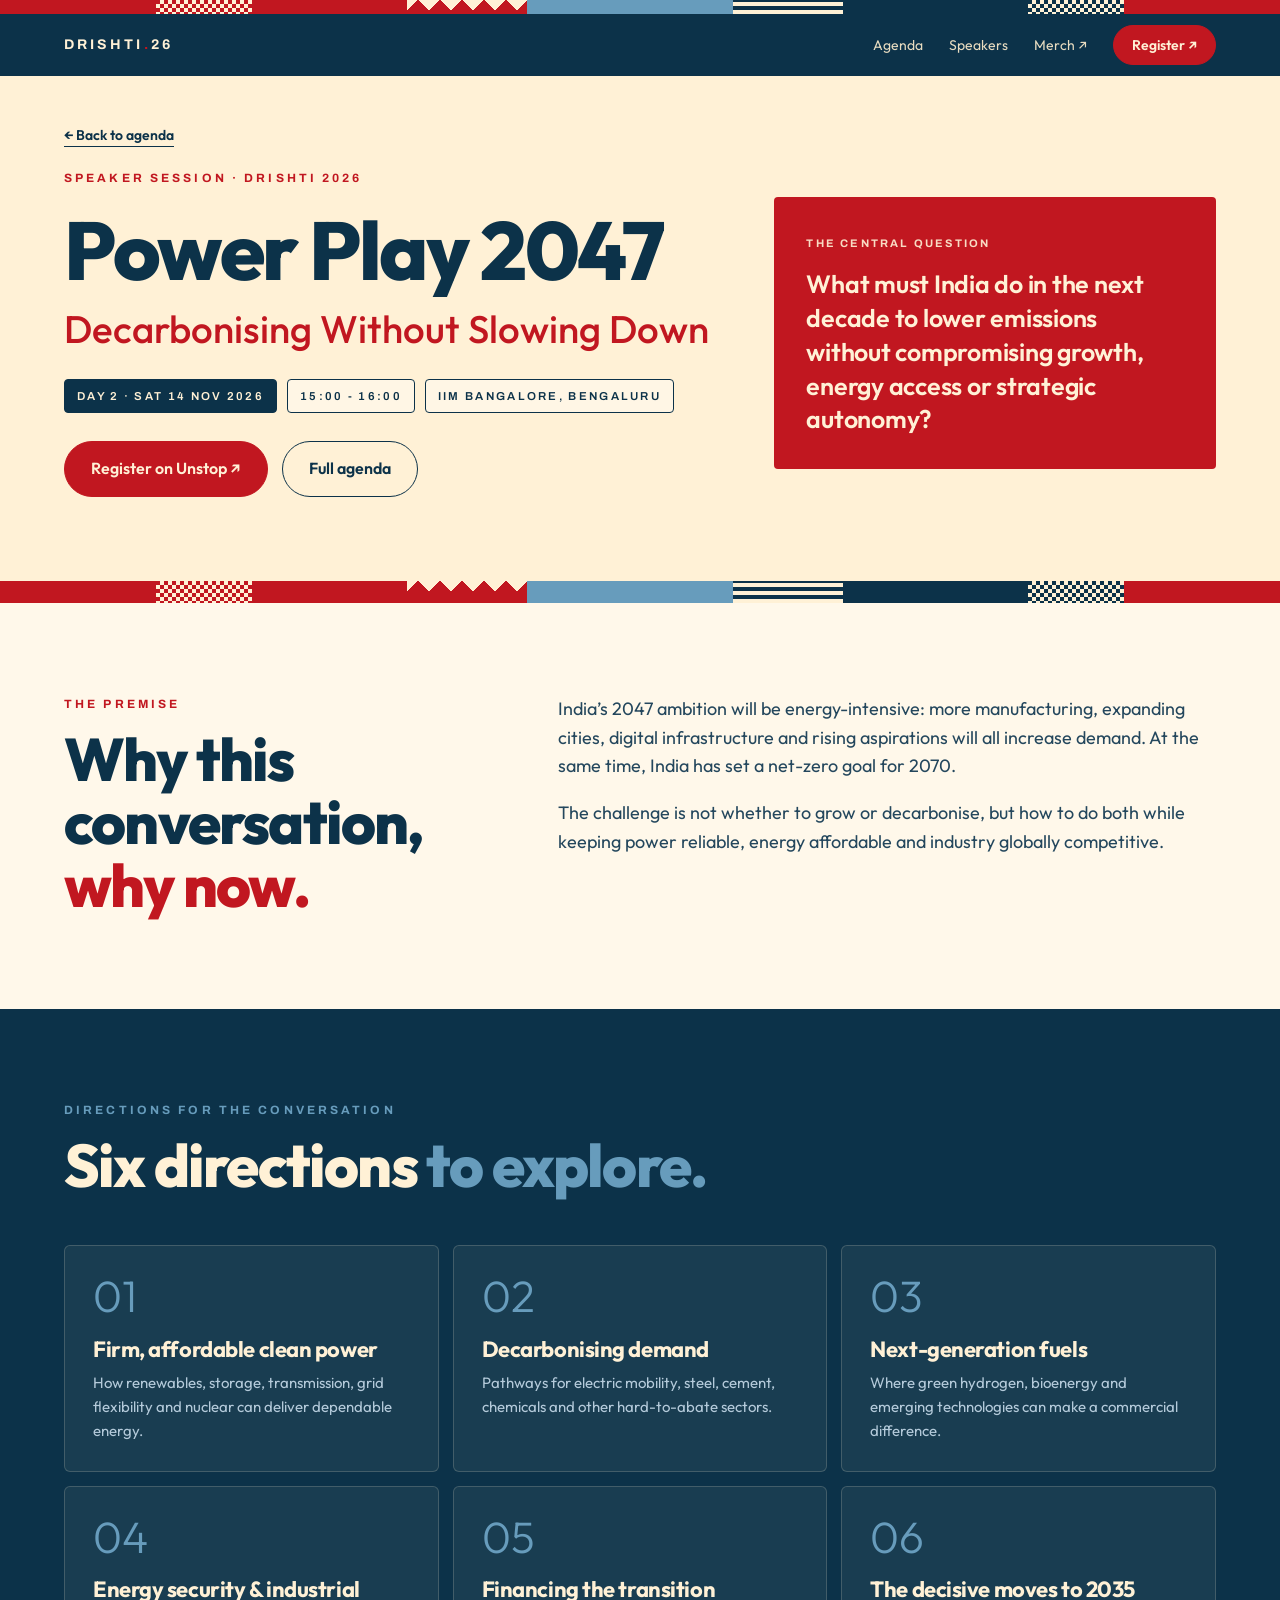
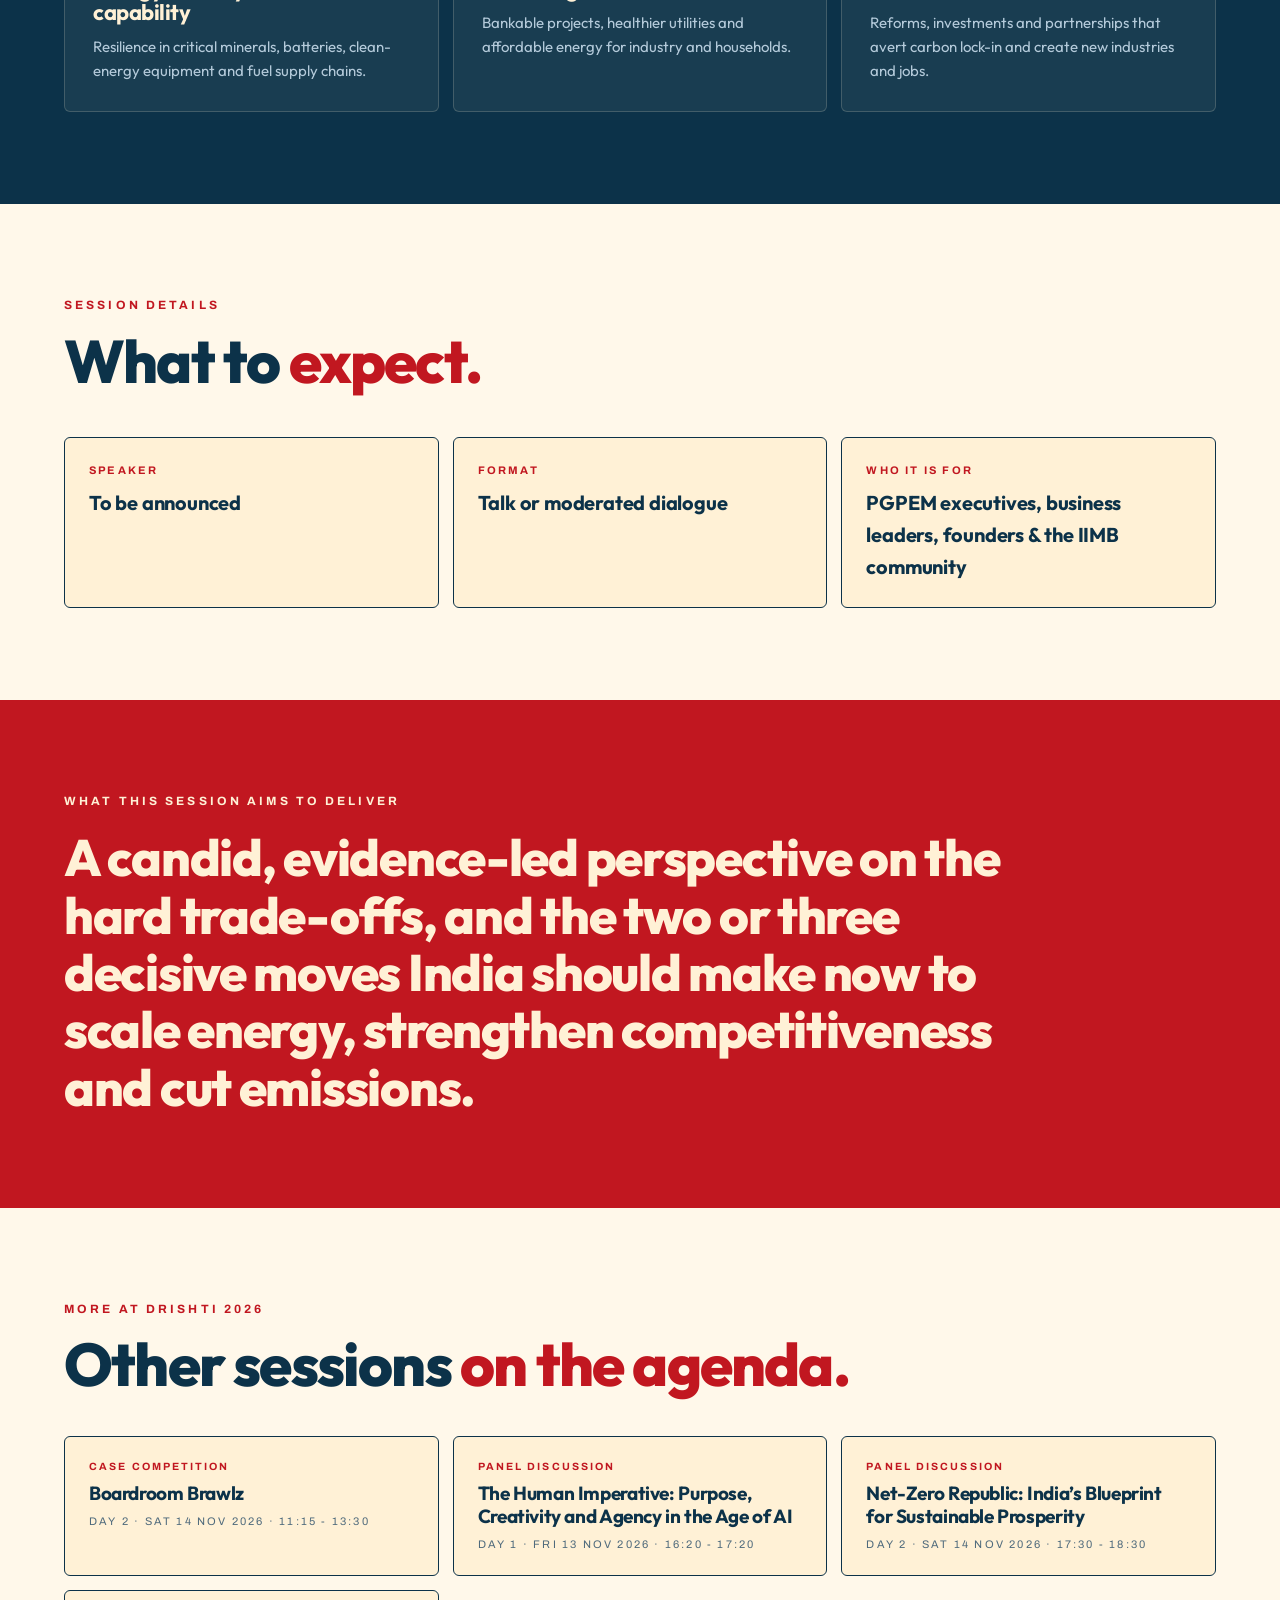
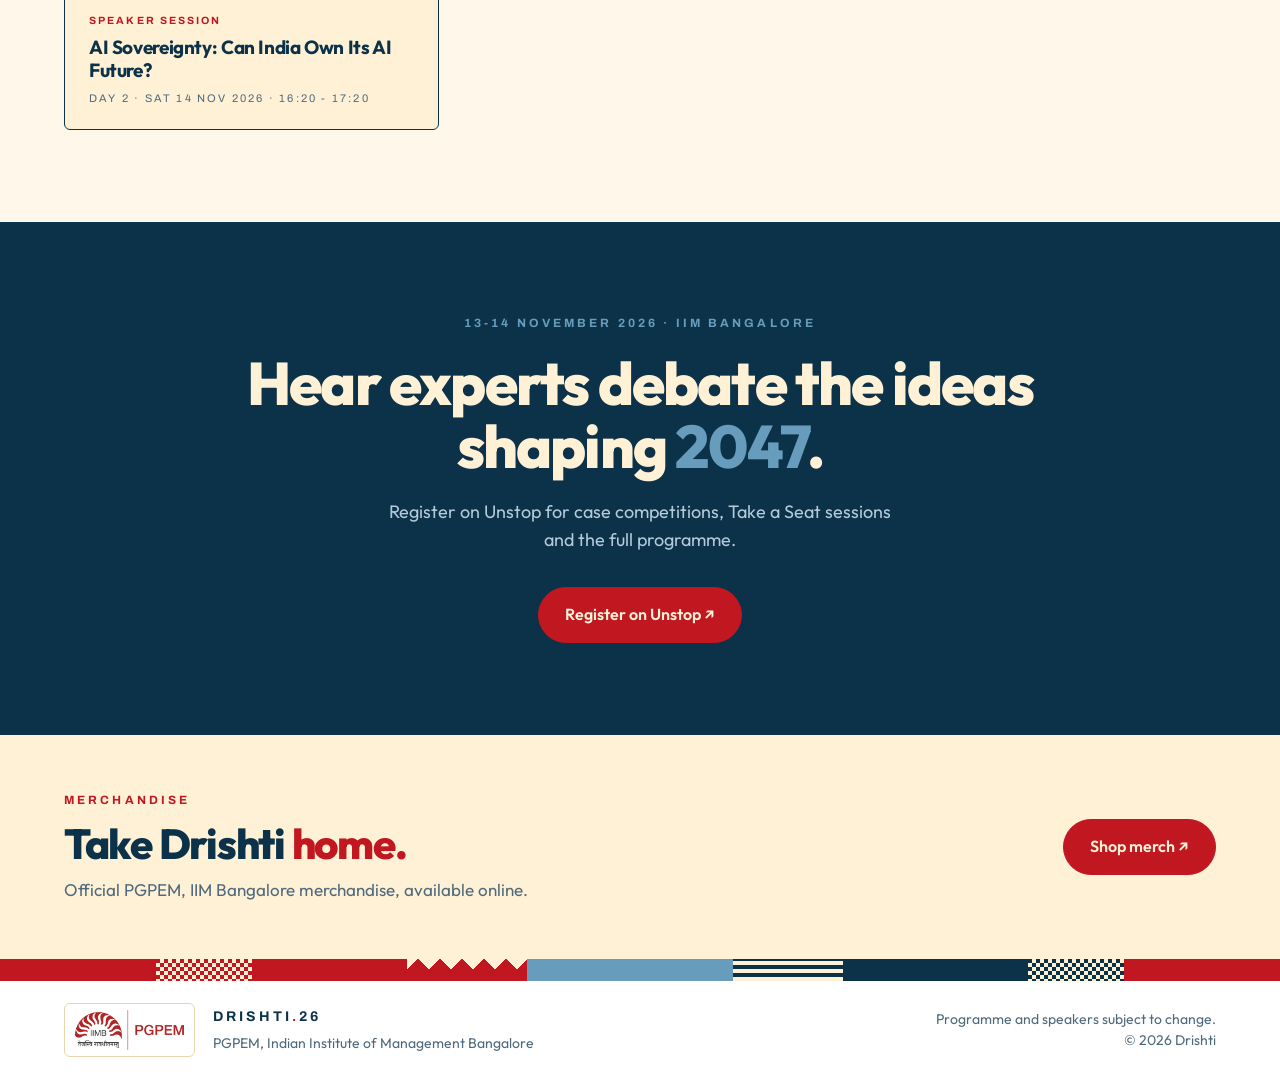
<file: drishti-2026/speaker-power-play-2047.html>
<!DOCTYPE html>
<html lang="en"><head><meta charset="utf-8">
<!-- Google tag (gtag.js) -->
<script async src="https://www.googletagmanager.com/gtag/js?id=G-N02T4JXVV4"></script>
<script>
  window.dataLayer = window.dataLayer || [];
  function gtag(){dataLayer.push(arguments);}
  gtag('js', new Date());

  gtag('config', 'G-N02T4JXVV4');
</script>
<meta property="og:type" content="website"><meta property="og:site_name" content="PGPEM · IIM Bangalore"><meta property="og:title" content="Power Play 2047: Decarbonising Without Slowing Down · Drishti 2026"><meta property="og:description" content="What must India do in the next decade to lower emissions without compromising growth, energy access or strategic autonomy?"><meta property="og:url" content="https://pgpem.in/drishti-2026/speaker-power-play-2047.html"><meta property="og:image" content="https://pgpem.in/images/og-drishti.jpg"><meta property="og:image:width" content="1200"><meta property="og:image:height" content="630"><meta property="og:image:alt" content="Power Play 2047: Decarbonising Without Slowing Down · Drishti 2026"><meta name="twitter:card" content="summary_large_image"><meta name="twitter:title" content="Power Play 2047: Decarbonising Without Slowing Down · Drishti 2026"><meta name="twitter:description" content="What must India do in the next decade to lower emissions without compromising growth, energy access or strategic autonomy?"><meta name="twitter:image" content="https://pgpem.in/images/og-drishti.jpg">
<link rel="icon" href="../favicon.ico" sizes="any"><link rel="icon" type="image/png" sizes="32x32" href="../images/favicon-32.png"><link rel="apple-touch-icon" href="../images/apple-touch-icon.png">
<meta name="viewport" content="width=device-width, initial-scale=1, viewport-fit=cover">
<title>Power Play 2047: Decarbonising Without Slowing Down · Drishti 2026</title>
<meta name="description" content="What must India do in the next decade to lower emissions without compromising growth, energy access or strategic autonomy?">
<link href="https://fonts.googleapis.com/css2?family=Archivo:wght@500;600;700&family=Outfit:wght@300;400;500;600;700;800&display=swap" rel="stylesheet">
<link rel="stylesheet" href="session.css">
</head><body>
<nav><div class="fs th"></div><div class="w"><a class="lg" href="index.html">DRISHTI<i>.</i>26</a><div class="nl"><a href="index.html#agenda">Agenda</a><a href="index.html#speakers">Speakers</a><a class="mr" href="https://merch.pgpem.in/" target="_blank" rel="noopener">Merch ↗</a><a class="b sm" data-reg href="#" target="_blank" rel="noopener">Register ↗</a></div></div></nav>
<header class="sh"><div class="w"><a class="back" href="index.html#agenda">← Back to agenda</a><div class="g"><div>
<div class="ey">Speaker Session · Drishti 2026</div>
<h1>Power Play 2047</h1><div class="sub">Decarbonising Without Slowing Down</div>
<div class="chips"><span class="rd">Day 2 · Sat 14 Nov 2026</span><span>15:00 - 16:00</span><span>IIM Bangalore, Bengaluru</span></div>
<div class="row"><a class="b" data-reg href="#" target="_blank" rel="noopener">Register on Unstop ↗</a><a class="b g" href="index.html#agenda">Full agenda</a></div></div>
<div class="cq"><small>The central question</small><p>What must India do in the next decade to lower emissions without compromising growth, energy access or strategic autonomy?</p></div></div></div></header>
<div class="fs"></div>
<section class="l"><div class="w two"><div class="rv"><div class="ey">The premise</div><h2 style="margin-top:14px">Why this conversation, <em class="s">why now.</em></h2></div><div class="txt rv"><p>India’s 2047 ambition will be energy-intensive: more manufacturing, expanding cities, digital infrastructure and rising aspirations will all increase demand. At the same time, India has set a net-zero goal for 2070.</p><p>The challenge is not whether to grow or decarbonise, but how to do both while keeping power reliable, energy affordable and industry globally competitive.</p></div></div></section>
<section class="d"><div class="w"><div class="ey rv">Directions for the conversation</div><h2 class="rv" style="margin-top:14px">Six directions <em class="s">to explore.</em></h2><div class="th"><div class="tc rv"><div><span class="no">01</span></div><h3>Firm, affordable clean power</h3><p>How renewables, storage, transmission, grid flexibility and nuclear can deliver dependable energy.</p></div><div class="tc rv"><div><span class="no">02</span></div><h3>Decarbonising demand</h3><p>Pathways for electric mobility, steel, cement, chemicals and other hard-to-abate sectors.</p></div><div class="tc rv"><div><span class="no">03</span></div><h3>Next-generation fuels</h3><p>Where green hydrogen, bioenergy and emerging technologies can make a commercial difference.</p></div><div class="tc rv"><div><span class="no">04</span></div><h3>Energy security &amp; industrial capability</h3><p>Resilience in critical minerals, batteries, clean-energy equipment and fuel supply chains.</p></div><div class="tc rv"><div><span class="no">05</span></div><h3>Financing the transition</h3><p>Bankable projects, healthier utilities and affordable energy for industry and households.</p></div><div class="tc rv"><div><span class="no">06</span></div><h3>The decisive moves to 2035</h3><p>Reforms, investments and partnerships that avert carbon lock-in and create new industries and jobs.</p></div></div></div></section>
<section class="l"><div class="w"><div class="ey rv">Session details</div><h2 class="rv" style="margin-top:14px">What to <em class="s">expect.</em></h2><div class="dt rv"><div><small>Speaker</small><b>To be announced</b></div><div><small>Format</small><b>Talk or moderated dialogue</b></div><div><small>Who it is for</small><b>PGPEM executives, business leaders, founders &amp; the IIMB community</b></div></div></div></section>
<section class="oc"><div class="w"><div class="ey rv">What this session aims to deliver</div><h2 class="rv">A candid, evidence-led perspective on the hard trade-offs, and the two or three decisive moves India should make now to scale energy, strengthen competitiveness and cut emissions.</h2></div></section>
<section class="l"><div class="w"><div class="ey rv">More at Drishti 2026</div><h2 class="rv" style="margin-top:14px">Other sessions <em class="s">on the agenda.</em></h2><div class="os"><a class="oi rv" href="boardroom-brawlz.html"><small>Case Competition</small><b>Boardroom Brawlz</b><span>Day 2 · Sat 14 Nov 2026 · 11:15 - 13:30</span></a><a class="oi rv" href="panel-human-imperative.html"><small>Panel Discussion</small><b>The Human Imperative: Purpose, Creativity and Agency in the Age of AI</b><span>Day 1 · Fri 13 Nov 2026 · 16:20 - 17:20</span></a><a class="oi rv" href="panel-net-zero-republic.html"><small>Panel Discussion</small><b>Net-Zero Republic: India’s Blueprint for Sustainable Prosperity</b><span>Day 2 · Sat 14 Nov 2026 · 17:30 - 18:30</span></a><a class="oi rv" href="speaker-ai-sovereignty.html"><small>Speaker Session</small><b>AI Sovereignty: Can India Own Its AI Future?</b><span>Day 2 · Sat 14 Nov 2026 · 16:20 - 17:20</span></a></div></div></section>
<section class="cta"><div class="w"><div class="ey">13-14 November 2026 · IIM Bangalore</div><h2>Hear experts debate the ideas shaping <em class="s">2047</em>.</h2><p>Register on Unstop for case competitions, Take a Seat sessions and the full programme.</p><a class="b" data-reg href="#" target="_blank" rel="noopener">Register on Unstop ↗</a></div></section>
<section class="mch" aria-labelledby="mch-h"><div class="w"><div><div class="ey">Merchandise</div><h2 id="mch-h">Take Drishti <em class="s">home.</em></h2><p>Official PGPEM, IIM Bangalore merchandise, available online.</p></div><a class="b" href="https://merch.pgpem.in/" target="_blank" rel="noopener">Shop merch ↗</a></div></section>
<div class="fs"></div>
<footer><div class="w"><div class="fb"><div class="ilg"><img src="../images/iimb-pgpem.png" alt="IIM Bangalore · PGPEM" width="130" height="48"></div><div><div class="lg">DRISHTI<i>.</i>26</div><p>PGPEM, Indian Institute of Management Bangalore</p></div></div><p class="fn">Programme and speakers subject to change.<br>© 2026 Drishti</p></div></footer>
<script src="session.js"></script>
</body></html>
</file>
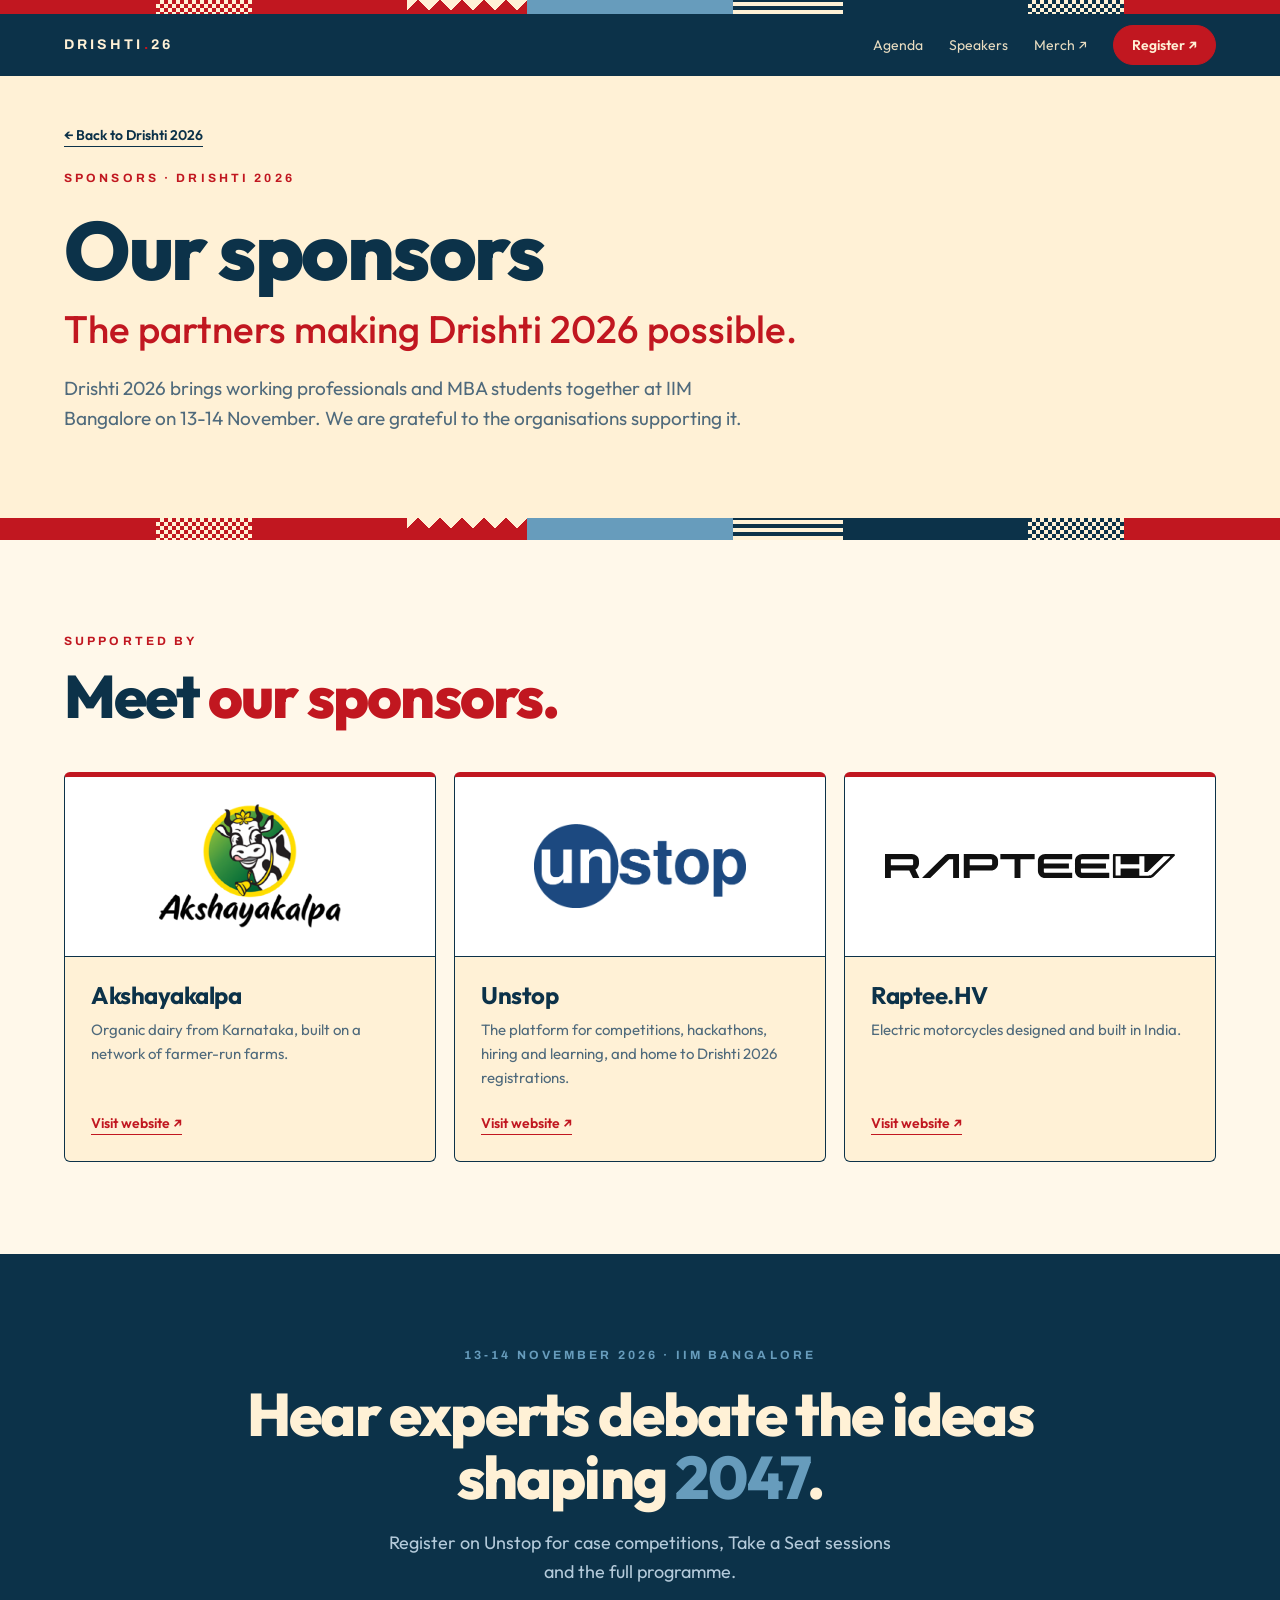
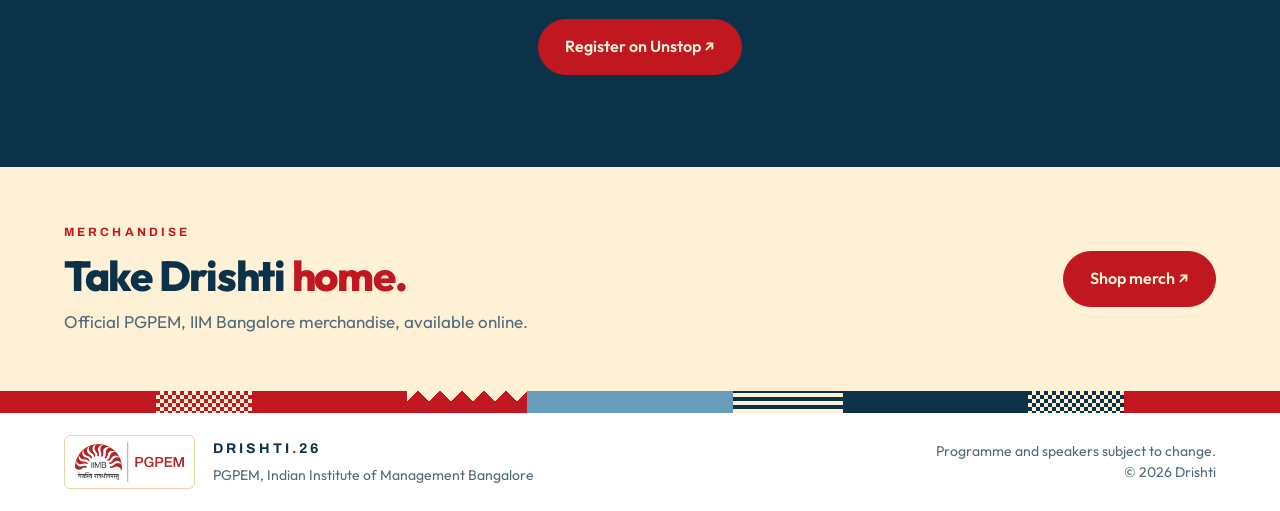
<file: drishti-2026/sponsors.html>
<!DOCTYPE html>
<html lang="en"><head><meta charset="utf-8">
<!-- Google tag (gtag.js) -->
<script async src="https://www.googletagmanager.com/gtag/js?id=G-N02T4JXVV4"></script>
<script>
  window.dataLayer = window.dataLayer || [];
  function gtag(){dataLayer.push(arguments);}
  gtag('js', new Date());

  gtag('config', 'G-N02T4JXVV4');
</script>
<meta property="og:type" content="website"><meta property="og:site_name" content="PGPEM · IIM Bangalore"><meta property="og:title" content="Sponsors · Drishti 2026"><meta property="og:description" content="Meet the sponsors supporting Drishti 2026, the flagship conference of PGPEM, IIM Bangalore, on 13-14 November 2026."><meta property="og:url" content="https://pgpem.in/drishti-2026/sponsors.html"><meta property="og:image" content="https://pgpem.in/images/og-drishti.jpg"><meta property="og:image:width" content="1200"><meta property="og:image:height" content="630"><meta property="og:image:alt" content="Sponsors · Drishti 2026"><meta name="twitter:card" content="summary_large_image"><meta name="twitter:title" content="Sponsors · Drishti 2026"><meta name="twitter:description" content="Meet the sponsors supporting Drishti 2026, the flagship conference of PGPEM, IIM Bangalore, on 13-14 November 2026."><meta name="twitter:image" content="https://pgpem.in/images/og-drishti.jpg">
<link rel="icon" href="../favicon.ico" sizes="any"><link rel="icon" type="image/png" sizes="32x32" href="../images/favicon-32.png"><link rel="apple-touch-icon" href="../images/apple-touch-icon.png">
<meta name="viewport" content="width=device-width, initial-scale=1, viewport-fit=cover">
<title>Sponsors · Drishti 2026</title>
<meta name="description" content="Meet the sponsors supporting Drishti 2026, the flagship conference of PGPEM, IIM Bangalore, on 13-14 November 2026.">
<link href="https://fonts.googleapis.com/css2?family=Archivo:wght@500;600;700&family=Outfit:wght@300;400;500;600;700;800&display=swap" rel="stylesheet">
<link rel="stylesheet" href="session.css">
<style>
.sh .lead{margin-top:22px}
.sp{display:grid;gap:18px;grid-template-columns:repeat(auto-fit,minmax(300px,1fr))}
.sc{display:flex;flex-direction:column;background:var(--cream);border:1.5px solid var(--navy);border-top:5px solid var(--red);border-radius:6px;overflow:hidden;scroll-margin-top:96px}
.sc .lgp{display:flex;align-items:center;justify-content:center;height:180px;padding:28px;background:#fff;border-bottom:1.5px solid var(--navy)}
.sc .lgp img{display:block;width:auto;max-width:100%}.sc .ak{height:124px}.sc .un{height:84px}.sc .ra{height:24px}
.sc .bd{padding:26px;display:flex;flex-direction:column;flex:1}.sc h3{font-size:24px;letter-spacing:-.02em}
.sc p{margin:10px 0 22px;font-size:15px;color:var(--mu);flex:1}
.sc .vs{align-self:flex-start;font-size:14px;font-weight:600;color:var(--red);border-bottom:1.5px solid currentColor}.sc .vs:hover{color:var(--navy)}
</style>
</head><body>
<nav><div class="fs th"></div><div class="w"><a class="lg" href="index.html">DRISHTI<i>.</i>26</a><div class="nl"><a href="index.html#agenda">Agenda</a><a href="index.html#speakers">Speakers</a><a class="mr" href="https://merch.pgpem.in/" target="_blank" rel="noopener">Merch ↗</a><a class="b sm" data-reg href="#" target="_blank" rel="noopener">Register ↗</a></div></div></nav>
<header class="sh"><div class="w"><a class="back" href="index.html">← Back to Drishti 2026</a>
<div class="ey">Sponsors · Drishti 2026</div>
<h1>Our sponsors</h1><div class="sub">The partners making Drishti 2026 possible.</div>
<p class="lead">Drishti 2026 brings working professionals and MBA students together at IIM Bangalore on 13-14 November. We are grateful to the organisations supporting it.</p></div></header>
<div class="fs"></div>
<section class="l"><div class="w"><div class="ey rv">Supported by</div><h2 class="rv" style="margin:14px 0 44px">Meet <em class="s">our sponsors.</em></h2><div class="sp">
<article class="sc rv" id="akshayakalpa"><div class="lgp"><img class="ak" src="../images/sponsor-akshayakalpa.png" alt="Akshayakalpa" width="181" height="124"></div><div class="bd"><h3>Akshayakalpa</h3><p>Organic dairy from Karnataka, built on a network of farmer-run farms.</p><a class="vs" href="https://www.akshayakalpa.org/" target="_blank" rel="noopener">Visit website ↗</a></div></article>
<article class="sc rv" id="unstop"><div class="lgp"><img class="un" src="../images/sponsor-unstop.png" alt="Unstop" width="211" height="84"></div><div class="bd"><h3>Unstop</h3><p>The platform for competitions, hackathons, hiring and learning, and home to Drishti 2026 registrations.</p><a class="vs" href="https://unstop.com/" target="_blank" rel="noopener">Visit website ↗</a></div></article>
<article class="sc rv" id="raptee"><div class="lgp"><img class="ra" src="../images/sponsor-raptee.svg" alt="Raptee.HV" width="290" height="24"></div><div class="bd"><h3>Raptee.HV</h3><p>Electric motorcycles designed and built in India.</p><a class="vs" href="https://raptee.com/" target="_blank" rel="noopener">Visit website ↗</a></div></article>
</div></div></section>
<section class="cta"><div class="w"><div class="ey">13-14 November 2026 · IIM Bangalore</div><h2>Hear experts debate the ideas shaping <em class="s">2047</em>.</h2><p>Register on Unstop for case competitions, Take a Seat sessions and the full programme.</p><a class="b" data-reg href="#" target="_blank" rel="noopener">Register on Unstop ↗</a></div></section>
<section class="mch" aria-labelledby="mch-h"><div class="w"><div><div class="ey">Merchandise</div><h2 id="mch-h">Take Drishti <em class="s">home.</em></h2><p>Official PGPEM, IIM Bangalore merchandise, available online.</p></div><a class="b" href="https://merch.pgpem.in/" target="_blank" rel="noopener">Shop merch ↗</a></div></section>
<div class="fs"></div>
<footer><div class="w"><div class="fb"><div class="ilg"><img src="../images/iimb-pgpem.png" alt="IIM Bangalore · PGPEM" width="130" height="48"></div><div><div class="lg">DRISHTI<i>.</i>26</div><p>PGPEM, Indian Institute of Management Bangalore</p></div></div><p class="fn">Programme and speakers subject to change.<br>© 2026 Drishti</p></div></footer>
<script src="session.js"></script>
</body></html>
</file>
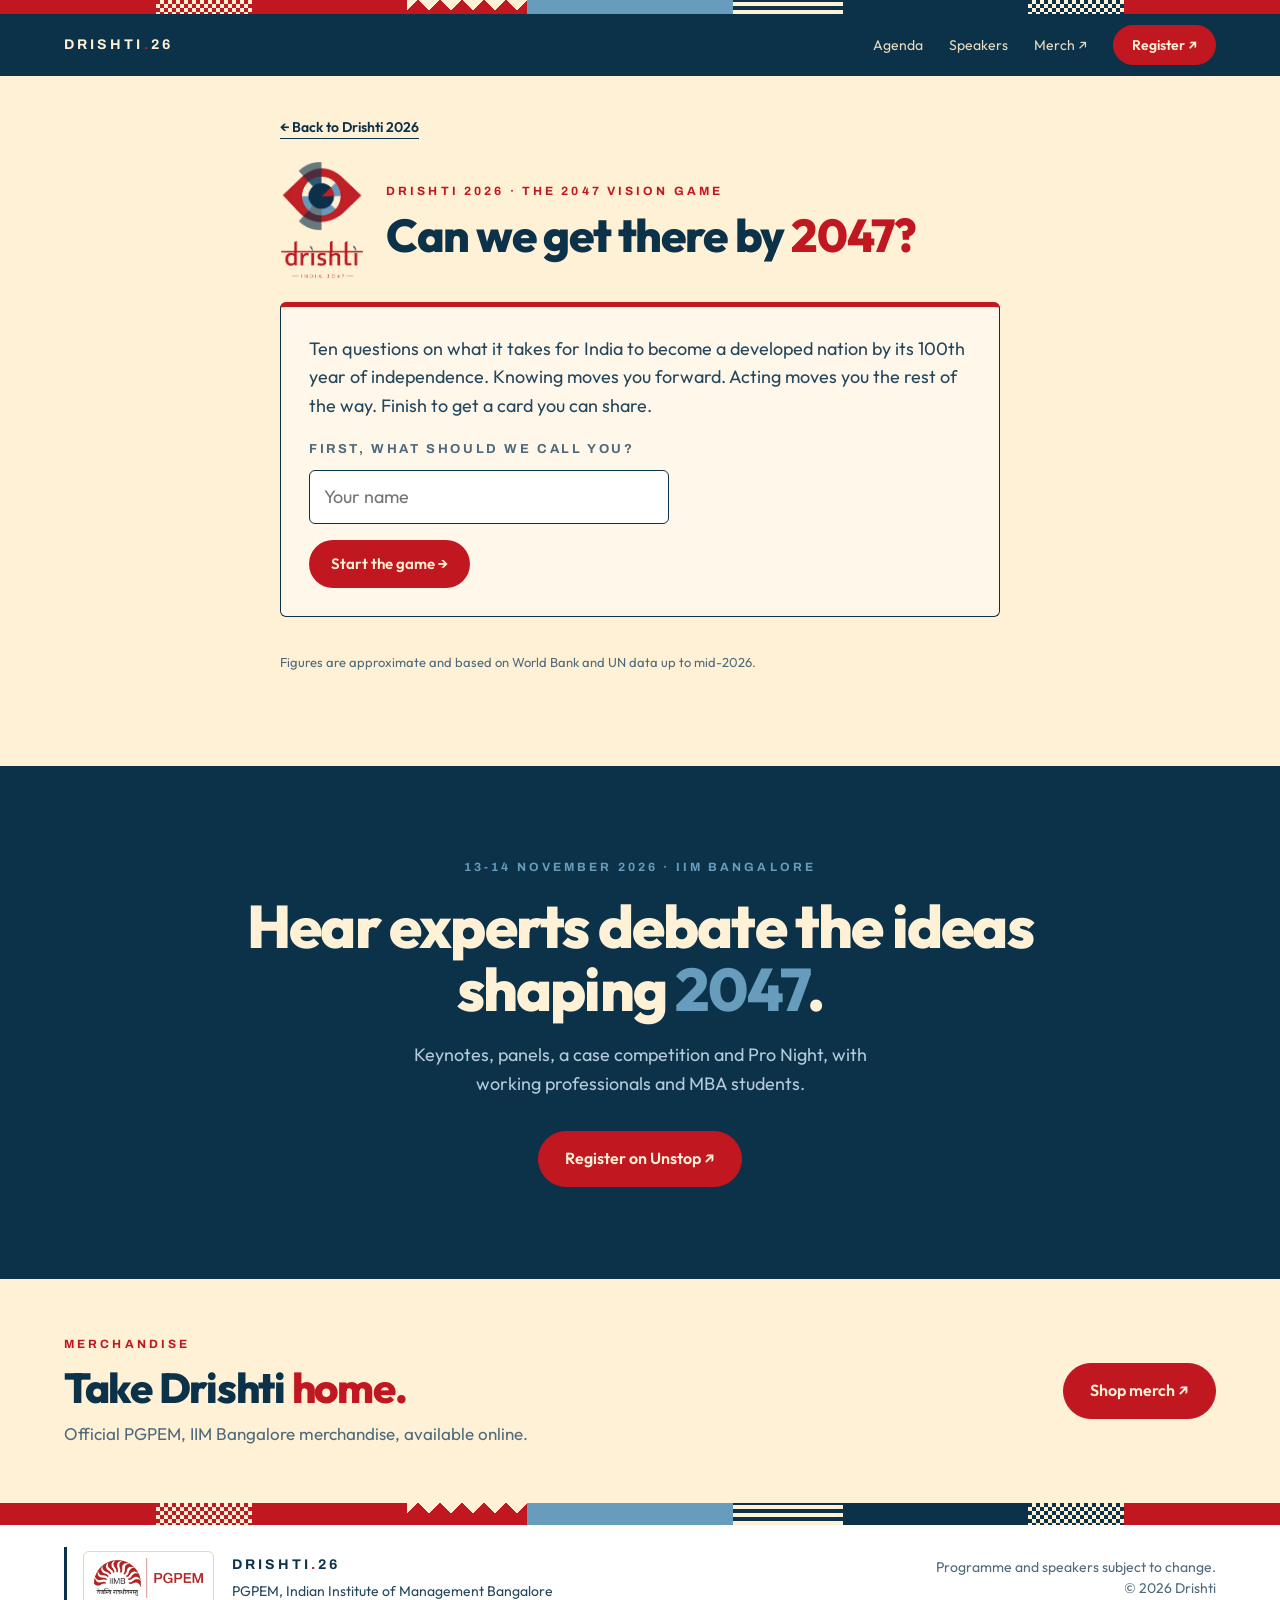
<file: drishti-2026/vision-game.html>
<!DOCTYPE html>
<html lang="en"><head><meta charset="utf-8">
<!-- Google tag (gtag.js) -->
<script async src="https://www.googletagmanager.com/gtag/js?id=G-N02T4JXVV4"></script>
<script>
  window.dataLayer = window.dataLayer || [];
  function gtag(){dataLayer.push(arguments);}
  gtag('js', new Date());

  gtag('config', 'G-N02T4JXVV4');
</script>
<meta property="og:type" content="website"><meta property="og:site_name" content="PGPEM · IIM Bangalore"><meta property="og:title" content="The 2047 Vision Game · Drishti 2026"><meta property="og:description" content="Ten questions on what it takes for India to become a developed nation by 2047. Test what you know, lock in your pledges and share your card. Then join us at Drishti 2026, IIM Bangalore."><meta property="og:url" content="https://pgpem.in/drishti-2026/vision-game.html"><meta property="og:image" content="https://pgpem.in/images/og-drishti.jpg"><meta property="og:image:width" content="1200"><meta property="og:image:height" content="630"><meta property="og:image:alt" content="The 2047 Vision Game · Drishti 2026"><meta name="twitter:card" content="summary_large_image"><meta name="twitter:title" content="The 2047 Vision Game · Drishti 2026"><meta name="twitter:description" content="Ten questions on what it takes for India to become a developed nation by 2047. Test what you know, lock in your pledges and share your card. Then join us at Drishti 2026, IIM Bangalore."><meta name="twitter:image" content="https://pgpem.in/images/og-drishti.jpg">
<link rel="icon" href="../favicon.ico" sizes="any"><link rel="icon" type="image/png" sizes="32x32" href="../images/favicon-32.png"><link rel="apple-touch-icon" href="../images/apple-touch-icon.png">
<meta name="viewport" content="width=device-width, initial-scale=1, viewport-fit=cover">
<title>The 2047 Vision Game · Drishti 2026</title>
<meta name="description" content="Ten questions on what it takes for India to become a developed nation by 2047. Test what you know, lock in your pledges and share your card. Then join us at Drishti 2026, IIM Bangalore.">
<link href="https://fonts.googleapis.com/css2?family=Archivo:wght@500;600;700&family=Outfit:wght@300;400;500;600;700;800&display=swap" rel="stylesheet">
<link rel="stylesheet" href="session.css">
<style>
/* game: one card on the road from 1947 to 2047; knowledge (navy) and pledges (red) both move you forward */
[hidden]{display:none!important}
.gm{background:var(--cream);padding:40px 0 80px}
.gw{max-width:760px;margin:0 auto;padding:0 20px;display:flex;flex-direction:column;gap:22px}
.gh{display:flex;gap:22px;align-items:center}.gh img{width:84px;height:auto;flex:none}
.gh .ey:before{display:none}
.gh h1{font-size:clamp(30px,5.4vw,46px);margin-top:10px}.gh h1 em{color:var(--red)}
.hi{margin:0;font-size:17px;line-height:1.5;color:#24475d}.hi b{font-weight:700;color:var(--navy)}
.road{display:flex;flex-direction:column;gap:8px}
.track{height:12px;border-radius:6px;background:var(--ln);overflow:hidden;display:flex}
.seg{height:100%;width:0;transition:width .5s cubic-bezier(.2,.7,.2,1)}.seg.k{background:var(--navy)}.seg.p{background:var(--red)}
.years{display:flex;justify-content:space-between;font-family:Archivo,system-ui,sans-serif;font-size:12px;letter-spacing:.2em;font-weight:600;color:var(--mu);font-variant-numeric:tabular-nums}.years b{color:var(--navy)}
.legend{display:flex;gap:18px;flex-wrap:wrap;font-size:13px;color:var(--mu)}.legend i{display:inline-block;width:10px;height:10px;border-radius:2px;margin-right:7px;vertical-align:middle}
.card{background:var(--paper);border:1.5px solid var(--navy);border-top:5px solid var(--red);border-radius:6px;padding:28px;display:flex;flex-direction:column;gap:18px}
@media(max-width:560px){.card{padding:20px}.gh img{width:60px}}
.meta{display:flex;justify-content:space-between;gap:12px;font-family:Archivo,system-ui,sans-serif;font-size:12px;letter-spacing:.2em;text-transform:uppercase;font-weight:700;color:var(--mu);font-variant-numeric:tabular-nums}
.q{font-size:clamp(21px,2.6vw,27px);line-height:1.25;letter-spacing:-.02em}
.opts{display:grid;gap:10px}
.opt{all:unset;box-sizing:border-box;display:flex;gap:14px;align-items:flex-start;padding:13px 16px;border:1.5px solid var(--ln);border-radius:6px;cursor:pointer;background:#fff;color:var(--navy);font-size:16px;transition:border-color .15s,transform .15s}
.opt:hover:not([disabled]){border-color:var(--navy);transform:translateX(3px)}
.opt:focus-visible,.plg:focus-within,.btn:focus-visible{outline:3px solid var(--sky);outline-offset:2px}
.opt .k{font:500 20px/1 Outfit,sans-serif;color:var(--red);min-width:1em;padding-top:1px}
.opt[disabled]{cursor:default}.opt.right{border-color:var(--navy);background:#dfecf4}.opt.wrong{border-color:var(--red);background:#fbe1df}
.fb{border-left:3px solid var(--navy);padding:4px 0 4px 16px;color:#24475d}.fb.no{border-color:var(--red)}.fb strong{display:block;color:var(--navy)}
.act{background:var(--cream);border:1.5px dashed var(--red);border-radius:6px;padding:20px;display:flex;flex-direction:column;gap:12px}
.act h3{font-size:20px;letter-spacing:-.02em}.act p{margin:0;color:var(--mu)}
.grow{display:flex;gap:12px;flex-wrap:wrap;align-items:center}
.btn{all:unset;box-sizing:border-box;cursor:pointer;display:inline-flex;white-space:nowrap;gap:8px;align-items:center;background:var(--red);color:var(--cream);font-weight:600;font-size:15px;padding:12px 22px;border-radius:999px;transition:.2s}
.btn:hover:not([disabled]){background:var(--red2);transform:translateY(-2px)}
.btn.nv{background:var(--navy)}.btn.nv:hover:not([disabled]){background:var(--navy2)}
.btn.gh2{background:none;color:var(--navy);border:1.5px solid var(--navy)}.btn.gh2:hover:not([disabled]){background:var(--navy);color:var(--cream)}
.btn[disabled]{opacity:.4;cursor:default}
.note{font-size:13px;font-weight:600;color:var(--red)}
.pls{display:grid;gap:10px}
.plg{display:flex;gap:12px;align-items:flex-start;padding:11px 14px;border:1.5px solid var(--ln);border-radius:6px;cursor:pointer;background:#fff}
.plg:has(input:checked){border-color:var(--red);background:#fdeceb}
.plg input{accent-color:var(--red);margin-top:4px;width:18px;height:18px;flex:none}
.big{font-size:clamp(56px,9vw,84px);font-weight:700;letter-spacing:-.04em;line-height:1;color:var(--navy);font-variant-numeric:tabular-nums}
.rank{font:600 30px/1.15 Outfit,sans-serif;color:var(--red);margin:6px 0 0}
ul.rev{margin:8px 0 0;padding-left:18px;color:var(--mu);display:grid;gap:6px;font-size:15px}ul.rev b{color:var(--navy)}
label.nm{font-family:Archivo,system-ui,sans-serif;font-size:13px;font-weight:700;letter-spacing:.2em;text-transform:uppercase;color:var(--mu)}
input.nm{font:inherit;font-size:18px;color:var(--navy);background:#fff;border:1.5px solid var(--navy);border-radius:6px;padding:12px 14px;width:100%;max-width:360px}
input.nm:focus{outline:3px solid var(--sky);outline-offset:1px}
.res{display:grid;grid-template-columns:minmax(0,1fr) minmax(0,1fr);gap:24px;align-items:start}@media(max-width:700px){.res{grid-template-columns:1fr}}
.pmsg{position:absolute;inset:0;display:flex;align-items:center;justify-content:center;text-align:center;padding:24px;margin:0;color:var(--cream);font-weight:600}
.prev{width:100%;height:auto;border-radius:6px;box-shadow:0 18px 40px -20px rgba(12,50,73,.55);display:block;background:var(--navy);min-height:240px}.prev[src]{min-height:0}
.sh2{display:grid;grid-template-columns:1fr 1fr;gap:10px}.sh2 .btn{justify-content:center;padding:12px 14px}
.btn svg{width:18px;height:18px;fill:currentColor;flex:none}
.li{background:#0a66c2!important}.x{background:#000!important}.ig{background:linear-gradient(45deg,#f09433,#dc2743 50%,#bc1888)!important}.wa{background:#1fa855!important}
.prom{background:var(--navy);color:var(--cream);border-radius:6px;padding:26px;display:flex;flex-direction:column;gap:10px}
.prom .ey{color:var(--sky)}.prom h3{font-size:clamp(22px,3vw,30px);letter-spacing:-.02em}.prom h3 em{color:var(--sky)}.prom p{margin:0;color:#b4cada}
.toast{position:fixed;left:50%;bottom:calc(24px + env(safe-area-inset-bottom,0px));transform:translate(-50%,20px);background:var(--navy);color:var(--cream);padding:12px 20px;border-radius:999px;font-size:14px;font-weight:600;opacity:0;pointer-events:none;transition:.3s;max-width:calc(100% - 32px);text-align:center;z-index:50}
.toast.on{opacity:1;transform:translate(-50%,0)}
.src{font-size:13px;color:var(--mu)}
@media(prefers-reduced-motion:reduce){.seg,.opt,.btn,.toast{transition:none}}
</style>
</head><body>
<nav><div class="fs th"></div><div class="w"><a class="lg" href="index.html">DRISHTI<i>.</i>26</a><div class="nl"><a href="index.html#agenda">Agenda</a><a href="index.html#speakers">Speakers</a><a class="mr" href="https://merch.pgpem.in/" target="_blank" rel="noopener">Merch ↗</a><a class="b sm" data-reg href="#" target="_blank" rel="noopener">Register ↗</a></div></div></nav>
<main class="gm"><div class="gw">
<a class="back" href="index.html" style="align-self:flex-start;margin:0">← Back to Drishti 2026</a>
<header class="gh"><img src="../images/drishti-logo.png" alt="Drishti India 2047 logo" width="362" height="509"><div>
<div class="ey">Drishti 2026 · The 2047 Vision Game</div>
<h1 id="ttl">Can we get there by <em class="s">2047?</em></h1></div></header>
<p class="hi" id="hi" hidden></p>
<div class="road" id="road" aria-label="Progress to 2047" hidden>
<div class="track"><div class="seg k" id="segK"></div><div class="seg p" id="segP"></div></div>
<div class="years"><span>1947</span><b id="yr">Year 1947</b><span>2047</span></div>
<div class="legend"><span><i style="background:var(--navy)"></i>Knowledge: 10 years per right answer</span><span><i style="background:var(--red)"></i>Pledges: 10 years each, picked at the end</span></div>
</div>
<section class="card" id="card" aria-live="polite"></section>
<p class="src">Figures are approximate and based on World Bank and UN data up to mid-2026.</p>
</div></main>
<section class="cta"><div class="w"><div class="ey">13-14 November 2026 · IIM Bangalore</div><h2>Hear experts debate the ideas shaping <em class="s">2047</em>.</h2><p>Keynotes, panels, a case competition and Pro Night, with working professionals and MBA students.</p><a class="b" data-reg href="#" target="_blank" rel="noopener">Register on Unstop ↗</a></div></section>
<section class="mch" aria-labelledby="mch-h"><div class="w"><div><div class="ey">Merchandise</div><h2 id="mch-h">Take Drishti <em class="s">home.</em></h2><p>Official PGPEM, IIM Bangalore merchandise, available online.</p></div><a class="b" href="https://merch.pgpem.in/" target="_blank" rel="noopener">Shop merch ↗</a></div></section>
<div class="fs"></div>
<footer><div class="w"><div class="fb"><div class="ilg"><img src="../images/iimb-pgpem.png" alt="IIM Bangalore · PGPEM" width="130" height="48"></div><div><div class="lg">DRISHTI<i>.</i>26</div><p>PGPEM, Indian Institute of Management Bangalore</p></div></div><p class="fn">Programme and speakers subject to change.<br>© 2026 Drishti</p></div></footer>
<div class="toast" id="toast" role="status"></div>
<script src="session.js"></script>
<script>
const Q=[
 {q:"Why is 2047 a meaningful target year for India to become a developed nation?",o:["It is when India's population is expected to peak","It marks 100 years of independence","It is the deadline set by the United Nations","It is the year of the next census"],a:1,e:"India became independent on 15 August 1947, so 2047 is the 100th year of independence.",p:"I'll write down one goal I want to achieve for myself by 2047."},
 {q:"Which measure does the World Bank use to classify a country as high-income?",o:["Total size of the economy (GDP)","Income per person (GNI per capita)","Size of the population","Value of exports"],a:1,e:"The World Bank ranks countries by gross national income per person. A large economy can still be low-income if it is shared among many people.",p:"I'll learn one new skill this year that raises what I can earn or contribute."},
 {q:"Roughly how much income per person per year does a country need to cross the World Bank's high-income line?",o:["About $1,500","About $4,500","About $14,000","About $50,000"],a:2,e:"The threshold is around $14,000 per person per year and is updated annually. India today is around $2,500, so the gap is large.",p:"I'll buy from a local shop or small business this month to keep money in my community."},
 {q:"The Human Development Index (HDI) combines which three things?",o:["Income, military strength, exports","Health, education, income","Population, land area, GDP","Internet access, roads, electricity"],a:1,e:"HDI looks at life expectancy, years of schooling and income per person. Development means people live longer, learn more and earn more.",p:"I'll help one child or classmate with their studies."},
 {q:"What is the 'demographic dividend'?",o:["Extra growth when a large share of people are of working age","A bonus paid to large families","Tax income from a growing population","Money sent home by workers abroad"],a:0,e:"When most people are of working age and have jobs, a country can grow fast. India's working-age population will be large for the next two decades, but only if those people are skilled and employed.",p:"I'll spend time each week building a job-ready skill such as coding, a trade or a new language."},
 {q:"Which of these countries went from being poor in the 1960s to high-income today?",o:["South Korea","Argentina","Nigeria","Brazil"],a:0,e:"South Korea grew rapidly through education, manufacturing and exports, and is now a high-income country.",p:"I'll read about how one developed country grew and share one lesson with a friend."},
 {q:"What is the 'middle-income trap'?",o:["When a country's middle class stops paying tax","When growth stalls before a country reaches high income","When middle-income families take on too much debt","When inflation wipes out savings"],a:1,e:"Many countries grow out of poverty but stall before becoming rich, usually because productivity, skills and innovation stop improving.",p:"I'll try one new way of doing my work or study faster or better this month."},
 {q:"As countries develop, where do most workers usually move?",o:["From cities back to villages","From farming into manufacturing and services","From private jobs into government jobs","Out of the workforce entirely"],a:1,e:"Factory and service jobs usually produce more per worker than small-scale farming, so this shift raises incomes. Around 45% of India's workers are still in agriculture.",p:"I'll support a farmer or rural business by buying directly from them."},
 {q:"Raising which of these is often called one of India's biggest untapped sources of growth?",o:["The number of public holidays","Women's participation in paid work","The retirement age","Gold imports"],a:1,e:"A much smaller share of women work for pay in India than in most developed countries. Closing that gap would add many workers to the economy.",p:"I'll teach a woman or elder in my family a digital skill, like paying online or filling a form."},
 {q:"Which health measure is most often used to compare how developed countries are?",o:["Number of hospitals","Infant mortality rate","Number of gyms per city","Average height"],a:1,e:"The infant mortality rate counts babies who die before their first birthday. Developed countries have very low rates thanks to clean water, nutrition and good care.",p:"I'll keep my street or building clean and help stop the spread of disease."}
];
const EXTRA=[
 "I'll plant a tree and look after it for a year.",
 "I'll help one child or classmate with their studies.",
 "I'll keep my street or building clean and not litter.",
 "I'll save water at home: fix a leak or cut shower time.",
 "I'll follow traffic rules and wear a helmet or seatbelt every time.",
 "I'll check facts before forwarding news on WhatsApp.",
 "I'll volunteer a few hours for a local cause.",
 "I'll pay for things digitally or ask for a bill, so business stays on the books."
];
const ranks=[[10,"Visionary of 2047","You understand what it really takes."],[8,"Nation Builder","Strong grasp of how nations develop."],[5,"Rising Citizen","Good start. A few milestones to revisit."],[0,"Just Starting the Journey","The facts will come. Your pledges already count."]];
const URL_SHARE="https://pgpem.in/drishti-2026",TAGS="#Drishti2026 #India2047 #IIMBangalore";
let name="",order,i,score,streak,missed,pledges,cardBlob=null;
const $=id=>document.getElementById(id),card=$('card'),segK=$('segK'),segP=$('segP'),yr=$('yr');
const esc=s=>s.replace(/[&<>"']/g,c=>({'&':'&amp;','<':'&lt;','>':'&gt;','"':'&quot;',"'":'&#39;'}[c]));
const first=()=>name.split(/\s+/)[0];
const years=()=>Math.min(100,score*10+pledges.length*10);
const track=(ev,p)=>{try{gtag('event',ev,p||{})}catch(e){}};
function shuffle(a){a=a.slice();for(let j=a.length-1;j>0;j--){const k=Math.floor(Math.random()*(j+1));[a[j],a[k]]=[a[k],a[j]]}return a}
function road(){const k=score*10,p=Math.min(100-k,pledges.length*10);segK.style.width=k+'%';segP.style.width=p+'%';yr.textContent=years()>=100?'2047 reached':'Year '+(1947+years())}
function hello(t){$('hi').innerHTML=`Hello, <b>${esc(first())}</b>. ${t}`}
function toast(t,ms){const el=$('toast');el.textContent=t;el.classList.add('on');clearTimeout(toast.t);toast.t=setTimeout(()=>el.classList.remove('on'),ms||3800)}

function intro(){
  let saved="";try{saved=localStorage.getItem('vg-name')||""}catch(e){}
  card.innerHTML=`<p style="margin:0;font-size:18px;color:#24475d">Ten questions on what it takes for India to become a developed nation by its 100th year of independence. Knowing moves you forward. Acting moves you the rest of the way. Finish to get a card you can share.</p>
  <form id="f" style="display:flex;flex-direction:column;gap:10px"><label class="nm" for="nm">First, what should we call you?</label>
  <input class="nm" id="nm" type="text" maxlength="40" autocomplete="name" placeholder="Your name" required value="${esc(saved)}">
  <div class="grow" style="margin-top:6px"><button class="btn" id="go">Start the game →</button><span class="note" id="err"></span></div></form>`;
  $('f').onsubmit=e=>{e.preventDefault();const v=$('nm').value.trim().replace(/\s+/g,' ');
    if(!v){$('err').textContent='Please enter your name to begin.';$('nm').focus();return}
    name=v;try{localStorage.setItem('vg-name',name)}catch(e){}track('vision_game_start');start()};
}
function start(){
  order=shuffle(Q);i=0;score=0;streak=0;missed=[];pledges=[];cardBlob=null;
  $('hi').hidden=false;hello('Every right answer moves India ten years closer to 2047.');$('road').hidden=false;road();show();
}
function show(){
  const it=order[i];
  card.innerHTML=`<div class="meta"><span>Question ${i+1} of ${order.length}</span><span>Score ${score}</span></div>
  <h2 class="q">${it.q}</h2><div class="opts">${it.o.map((t,n)=>`<button class="opt" data-n="${n}"><span class="k">${'ABCD'[n]}</span><span>${t}</span></button>`).join('')}</div><div id="after" style="display:flex;flex-direction:column;gap:14px"></div>`;
  card.querySelectorAll('.opt').forEach(b=>b.onclick=()=>pick(+b.dataset.n));
}
function pick(n){
  const it=order[i],ok=n===it.a;
  card.querySelectorAll('.opt').forEach(b=>{b.disabled=true;const m=+b.dataset.n;if(m===it.a)b.classList.add('right');else if(m===n)b.classList.add('wrong')});
  if(ok){score++;streak++}else{streak=0;missed.push(it)}
  road();
  const last=i===order.length-1;
  $('after').innerHTML=`<div class="fb ${ok?'':'no'}"><strong>${ok?`Correct, ${esc(first())}. That moves India 10 years closer.`:'Not quite. A pledge at the end wins these years back for India.'}</strong>${it.e}</div>
  <div class="grow"><button class="btn nv" id="next">${last?'See my result →':'Next question →'}</button>${streak>=3?`<span class="note">${streak} in a row</span>`:''}</div>`;
  $('next').onclick=()=>{if(last)end();else{i++;show();card.scrollIntoView({block:'nearest',behavior:'smooth'})}};
  $('next').focus({preventScroll:true});
}
function end(){
  const r=ranks.find(x=>score>=x[0]);
  hello('Well played. Now turn what you know into action.');
  card.innerHTML=`<div><div class="ey">Vision score</div><div class="big" style="margin-top:12px">${score}/10</div>
  <p class="rank">${r[1]}</p><p style="margin:4px 0 0;color:var(--mu)">${r[2]}</p></div>
  ${missed.length?`<div><strong>Worth revisiting</strong><ul class="rev">${missed.map(m=>`<li>${m.q} <b>${m.o[m.a]}</b></li>`).join('')}</ul></div>`:''}
  <div id="gz"></div>`;
  // pledges close the gap to 2047 (10 years each, at least 3), always with 2 spare to choose from
  const need=Math.max(3,10-score),lost=missed.map(m=>m.p),head=t=>t.split(' ').slice(0,6).join(' '),
    extra=shuffle(EXTRA.filter(x=>!lost.some(l=>head(l)===head(x)))).slice(0,Math.max(0,need+2-lost.length)),
    pool=shuffle(lost.concat(extra)).slice(0,need+2),z=$('gz');
  z.innerHTML=`<div class="act"><h3>${missed.length?`You’re at ${1947+years()}. Knowledge got you here. Action takes you further.`:'A perfect 10. You reached 2047 on knowledge alone. Now make it real.'}</h3>
   <p>Pick ${need} pledges from these ${pool.length}.${missed.length?` Each pledge is worth 10 years${need>3?', so '+need+' get India to 2047':''}.`:' They go on your card.'}</p>
   <div class="pls">${pool.map((p,n)=>`<label class="plg"><input type="checkbox" value="${n}"><span>${p}</span></label>`).join('')}</div>
   <div class="grow"><button class="btn" id="lock" disabled>Lock in my pledges</button><span class="note" id="cnt">0 of ${need} picked</span></div></div>`;
  const boxes=[...z.querySelectorAll('input')],lock=$('lock'),cnt=$('cnt');
  const upd=()=>{const c=boxes.filter(b=>b.checked).length;boxes.forEach(b=>b.disabled=!b.checked&&c>=need);
    cnt.textContent=`${c} of ${need} picked`;lock.disabled=c<need;
    const k=score*10,t=Math.min(100,k+c*10);segP.style.width=(t-k)+'%';yr.textContent=t>=100?'2047 reached':'Year '+(1947+t)};
  boxes.forEach(b=>b.onchange=upd);
  lock.onclick=()=>{boxes.filter(b=>b.checked).forEach(b=>pledges.push(pool[+b.value]));road();result()};
}

/* share card: 1080 wide, height fits the content (within the 1.91:1 to 4:5 range social apps accept) */
const W=1080,NAVY="#0c3249",RED="#c11720",CREAM="#fff1d6",SKY="#679cbc",MU="#4f6a7c";
/* logos inlined so the card exports from any origin, including a local file */
const LOGO_D="[data-uri]",LOGO_I="[data-uri]";
const img=src=>new Promise(r=>{const m=new Image();m.onload=()=>r(m);m.onerror=()=>r(null);m.src=src});
function wrap(c,t,maxW){const w=t.split(' '),out=[];let l='';w.forEach(x=>{const s=l?l+' '+x:x;if(c.measureText(s).width>maxW&&l){out.push(l);l=x}else l=s});if(l)out.push(l);return out}
function fit(c,t,font,size,maxW,min){let s=size;do{c.font=font.replace('#',s)}while(c.measureText(t).width>maxW&&(s-=4)>min);return s}
function spaced(c,t,x,y,sp){if('letterSpacing' in c){c.letterSpacing=sp+'px';c.fillText(t,x,y);c.letterSpacing='0px'}else c.fillText(t,x,y)}
function strip(c,y,h){const segs=[[RED,0,260],['chk',260,380,RED],[SKY,380,600],['str',600,720],[NAVY,720,880],['chk',880,980,NAVY],[RED,980,1080]];
  segs.forEach(s=>{if(s[0]==='chk'){for(let x=s[1];x<s[2];x+=8)for(let yy=0;yy<h;yy+=8){c.fillStyle=((x-s[1])/8+yy/8)%2?s[3]:CREAM;c.fillRect(x,y+yy,8,Math.min(8,h-yy))}}
    else if(s[0]==='str'){for(let yy=0;yy<h;yy+=8){c.fillStyle=CREAM;c.fillRect(s[1],y+yy,s[2]-s[1],4);c.fillStyle=NAVY;c.fillRect(s[1],y+yy+4,s[2]-s[1],Math.min(4,h-yy-4))}}
    else{c.fillStyle=s[0];c.fillRect(s[1],y,s[2]-s[1],h)}})}
function rr(c,x,y,w,h,r){c.beginPath();c.moveTo(x+r,y);c.arcTo(x+w,y,x+w,y+h,r);c.arcTo(x+w,y+h,x,y+h,r);c.arcTo(x,y+h,x,y,r);c.arcTo(x,y,x+w,y,r);c.closePath()}
async function drawCard(){
  await Promise.all(['300 52px Outfit','700 48px Outfit','600 30px Outfit','500 22px Outfit','700 22px Archivo'].map(f=>document.fonts.load(f).catch(()=>{})));
  const [logo,iimb]=await Promise.all([img(LOGO_D),img(LOGO_I)]);
  // height follows the content: lay everything out first, then size the canvas
  const cv=document.createElement('canvas');cv.width=W;let c=cv.getContext('2d');
  const words=name.split(' ').map(t=>[t,SKY]).concat('has pledged to help build a developed India by 2047.'.split(' ').map(t=>[t,CREAM]));
  let fs=48,lines;do{c.font=`700 ${fs}px Outfit`;lines=[[]];let lw=0;const sp=c.measureText(' ').width;
    words.forEach(w=>{const ww=c.measureText(w[0]).width;if(lw&&lw+sp+ww>W-120){lines.push([]);lw=0}lines[lines.length-1].push(w);lw+=(lw?sp:0)+ww})}while(lines.length>3&&(fs-=4)>=36);
  const LHh=Math.round(fs*1.2),hy=196,NB=hy+(lines.length-1)*LHh+52;
  // up to 10 pledges: shrink their type until the card fits the 4:5 limit (1350px tall)
  let pf=30,PL,GAP,LH,plH,CB,H;do{LH=Math.round(pf*1.33);GAP=Math.round(pf*.8);c.font=`600 ${pf}px Outfit`;
    PL=pledges.map(p=>wrap(c,p.replace(/^I'll /,'I will '),W-200));plH=PL.reduce((t,l)=>t+l.length*LH,0)+GAP*(PL.length-1);
    CB=NB+208+plH+52;H=CB+168}while(H>1350&&(pf-=2)>=20);
  cv.height=H;c=cv.getContext('2d');c.textBaseline='alphabetic';
  c.fillStyle=CREAM;c.fillRect(0,0,W,H);c.fillStyle=NAVY;c.fillRect(0,0,W,NB);strip(c,0,22);
  if(iimb){rr(c,W-232,50,172,74,8);c.fillStyle='#fff';c.fill();c.drawImage(iimb,W-218,59,144,144*265/720)}
  c.fillStyle=SKY;c.font='700 22px Archivo';spaced(c,'THE 2047 VISION GAME',60,96,5);
  c.font=`700 ${fs}px Outfit`;const sp=c.measureText(' ').width;
  lines.forEach((ln,k)=>{let x=60;ln.forEach(w=>{c.fillStyle=w[1];c.fillText(w[0],x,hy+k*LHh);x+=c.measureText(w[0]).width+sp})});
  let y=NB+56;
  c.fillStyle=RED;c.font='700 20px Archivo';spaced(c,'MY PLEDGES FOR INDIA 2047',60,y,5);c.fillRect(60,y+16,56,4);y+=60+28;
  PL.forEach((ln,n)=>{c.fillStyle=RED;c.font=`300 ${Math.round(pf*1.5)}px Outfit`;c.fillText(String(n+1).padStart(2,'0'),60,y+Math.round(pf*.4));
    c.fillStyle=NAVY;c.font=`600 ${pf}px Outfit`;ln.forEach((l,k)=>c.fillText(l,140,y+k*LH));y+=ln.length*LH+GAP});
  y+=58-GAP+6;
  c.fillStyle=NAVY;c.font='700 28px Outfit';c.fillText('Can we get there by 2047?',60,y);const qw=c.measureText('Can we get there by 2047? ').width;
  c.fillStyle=RED;c.font='700 28px Outfit';c.fillText('Yes, together we can.',60+qw,y);
  c.fillStyle='#fff8ea';c.fillRect(0,CB,W,H-CB);c.fillStyle=RED;c.fillRect(0,CB,W,6);
  if(logo)c.drawImage(logo,60,CB+22,112*362/509,112);
  c.fillStyle=NAVY;c.font='700 34px Outfit';c.fillText('Join us at Drishti 2026',180,CB+62);
  c.fillStyle=RED;c.font='600 26px Outfit';c.fillText('India 2047: Decisive Moves for the Next Decades',180,CB+100);
  c.fillStyle=MU;c.font='500 22px Outfit';c.fillText('13-14 Nov 2026 · IIM Bangalore · pgpem.in/drishti-2026',180,CB+136);
  strip(c,H-12,12);
  return new Promise((res,rej)=>{try{cv.toBlob(b=>b?res({blob:b,url:URL.createObjectURL(b),h:H}):rej(new Error('empty')),'image/png')}catch(e){rej(e)}});
}
function caption(short){
  const hook='In 2047, independent India turns 100. Can we get there as a developed nation?';
  if(short)return `${hook} I played the 2047 Vision Game and made my pledges. Add yours and join us at #Drishti2026, IIM Bangalore, 13-14 Nov.`;
  return `${hook}\n\nI played the 2047 Vision Game and made my pledges:\n${pledges.map(p=>'• '+p.replace(/^I'll /,'I will ')).join('\n')}\n\nIndia gets to 2047 together, one pledge at a time. Play the game, add yours, and join the conversation at Drishti 2026, the business and cultural fest of PGPEM, IIM Bangalore, on 13-14 November.\n\n${URL_SHARE}\n\n${TAGS}`;
}
const fileName=()=>`drishti-2047-vision-${first().toLowerCase().replace(/[^a-z0-9]+/g,'')||'card'}.png`;
function download(){const a=document.createElement('a');a.href=URL.createObjectURL(cardBlob);a.download=fileName();document.body.appendChild(a);a.click();setTimeout(()=>{URL.revokeObjectURL(a.href);a.remove()},1000)}
const copy=t=>navigator.clipboard?navigator.clipboard.writeText(t).then(()=>true,()=>false):Promise.resolve(false);
function cardFile(){return cardBlob&&new File([cardBlob],fileName(),{type:'image/png'})}
const canShareFile=()=>{const f=cardFile();return !!(f&&navigator.canShare&&navigator.canShare({files:[f]}))};
const ICON={li:'<path d="M20.45 20.45h-3.56v-5.57c0-1.33-.03-3.04-1.85-3.04-1.85 0-2.14 1.45-2.14 2.94v5.67H9.34V9h3.42v1.56h.05c.48-.9 1.64-1.85 3.37-1.85 3.6 0 4.27 2.37 4.27 5.46v6.28zM5.34 7.43a2.06 2.06 0 1 1 0-4.13 2.06 2.06 0 0 1 0 4.13zM7.12 20.45H3.56V9h3.56v11.45zM22.22 0H1.77C.79 0 0 .77 0 1.73v20.54C0 23.23.79 24 1.77 24h20.45c.98 0 1.78-.77 1.78-1.73V1.73C24 .77 23.2 0 22.22 0z"/>',
 x:'<path d="M18.24 2.25h3.31l-7.23 8.26 8.5 11.24h-6.66l-5.21-6.82-5.97 6.82H1.67l7.73-8.84L1.25 2.25h6.83l4.71 6.23 5.45-6.23zm-1.16 17.52h1.83L7.08 4.13H5.12l11.96 15.64z"/>',
 ig:'<path d="M12 2.16c3.2 0 3.58.01 4.85.07 3.25.15 4.77 1.69 4.92 4.92.06 1.27.07 1.65.07 4.85s-.01 3.58-.07 4.85c-.15 3.23-1.66 4.77-4.92 4.92-1.27.06-1.64.07-4.85.07s-3.58-.01-4.85-.07c-3.26-.15-4.77-1.7-4.92-4.92-.06-1.27-.07-1.64-.07-4.85s.01-3.58.07-4.85C2.38 3.92 3.9 2.38 7.15 2.23 8.42 2.17 8.8 2.16 12 2.16zM12 0C8.74 0 8.33.01 7.05.07 2.7.27.27 2.69.07 7.05.01 8.33 0 8.74 0 12s.01 3.67.07 4.95c.2 4.36 2.62 6.78 6.98 6.98C8.33 23.99 8.74 24 12 24s3.67-.01 4.95-.07c4.35-.2 6.78-2.62 6.98-6.98.06-1.28.07-1.69.07-4.95s-.01-3.67-.07-4.95c-.2-4.35-2.62-6.78-6.98-6.98C15.67.01 15.26 0 12 0zm0 5.84a6.16 6.16 0 1 0 0 12.32 6.16 6.16 0 0 0 0-12.32zM12 16a4 4 0 1 1 0-8 4 4 0 0 1 0 8zm6.4-11.85a1.44 1.44 0 1 0 0 2.88 1.44 1.44 0 0 0 0-2.88z"/>',
 wa:'<path d="M17.47 14.38c-.3-.15-1.76-.87-2.03-.97-.27-.1-.47-.15-.67.15-.2.3-.77.97-.94 1.17-.17.2-.35.22-.65.07-.3-.15-1.26-.46-2.4-1.48-.89-.79-1.49-1.77-1.66-2.07-.17-.3-.02-.46.13-.61.13-.13.3-.35.45-.52.15-.17.2-.3.3-.5.1-.2.05-.37-.02-.52-.08-.15-.67-1.61-.92-2.21-.24-.58-.49-.5-.67-.51h-.57c-.2 0-.52.07-.79.37-.27.3-1.04 1.02-1.04 2.48s1.07 2.88 1.21 3.08c.15.2 2.1 3.2 5.08 4.49.71.31 1.26.49 1.69.63.71.23 1.36.19 1.87.12.57-.09 1.76-.72 2.01-1.41.25-.69.25-1.29.17-1.41-.07-.12-.27-.2-.57-.35zM12.05 21.8h-.01a9.87 9.87 0 0 1-5.03-1.38l-.36-.21-3.74.98 1-3.65-.24-.37a9.86 9.86 0 0 1-1.51-5.26c0-5.45 4.44-9.88 9.89-9.88 2.64 0 5.12 1.03 6.99 2.9a9.82 9.82 0 0 1 2.89 6.99c0 5.45-4.44 9.88-9.88 9.88zm8.41-18.3A11.81 11.81 0 0 0 12.05 0C5.5 0 .16 5.34.16 11.89c0 2.1.55 4.14 1.59 5.95L.06 24l6.3-1.65a11.88 11.88 0 0 0 5.68 1.45h.01c6.55 0 11.89-5.34 11.89-11.89 0-3.18-1.24-6.16-3.48-8.41z"/>',
 sh:'<path d="M18 16.1c-.8 0-1.4.3-2 .8l-7.1-4.2c.1-.2.1-.5.1-.7s0-.5-.1-.7L16 7.2c.5.5 1.2.8 2 .8 1.7 0 3-1.3 3-3s-1.3-3-3-3-3 1.3-3 3c0 .2 0 .5.1.7L8 8.8C7.5 8.3 6.8 8 6 8c-1.7 0-3 1.3-3 3s1.3 3 3 3c.8 0 1.5-.3 2-.8l7.1 4.2c-.1.2-.1.4-.1.6 0 1.6 1.3 2.9 2.9 2.9s2.9-1.3 2.9-2.9-1.2-2.9-2.8-2.9z"/>',
 dl:'<path d="M12 16l-5-5 1.4-1.4 2.6 2.6V4h2v8.2l2.6-2.6L17 11l-5 5zM5 18h14v2H5z"/>'};
const svg=k=>`<svg viewBox="0 0 24 24" aria-hidden="true">${ICON[k]}</svg>`;
async function result(){
  track('vision_game_complete',{score:score});
  hello('Thank you for your pledges. Here’s your card to share.');
  card.innerHTML=`<div class="res"><div style="position:relative"><img class="prev" id="prev" alt="Your 2047 Vision Game card"><p class="pmsg" id="prevMsg">Drawing your card…</p></div>
  <div style="display:flex;flex-direction:column;gap:16px"><div><div class="ey">Your card is ready</div>
  <h2 style="font-size:clamp(26px,3.4vw,36px);margin-top:12px">Can we get there? <em class="s" style="color:var(--red)">Yes, together we can.</em></h2>
  <p style="margin:8px 0 0;color:var(--mu)">A developed India by 2047 is built by people who know what it takes and act on it. Share your pledges and bring others along.</p></div>
  <div class="sh2"><button class="btn li" data-s="linkedin">${svg('li')}LinkedIn</button><button class="btn x" data-s="x">${svg('x')}X</button>
  <button class="btn ig" data-s="instagram">${svg('ig')}Instagram</button><button class="btn wa" data-s="whatsapp">${svg('wa')}WhatsApp</button></div>
  <div class="grow"><button class="btn nv" id="dl">${svg('dl')}Download image</button><button class="btn nv" id="sf" hidden>${svg('sh')}Share image</button></div>
  <div class="grow"><button class="btn gh2" id="cc">Copy caption</button><button class="btn gh2" id="again">Play again</button></div></div></div>
  <div class="prom"><div class="ey">13-14 Nov 2026 · IIM Bangalore</div><h3>Take the conversation to <em class="s">Drishti 2026.</em></h3>
  <p>India 2047: Decisive Moves for the Next Decades. Keynotes, panels, the Boardroom Brawlz case competition and Pro Night, with working professionals and MBA students.</p>
  <div class="grow" style="margin-top:6px"><a class="b" data-reg href="#" target="_blank" rel="noopener">Register on Unstop ↗</a><a class="b g" href="index.html#agenda" style="border-color:var(--cream);color:var(--cream)!important">See the agenda</a></div></div>`;
  document.querySelectorAll('[data-reg]').forEach(a=>a.href="https://unstop.com/college-fests/drishti-2026-hosted-by-pgpem-iim-bangalore-indian-institute-of-management-iim-bangalore-523573");
  card.scrollIntoView({block:'start',behavior:'smooth'});
  let c;try{c=await drawCard()}catch(e){$('prev').alt='';$('prevMsg').textContent='Your card could not be drawn in this browser. Try another browser to download it.';card.querySelectorAll('[data-s],#dl').forEach(b=>b.disabled=true);return}
  cardBlob=c.blob;$('prev').src=c.url;$('prevMsg').remove();
  $('dl').onclick=()=>{download();track('share',{method:'download',content_type:'vision_card'});toast('Image saved. Post it anywhere with your caption.')};
  $('cc').onclick=()=>copy(caption()).then(ok=>toast(ok?'Caption copied.':'Copy was blocked by the browser.'));
  $('again').onclick=()=>{track('vision_game_replay');start();window.scrollTo({top:0,behavior:'smooth'})};
  const NAMES={linkedin:'LinkedIn',x:'X',whatsapp:'WhatsApp',instagram:'Instagram'};
  const COMPOSE={x:()=>'https://twitter.com/intent/tweet?text='+encodeURIComponent(caption(true))+'&url='+encodeURIComponent(URL_SHARE)+'&hashtags=India2047,IIMBangalore',
    whatsapp:()=>'https://wa.me/?text='+encodeURIComponent(caption()),linkedin:()=>'https://www.linkedin.com/feed/?shareActive=true&text='+encodeURIComponent(caption())};
  COMPOSE.instagram=()=>'https://www.instagram.com/';
  // platform buttons open the platform right away (no download first, so the new tab is never blocked)
  card.querySelectorAll('[data-s]').forEach(b=>b.onclick=()=>{const s=b.dataset.s,text=s==='x'?caption(true)+' '+URL_SHARE:caption();track('share',{method:s,content_type:'vision_card'});
    // Instagram has no web composer: on phones hand the card to the app through the share sheet
    if(s==='instagram'&&matchMedia('(pointer:coarse)').matches&&canShareFile()){copy(text);navigator.share({files:[cardFile()],text}).catch(()=>{});return}
    window.open(COMPOSE[s](),'_blank','noopener');
    const msg=c=>`${c?'Caption copied. ':''}Download your card and attach it to your ${NAMES[s]} post for the full effect.`;
    toast(msg(true),7000);copy(text).then(ok=>{if(!ok)toast(msg(false),7000)})});
  if(canShareFile()){const sb=$('sf');sb.hidden=false;sb.onclick=()=>{track('share',{method:'share_sheet',content_type:'vision_card'});copy(caption());navigator.share({files:[cardFile()],text:caption()}).catch(()=>{})}}
}
intro();
</script>
</body></html>
</file>
<file: drishti-2026/session.css>
:root{color-scheme:light;--cream:#fff1d6;--paper:#fff8ea;--red:#c11720;--red2:#a3121a;--navy:#0c3249;--navy2:#12425f;--sky:#679cbc;--ln:#e9d6ac;--mu:#4f6a7c}
html{scroll-behavior:smooth;scroll-padding-top:90px}*{box-sizing:border-box}
body{margin:0;background:var(--cream);color:var(--navy);font:16px/1.6 Outfit,system-ui,sans-serif;-webkit-font-smoothing:antialiased;padding-bottom:env(safe-area-inset-bottom,0px)}
a{color:inherit;text-decoration:none}.w{max-width:1200px;margin:0 auto;padding:0 24px}
.s{font-style:normal}
h1,h2,h3{margin:0;font-weight:700;letter-spacing:-.03em;line-height:1.05}h1,h2{font-weight:800}
.fs{display:flex;height:22px;width:100%;overflow:hidden;background:var(--red)}.fs i{flex:none;height:100%;display:block}
.fs .a{flex:1 1 40px;background:var(--red)}.fs .b1{width:96px;background:conic-gradient(var(--cream) 25%,var(--red) 0 50%,var(--cream) 0 75%,var(--red) 0) 0 0/8px 8px}
.fs .z{width:120px;background:var(--red);background-image:linear-gradient(135deg,var(--cream) 25%,transparent 25%),linear-gradient(225deg,var(--cream) 25%,transparent 25%);background-size:22px 22px}
.fs .sk{flex:1 1 90px;background:var(--sky)}.fs .st2{width:110px;background:repeating-linear-gradient(0deg,var(--cream) 0 4px,var(--navy) 4px 8px)}
.fs .nv{flex:1 1 70px;background:var(--navy)}.fs .b2{width:96px;background:conic-gradient(var(--cream) 25%,var(--navy) 0 50%,var(--cream) 0 75%,var(--navy) 0) 0 0/8px 8px}
.fs.th{height:14px}
nav{position:sticky;top:env(safe-area-inset-top,0px);z-index:30;background:var(--navy);color:var(--cream)}
nav .w{display:flex;justify-content:space-between;align-items:center;height:62px}
.lg{font-family:Archivo,system-ui,sans-serif;font-weight:700;letter-spacing:.22em;font-size:14px}.lg i{color:var(--red);font-style:normal}
.nl{display:flex;gap:26px;align-items:center;font-size:14px;color:#e8dcc0}.nl a:hover{color:#fff}
.b{display:inline-flex;gap:8px;align-items:center;background:var(--red);color:var(--cream)!important;font-weight:600;padding:14px 26px;border-radius:999px;transition:.25s;border:1px solid var(--red)}
.b:hover{transform:translateY(-2px);background:var(--red2);box-shadow:0 14px 30px -12px rgba(193,23,32,.7)}.b.sm{padding:8px 18px;font-size:14px}
.b.g{background:none;border:1.5px solid var(--navy);color:var(--navy)!important}.b.g:hover{background:var(--navy);color:var(--cream)!important;box-shadow:none}
@media(max-width:700px){.nl a:not(.b){display:none}}.nl a.mr{display:inline}@media(max-width:700px){.nl{gap:18px}}
.ey{font-family:Archivo,system-ui,sans-serif;font-size:12px;letter-spacing:.26em;text-transform:uppercase;font-weight:700;color:var(--red);display:flex;align-items:center;gap:12px}
.d .ey,.cta .ey{color:var(--sky)}
.back{display:inline-block;font-size:14px;font-weight:600;margin-bottom:22px;color:var(--navy);border-bottom:1.5px solid currentColor}.back:hover{color:var(--red)}
.sh{background:var(--cream);padding:46px 0 84px}
.sh .w>.g{display:grid;grid-template-columns:1.2fr .8fr;gap:48px;align-items:center}@media(max-width:900px){.sh .w>.g{grid-template-columns:1fr;gap:34px}}
.sh h1{font-size:clamp(40px,6.4vw,92px);margin:18px 0 0}
.sh .sub{font:500 clamp(22px,3vw,40px)/1.15 Outfit,sans-serif;color:var(--red);margin-top:14px}
.chips{display:flex;gap:10px;flex-wrap:wrap;margin-top:28px}.chips span{border:1.5px solid var(--navy);border-radius:4px;padding:7px 12px;font-family:Archivo,system-ui,sans-serif;font-size:11.5px;letter-spacing:.2em;text-transform:uppercase;font-weight:600;background:rgba(255,255,255,.35)}.chips span.rd{background:var(--navy);color:var(--cream)}
.row{display:flex;gap:14px;flex-wrap:wrap;margin-top:28px}
.cq{background:var(--red);color:var(--cream);padding:32px;border-radius:4px;position:relative}.cq small{font-family:Archivo,system-ui,sans-serif;letter-spacing:.2em;font-size:11px;text-transform:uppercase;font-weight:700;opacity:.9}
.cq p{font-size:clamp(19px,2.1vw,25px);font-weight:600;line-height:1.35;margin:14px 0 0;letter-spacing:-.01em}
section{padding:92px 0}.l{background:var(--paper)}.d{background:var(--navy);color:var(--cream)}
h2{font-size:clamp(32px,4.8vw,60px)}h2 em{color:var(--red)}.d h2 em{color:var(--sky)}
.two{display:grid;grid-template-columns:.8fr 1.2fr;gap:56px}@media(max-width:860px){.two{grid-template-columns:1fr;gap:26px}}
.txt p{font-size:18px;margin:0 0 18px;color:#24475d;max-width:720px}.txt p:last-child{margin-bottom:0}
.arenas{display:flex;flex-wrap:wrap;gap:10px;margin-top:26px}.arenas span{border:1.5px solid var(--navy);border-radius:999px;padding:6px 16px;font-size:13px;font-weight:600}
.arenas+.ey{margin-top:0}.ar-h{font-family:Archivo,system-ui,sans-serif;font-size:11px;letter-spacing:.2em;text-transform:uppercase;font-weight:700;color:var(--red);margin-top:30px}
.th:not(.fs){display:grid;gap:14px;margin-top:48px;grid-template-columns:repeat(auto-fit,minmax(290px,1fr))}
.tc{background:rgba(255,241,214,.055);border:1px solid rgba(255,241,214,.18);border-radius:6px;padding:28px;transition:.3s}.tc:hover{background:rgba(255,241,214,.1);transform:translateY(-4px)}
.tc .no{font:300 44px/1 Outfit,sans-serif;color:var(--sky)}.tc .tg{display:inline-block;margin-left:12px;font-family:Archivo,system-ui,sans-serif;font-size:10.5px;letter-spacing:.2em;text-transform:uppercase;font-weight:700;background:var(--red);color:var(--cream);padding:3px 9px;border-radius:3px;vertical-align:middle}
.tc h3{font-size:22px;margin:18px 0 10px;letter-spacing:-.02em}.tc p{margin:0;color:#b4cada;font-size:15px}
.pl{display:grid;gap:14px;margin-top:44px;grid-template-columns:repeat(auto-fit,minmax(250px,1fr))}
.pc{background:var(--cream);border:1.5px solid var(--navy);border-top:5px solid var(--red);border-radius:6px;padding:26px}.pc h3{font-size:21px;margin-bottom:10px}.pc p{margin:0;font-size:15px;color:var(--mu)}
.lead{font-size:19px;max-width:700px;margin:20px 0 0;color:var(--mu)}
.dt{display:grid;gap:14px;margin-top:44px;grid-template-columns:repeat(auto-fit,minmax(250px,1fr))}.dt div{background:var(--cream);border:1.5px solid var(--navy);border-radius:6px;padding:24px}.dt small{display:block;font-family:Archivo,system-ui,sans-serif;font-size:11px;letter-spacing:.2em;text-transform:uppercase;font-weight:700;color:var(--red);margin-bottom:8px}.dt b{font-size:20px;letter-spacing:-.01em}
.oc{background:var(--red);color:var(--cream)}.oc .ey{color:var(--cream)}.oc h2{font-size:clamp(28px,4vw,52px);max-width:980px;margin-top:18px;letter-spacing:-.025em;line-height:1.12}
.oc p{max-width:760px;font-size:18px;margin:22px 0 0;opacity:.92}.oc .chips span{border-color:var(--cream);background:transparent;color:var(--cream)}
.os{display:grid;gap:14px;margin-top:40px;grid-template-columns:repeat(auto-fit,minmax(300px,1fr))}
.oi{display:block;background:var(--cream);border:1.5px solid var(--navy);border-radius:6px;padding:22px 24px;transition:.25s}.oi:hover{background:var(--navy);color:var(--cream);transform:translateY(-4px)}.oi small{display:block;font-family:Archivo,system-ui,sans-serif;font-size:10.5px;letter-spacing:.2em;text-transform:uppercase;font-weight:700;color:var(--red);margin-bottom:6px}.oi:hover small{color:var(--sky)}.oi b{font-size:19px;letter-spacing:-.02em;line-height:1.2;display:block}.oi span{display:block;font-family:Archivo,system-ui,sans-serif;font-size:11px;letter-spacing:.2em;text-transform:uppercase;color:var(--mu);margin-top:8px}.oi:hover span{color:#b4cada}
.cta{text-align:center;background:var(--navy);color:var(--cream)}.cta .ey{justify-content:center}.cta h2{max-width:860px;margin:18px auto 20px}.cta h2 em{color:var(--sky)}.cta p{margin:0 auto 32px;max-width:520px;color:#b4cada;font-size:18px}
.mch{background:var(--cream);padding:56px 0}.mch .w{display:flex;align-items:center;justify-content:space-between;gap:24px 40px;flex-wrap:wrap}.mch h2{font-size:clamp(28px,3.4vw,42px);margin-top:12px}.mch h2 em{color:var(--red)}.mch p{margin:10px 0 0;color:var(--mu);font-size:17px;max-width:520px}
footer{background:#fff;color:var(--mu);padding:22px 0;font-size:14px}footer .ilg{border:1px solid var(--ln);margin:0;padding:6px 10px}footer .ilg img{display:block;height:40px;width:auto}footer .w{display:flex;justify-content:space-between;align-items:center;gap:16px 32px;flex-wrap:wrap}footer .fb{display:flex;align-items:center;gap:18px}footer .lg{color:var(--navy)}footer p{margin:4px 0 0;line-height:1.5}footer .fn{margin:0;text-align:right}@media(max-width:640px){footer .fn{text-align:left}}
.rv{opacity:0;transform:translateY(30px);transition:opacity .8s,transform .8s cubic-bezier(.2,.7,.2,1)}.rv.in{opacity:1;transform:none}
@media(prefers-reduced-motion:reduce){.rv{opacity:1;transform:none;transition:none}}
.ilg{display:inline-block;background:#fff;padding:10px 14px;border-radius:6px;margin-bottom:16px}.ilg img{display:block;height:48px;width:auto}
</file>
